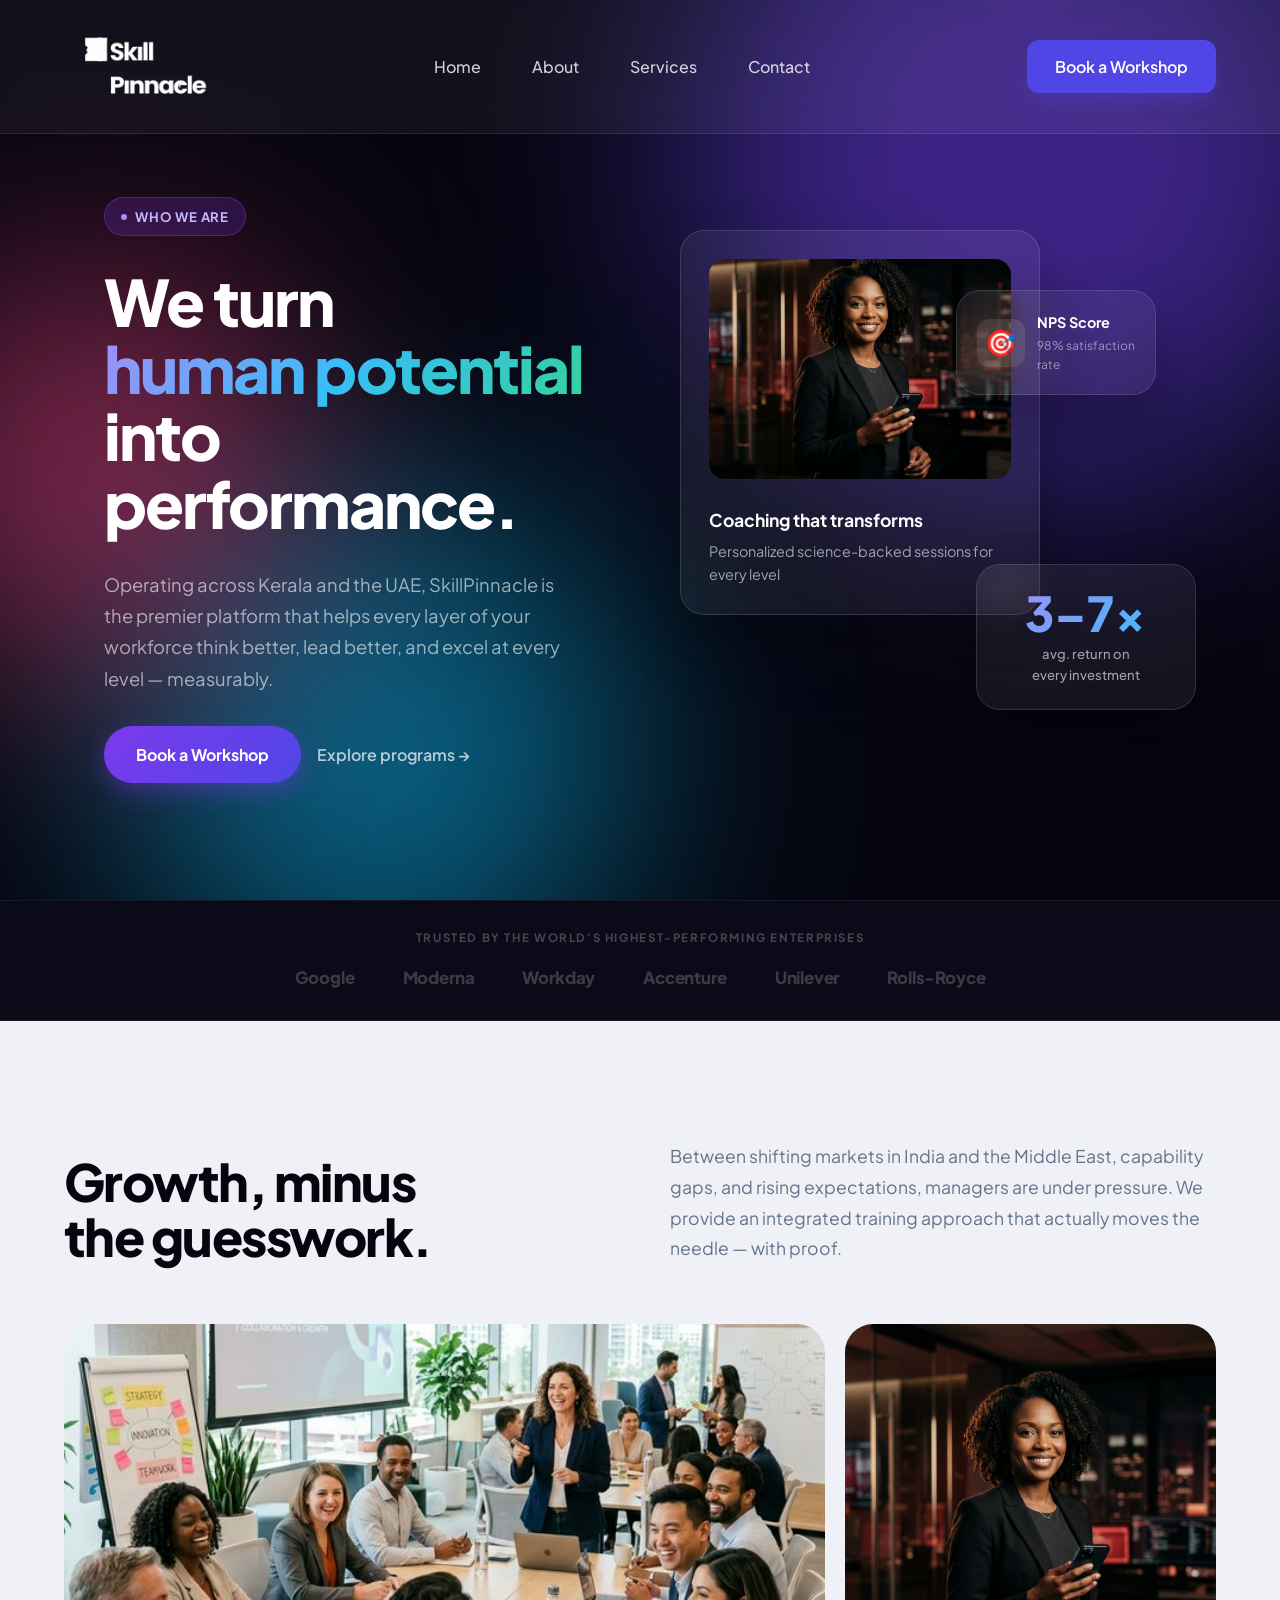
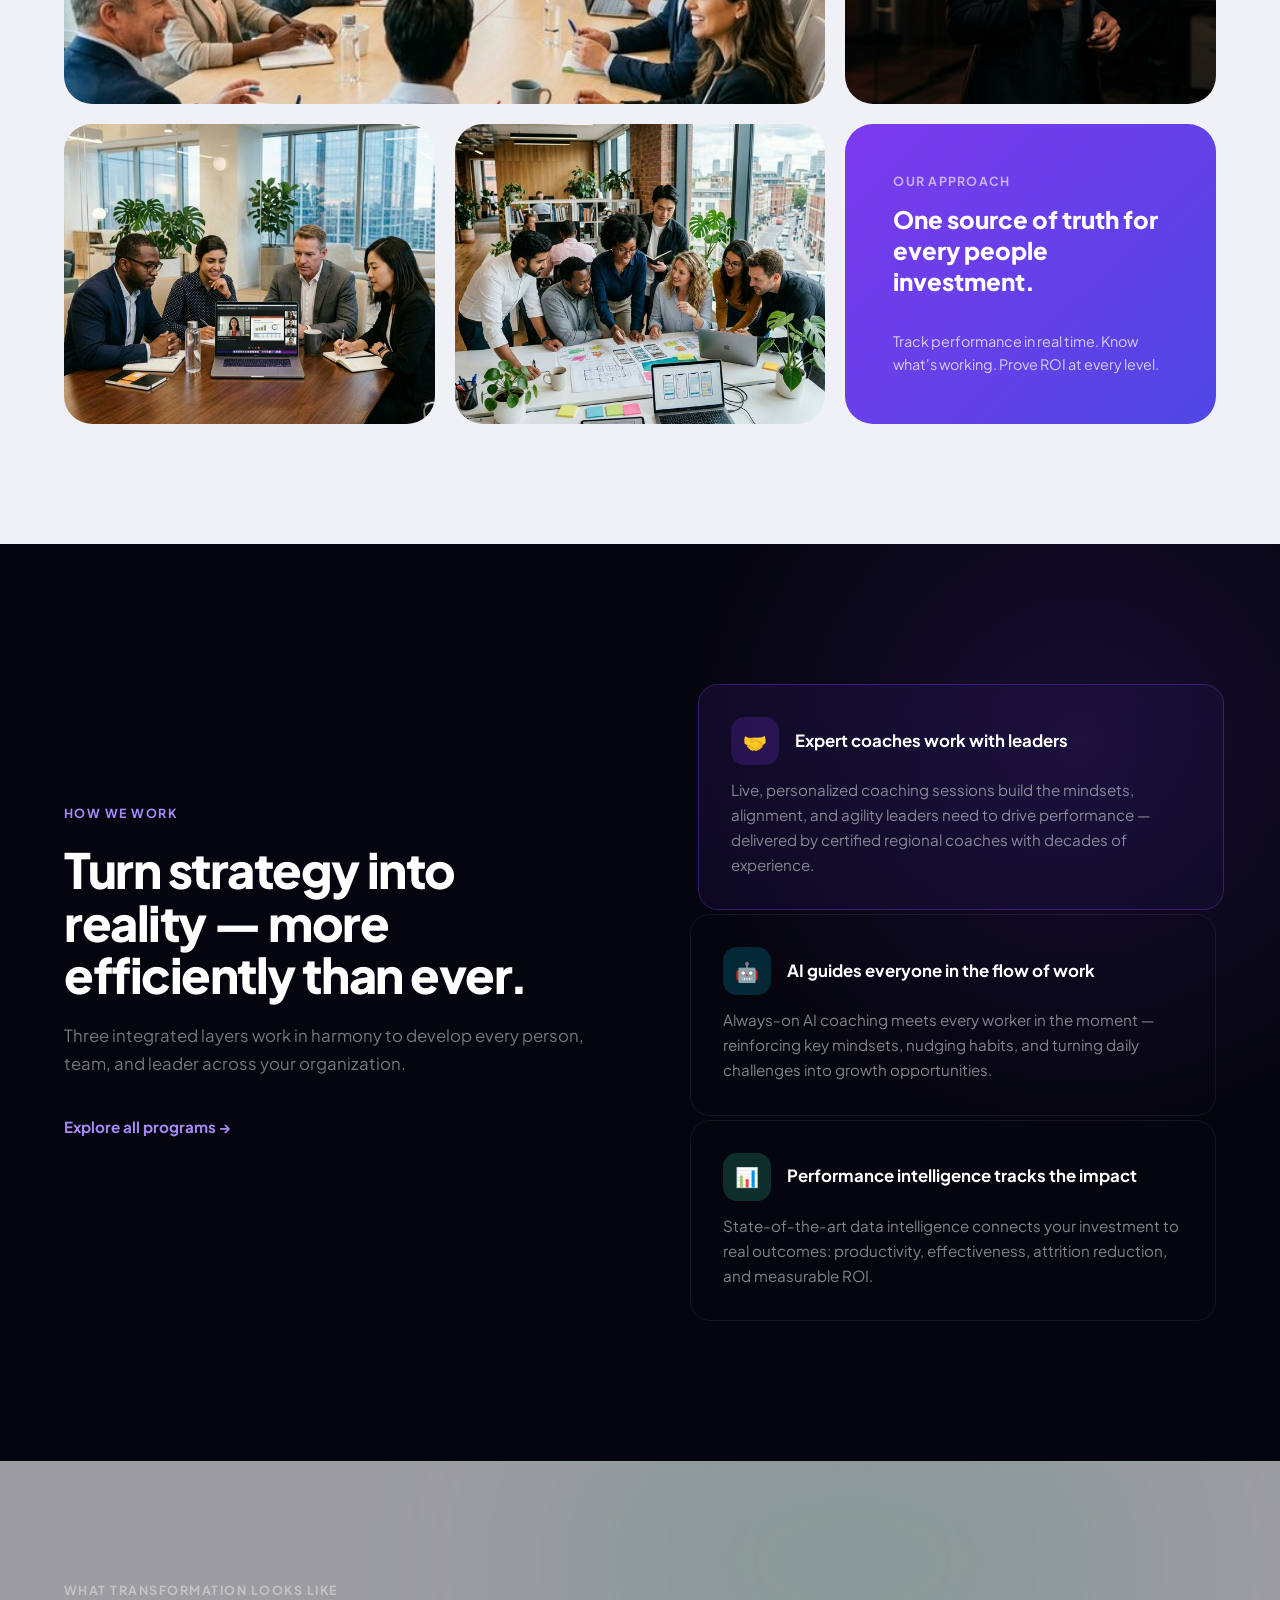
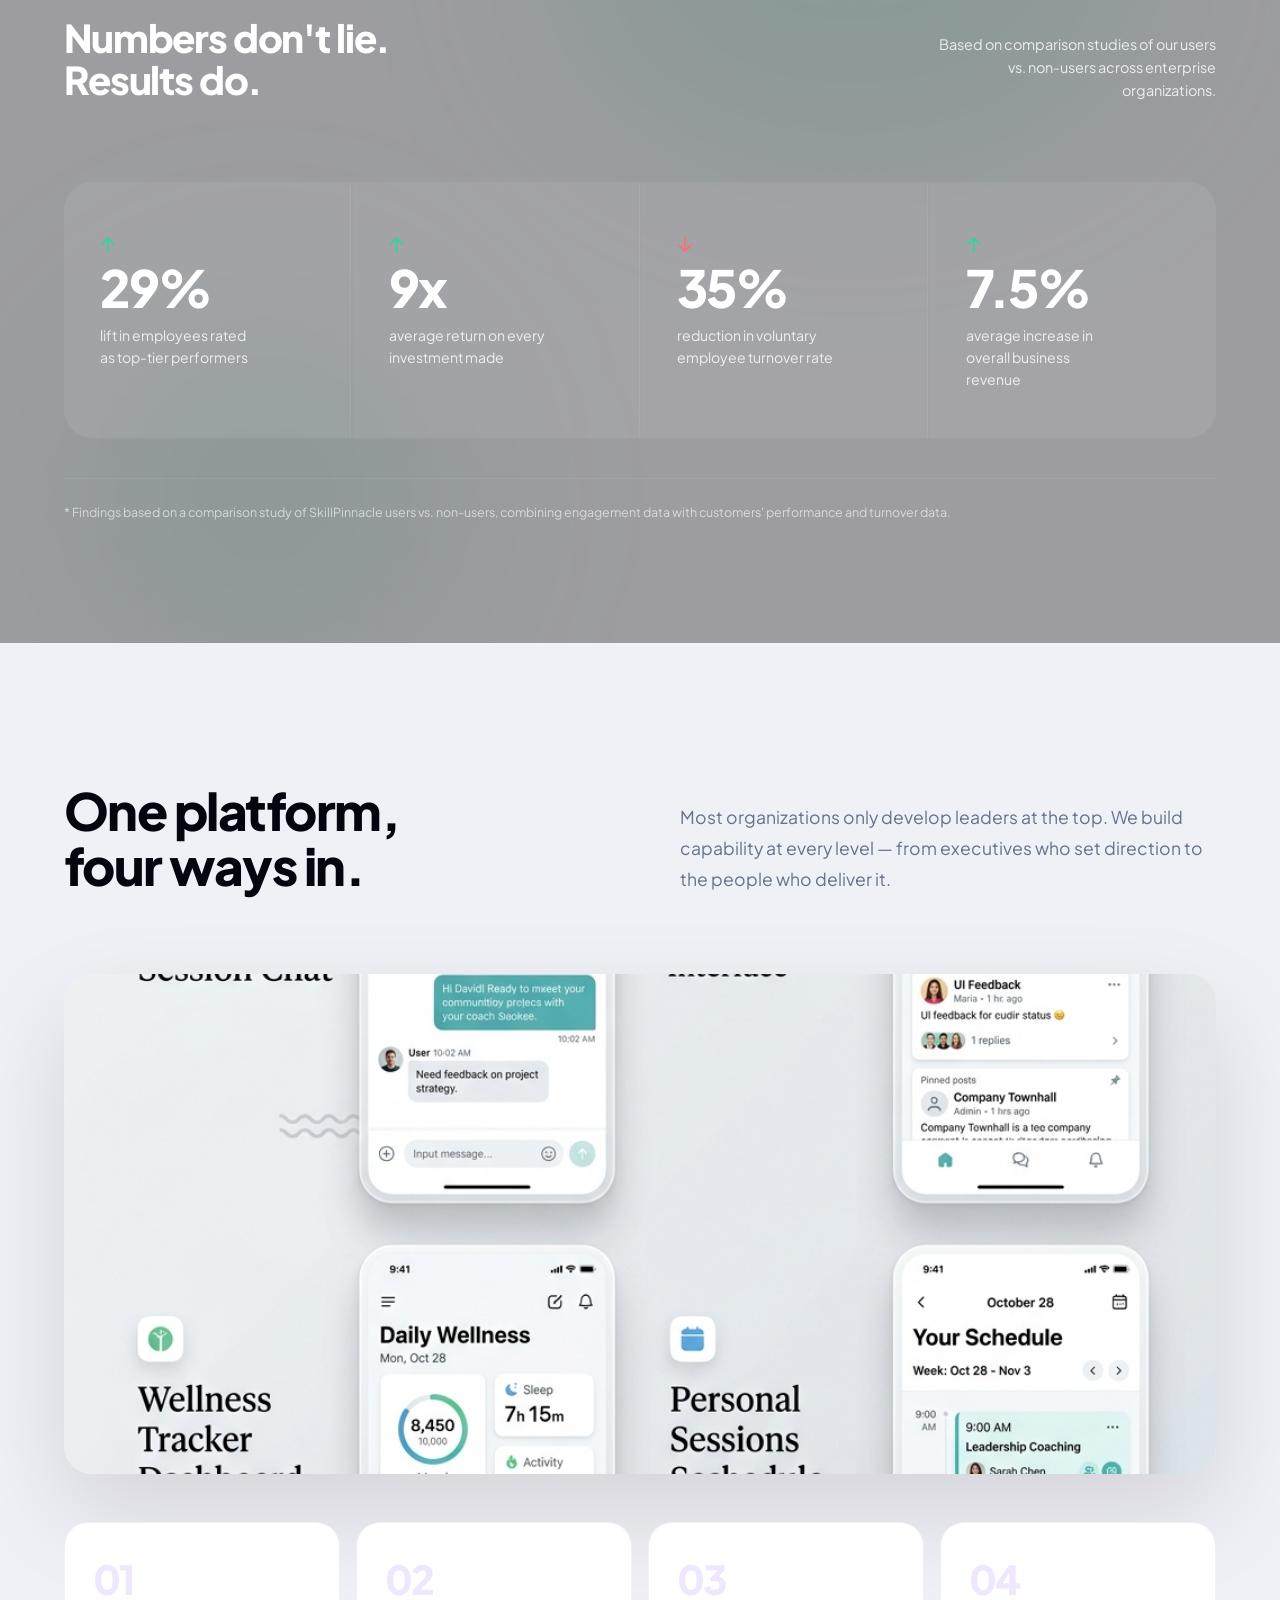
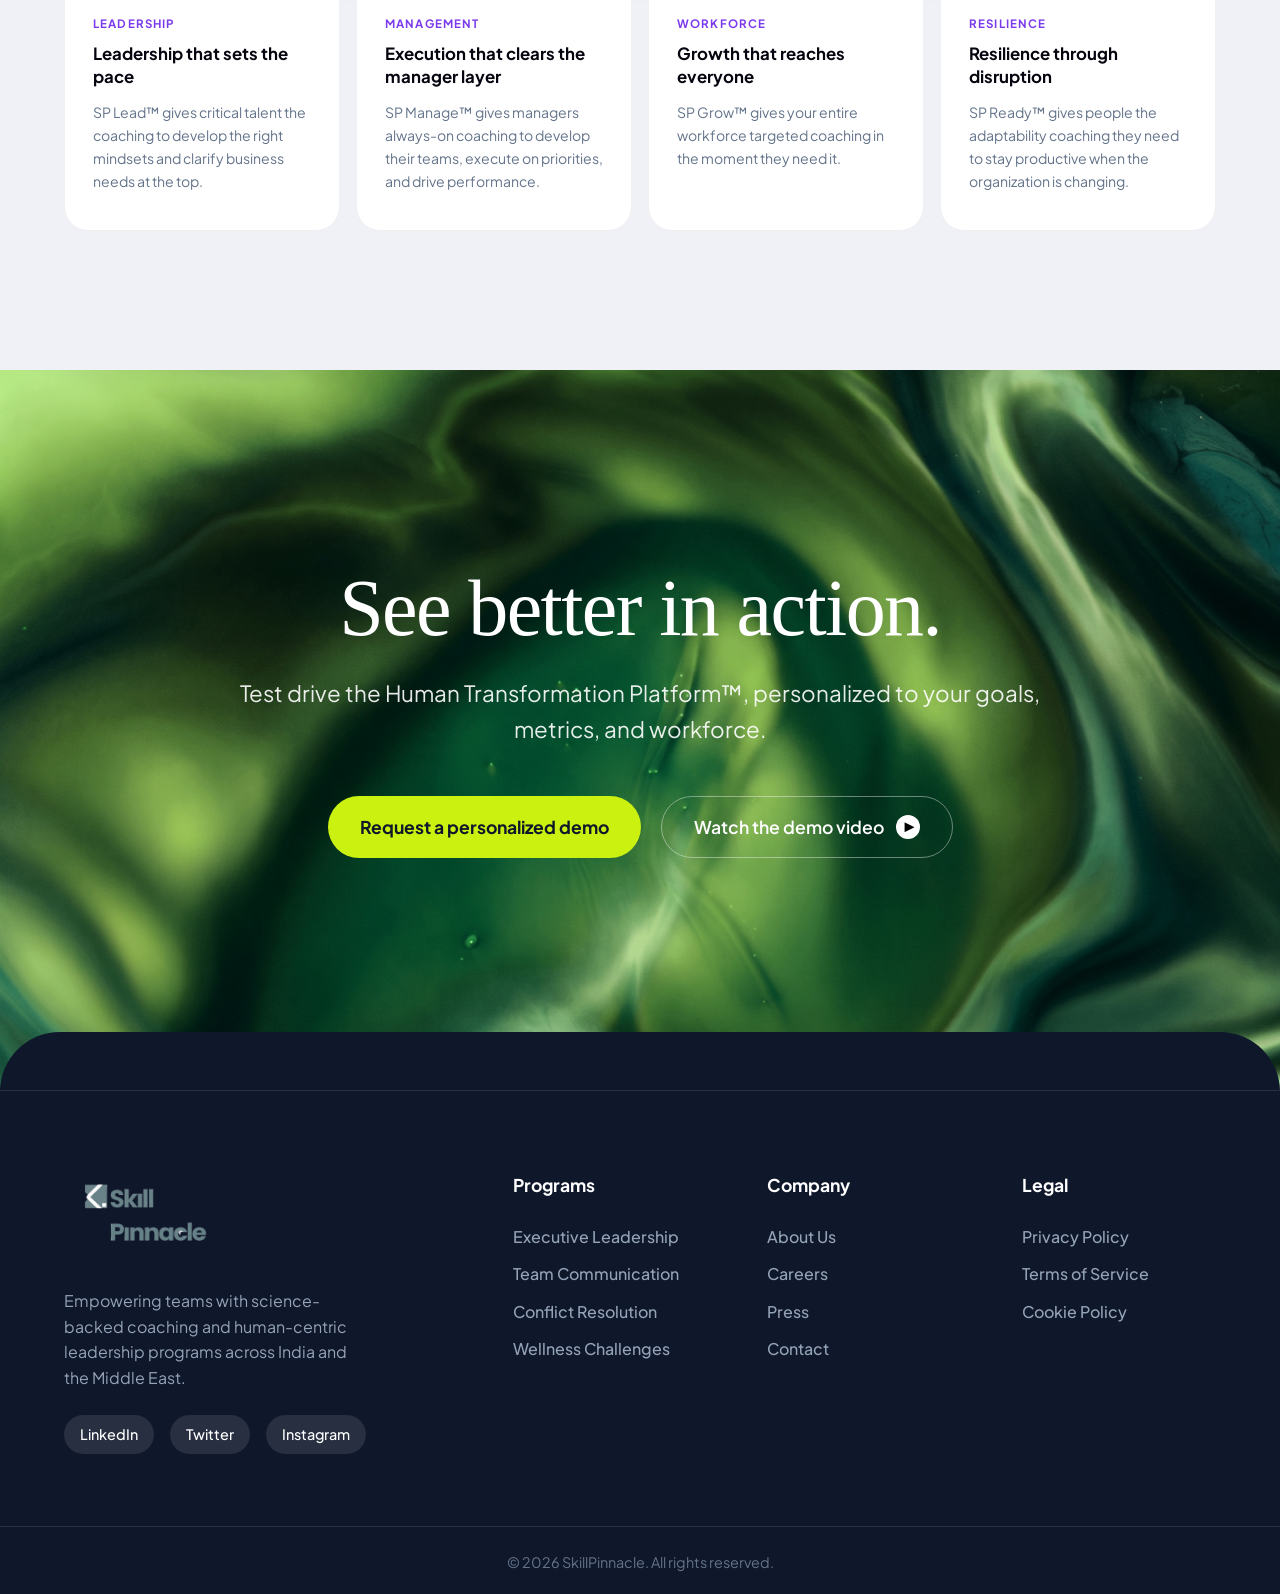
<file: about.html>
<!DOCTYPE html>
<html lang="en">
<head>
    <meta charset="UTF-8">
    <meta name="viewport" content="width=device-width, initial-scale=1.0">
    <title>About Us | Corporate Training in Kerala & UAE | SkillPinnacle</title>
    <meta name="description" content="Discover SkillPinnacle. We help organizations across Kerala and the UAE build high-performing workforces through science-backed coaching and human-centric leadership programs.">
    <link rel="stylesheet" href="style.css">
    <link rel="stylesheet" href="about.css">
    <link href="https://fonts.googleapis.com/css2?family=Plus+Jakarta+Sans:wght@400;500;600;700;800&display=swap" rel="stylesheet">
</head>
<body>

    <header class="sticky-header" id="header">
        <a href="index.html" class="logo">
            <img src="assets/logo.png" alt="SkillPinnacle Logo" class="logo-img">
        </a>
        <nav class="main-nav">
            <a href="index.html">Home</a>
            <a href="about.html">About</a>
            <a href="services.html">Services</a>
            <a href="contact.html">Contact</a>
            <a href="booking.html" class="nav-mobile-cta">Book a Workshop</a>
        </nav>
        <div class="cta-buttons">
            <a href="booking.html" class="btn btn-primary">Book a Workshop</a>
        </div>
        <button class="mobile-menu-btn" aria-label="Toggle Navigation">
            <span></span><span></span><span></span>
        </button>
    </header>

    <main>
        <section class="ab-hero">
            <div class="ab-hero-blob ab-hero-blob-1"></div>
            <div class="ab-hero-blob ab-hero-blob-2"></div>
            <div class="ab-hero-blob ab-hero-blob-3"></div>

            <div class="ab-hero-inner">
                <div class="ab-hero-left fade-up animate">
                    <div class="ab-pill-badge">
                        <span class="ab-pill-dot"></span>
                        WHO WE ARE
                    </div>
                    <h1 class="ab-hero-headline">
                        We turn<br>
                        <span class="ab-gradient-word">human potential</span><br>
                        into performance.
                    </h1>
                    <p class="ab-hero-sub">
                        Operating across Kerala and the UAE, SkillPinnacle is the premier platform that helps every layer of your workforce think better, lead better, and excel at every level — measurably.
                    </p>
                    <div class="ab-hero-actions">
                        <a href="booking.html" class="ab-btn-primary">Book a Workshop</a>
                        <a href="services.html" class="ab-btn-ghost">Explore programs →</a>
                    </div>
                </div>

                <div class="ab-hero-right fade-up animate delay-1">
                    <div class="ab-glass-card ab-card-main">
                        <img src="assets/about_hero.png" alt="Leadership coaching session at SkillPinnacle">
                        <div class="ab-card-main-body">
                            <h4>Coaching that transforms</h4>
                            <p>Personalized science-backed sessions for every level</p>
                        </div>
                    </div>

                    <div class="ab-glass-card ab-card-mini">
                        <div class="ab-card-mini-icon">🎯</div>
                        <div class="ab-card-mini-text">
                            <h5>NPS Score</h5>
                            <p>98% satisfaction rate</p>
                        </div>
                    </div>

                    <div class="ab-glass-card ab-card-stat">
                        <div class="ab-card-stat-num">3–7x</div>
                        <div class="ab-card-stat-lbl">avg. return on<br>every investment</div>
                    </div>
                </div>
            </div>
        </section>

        <section class="ab-ticker-section">
            <p class="ab-ticker-label">TRUSTED BY THE WORLD'S HIGHEST-PERFORMING ENTERPRISES</p>
            <div class="ab-ticker-logos">
                <span class="ab-t-logo">Google</span>
                <span class="ab-t-logo">Moderna</span>
                <span class="ab-t-logo">Workday</span>
                <span class="ab-t-logo">Accenture</span>
                <span class="ab-t-logo">Unilever</span>
                <span class="ab-t-logo">Rolls-Royce</span>
            </div>
        </section>

        <section class="ab-bento-section">
            <div class="ab-bento-header">
                <h2 class="ab-bento-title fade-up animate">Growth, minus<br>the guesswork.</h2>
                <p class="ab-bento-desc fade-up animate delay-1">Between shifting markets in India and the Middle East, capability gaps, and rising expectations, managers are under pressure. We provide an integrated training approach that actually moves the needle — with proof.</p>
            </div>

            <div class="ab-bento-grid fade-up animate delay-1">
                <div class="ab-bento-item ab-bento-item-1">
                    <img src="assets/workshop_1.png" alt="Team workshop in Dubai">
                    <div class="ab-bento-overlay"><span>🤝 Expert-Led Workshops</span></div>
                </div>
                <div class="ab-bento-item ab-bento-item-2">
                    <img src="assets/about_hero.png" alt="1-on-1 Coaching">
                    <div class="ab-bento-overlay"><span>🧠 1-on-1 Coaching</span></div>
                </div>
                <div class="ab-bento-item ab-bento-item-3">
                    <img src="assets/amp_card_1_1775747048935.png" alt="Online virtual training">
                    <div class="ab-bento-overlay"><span>📊 Online Trainings</span></div>
                </div>
                <div class="ab-bento-item ab-bento-item-4">
                    <img src="assets/team_communication.png" alt="Corporate team communication setup">
                    <div class="ab-bento-overlay"><span>💬 Team Communication</span></div>
                </div>
                <div class="ab-bento-callout ab-bento-item-5">
                    <div>
                        <p class="ab-bc-eyebrow">Our Approach</p>
                        <h3>One source of truth for every people investment.</h3>
                    </div>
                    <p>Track performance in real time. Know what's working. Prove ROI at every level.</p>
                </div>
            </div>
        </section>

        <section class="ab-strategy-section">
            <div class="ab-strategy-inner">
                <div class="ab-strategy-left-content fade-up animate">
                    <p class="ab-strategy-eyebrow">How We Work</p>
                    <h2 class="ab-strategy-headline">Turn strategy into reality — more efficiently than ever.</h2>
                    <p class="ab-strategy-subtext">Three integrated layers work in harmony to develop every person, team, and leader across your organization.</p>
                    <a href="services.html" class="ab-strategy-cta">Explore all programs →</a>
                </div>

                <div class="ab-strategy-items fade-up animate delay-1">
                    <div class="ab-strategy-item active-item">
                        <div class="ab-si-top">
                            <div class="ab-si-icon purple">🤝</div>
                            <h4>Expert coaches work with leaders</h4>
                        </div>
                        <p>Live, personalized coaching sessions build the mindsets, alignment, and agility leaders need to drive performance — delivered by certified regional coaches with decades of experience.</p>
                    </div>

                    <div class="ab-strategy-item">
                        <div class="ab-si-top">
                            <div class="ab-si-icon teal">🤖</div>
                            <h4>AI guides everyone in the flow of work</h4>
                        </div>
                        <p>Always-on AI coaching meets every worker in the moment — reinforcing key mindsets, nudging habits, and turning daily challenges into growth opportunities.</p>
                    </div>

                    <div class="ab-strategy-item">
                        <div class="ab-si-top">
                            <div class="ab-si-icon green">📊</div>
                            <h4>Performance intelligence tracks the impact</h4>
                        </div>
                        <p>State-of-the-art data intelligence connects your investment to real outcomes: productivity, effectiveness, attrition reduction, and measurable ROI.</p>
                    </div>
                </div>
            </div>
        </section>

        <section class="ab-stats-section">
            <video autoplay loop muted playsinline class="ab-stats-bg">
                <source src="assets/nbg.mp4" type="video/mp4">
            </video>
            <div class="ab-stats-overlay"></div>
            <div class="ab-stats-glow ab-stats-glow-1"></div>
            <div class="ab-stats-glow ab-stats-glow-2"></div>

            <div class="ab-stats-inner">
                <div class="ab-stats-top">
                    <div>
                        <p class="ab-stats-eyebrow">What transformation looks like</p>
                        <h2 class="ab-stats-title">Numbers don't lie.<br>Results do.</h2>
                    </div>
                    <p class="ab-stats-right-note">Based on comparison studies of our users vs. non-users across enterprise organizations.</p>
                </div>

                <div class="ab-stats-grid">
                    <div class="ab-stat-item fade-up animate">
                        <div class="ab-stat-arrow">↑</div>
                        <div class="ab-stat-num"><span class="ab-count-up" data-target="41">0</span>%</div>
                        <div class="ab-stat-desc">lift in employees rated as top-tier performers</div>
                    </div>
                    <div class="ab-stat-item fade-up animate delay-1">
                        <div class="ab-stat-arrow">↑</div>
                        <div class="ab-stat-num"><span class="ab-count-up" data-target="14">0</span>x</div>
                        <div class="ab-stat-desc">average return on every investment made</div>
                    </div>
                    <div class="ab-stat-item fade-up animate delay-2">
                        <div class="ab-stat-arrow down">↓</div>
                        <div class="ab-stat-num"><span class="ab-count-up" data-target="50">0</span>%</div>
                        <div class="ab-stat-desc">reduction in voluntary employee turnover rate</div>
                    </div>
                    <div class="ab-stat-item fade-up animate delay-3">
                        <div class="ab-stat-arrow">↑</div>
                        <div class="ab-stat-num">7.5%</div>
                        <div class="ab-stat-desc">average increase in overall business revenue</div>
                    </div>
                </div>

                <p class="ab-stats-footnote">* Findings based on a comparison study of SkillPinnacle users vs. non-users, combining engagement data with customers' performance and turnover data.</p>
            </div>
        </section>

        <section class="ab-platform-section">
            <div class="ab-platform-inner">
                <div class="ab-platform-header">
                    <h2 class="ab-platform-headline fade-up animate">One platform,<br>four ways in.</h2>
                    <p class="ab-platform-desc fade-up animate delay-1">Most organizations only develop leaders at the top. We build capability at every level — from executives who set direction to the people who deliver it.</p>
                </div>

                <div class="ab-platform-image fade-up animate">
                    <img src="assets/about_platform.png" alt="SkillPinnacle platform interface">
                </div>

                <div class="ab-feat-grid">
                    <div class="ab-feat-card fade-up animate">
                        <div class="ab-feat-num">01</div>
                        <div class="ab-feat-tag">Leadership</div>
                        <h4>Leadership that sets the pace</h4>
                        <p>SP Lead™ gives critical talent the coaching to develop the right mindsets and clarify business needs at the top.</p>
                    </div>
                    <div class="ab-feat-card fade-up animate delay-1">
                        <div class="ab-feat-num">02</div>
                        <div class="ab-feat-tag">Management</div>
                        <h4>Execution that clears the manager layer</h4>
                        <p>SP Manage™ gives managers always-on coaching to develop their teams, execute on priorities, and drive performance.</p>
                    </div>
                    <div class="ab-feat-card fade-up animate delay-2">
                        <div class="ab-feat-num">03</div>
                        <div class="ab-feat-tag">Workforce</div>
                        <h4>Growth that reaches everyone</h4>
                        <p>SP Grow™ gives your entire workforce targeted coaching in the moment they need it.</p>
                    </div>
                    <div class="ab-feat-card fade-up animate delay-3">
                        <div class="ab-feat-num">04</div>
                        <div class="ab-feat-tag">Resilience</div>
                        <h4>Resilience through disruption</h4>
                        <p>SP Ready™ gives people the adaptability coaching they need to stay productive when the organization is changing.</p>
                    </div>
                </div>
            </div>
        </section>

        <section class="nps-cta-layer">
            <img src="assets/footerbg.png" alt="SkillPinnacle Transform Background" class="nps-bg-video">
            <div class="nps-cta-content text-center fade-up animate">
                <h2 class="nps-heading">See better in action.</h2>
                <p class="nps-sub">Test drive the Human Transformation Platform™, personalized to your goals, metrics, and workforce.</p>
                <div class="nps-actions">
                    <a href="booking.html" class="btn btn-lemon">Request a personalized demo</a>
                    <a href="#video" class="btn btn-outline-white">Watch the demo video <span class="nps-play-icon">&#x25B6;</span></a>
                </div>
            </div>
            <div class="nps-floor-curve"></div>
        </section>

    </main>

    <footer class="site-footer">
        <div class="max-w footer-grid">
            <div class="footer-col brand-col">
                <a href="index.html" class="logo">
                    <img src="assets/logo.png" alt="SkillPinnacle Logo" class="logo-img">
                </a>
                <p>Empowering teams with science-backed coaching and human-centric leadership programs across India and the Middle East.</p>
                <div class="social-links">
                    <a href="#">LinkedIn</a>
                    <a href="#">Twitter</a>
                    <a href="#">Instagram</a>
                </div>
            </div>
            <div class="footer-col">
                <h4>Programs</h4>
                <a href="#">Executive Leadership</a>
                <a href="#">Team Communication</a>
                <a href="#">Conflict Resolution</a>
                <a href="#">Wellness Challenges</a>
            </div>
            <div class="footer-col">
                <h4>Company</h4>
                <a href="about.html">About Us</a>
                <a href="#">Careers</a>
                <a href="#">Press</a>
                <a href="contact.html">Contact</a>
            </div>
            <div class="footer-col">
                <h4>Legal</h4>
                <a href="#">Privacy Policy</a>
                <a href="#">Terms of Service</a>
                <a href="#">Cookie Policy</a>
            </div>
        </div>
        <div class="footer-bottom max-w">
            <p>&copy; 2026 SkillPinnacle. All rights reserved.</p>
        </div>
    </footer>

    <script src="script.js"></script>
    <script>
        const counters = document.querySelectorAll('.ab-count-up');
        const obs = new IntersectionObserver((entries) => {
            entries.forEach(entry => {
                if (!entry.isIntersecting || entry.target.dataset.done) return;
                entry.target.dataset.done = true;
                const target = +entry.target.dataset.target;
                let count = 0;
                const step = target / 70;
                const timer = setInterval(() => {
                    count = Math.min(count + step, target);
                    entry.target.textContent = Math.floor(count);
                    if (count >= target) clearInterval(timer);
                }, 16);
            });
        }, { threshold: 0.5 });
        counters.forEach(c => obs.observe(c));

        document.querySelectorAll('.ab-strategy-item').forEach(item => {
            item.addEventListener('mouseenter', () => {
                document.querySelectorAll('.ab-strategy-item').forEach(i => i.classList.remove('active-item'));
                item.classList.add('active-item');
            });
        });
    </script>
</body>
</html>
</file>
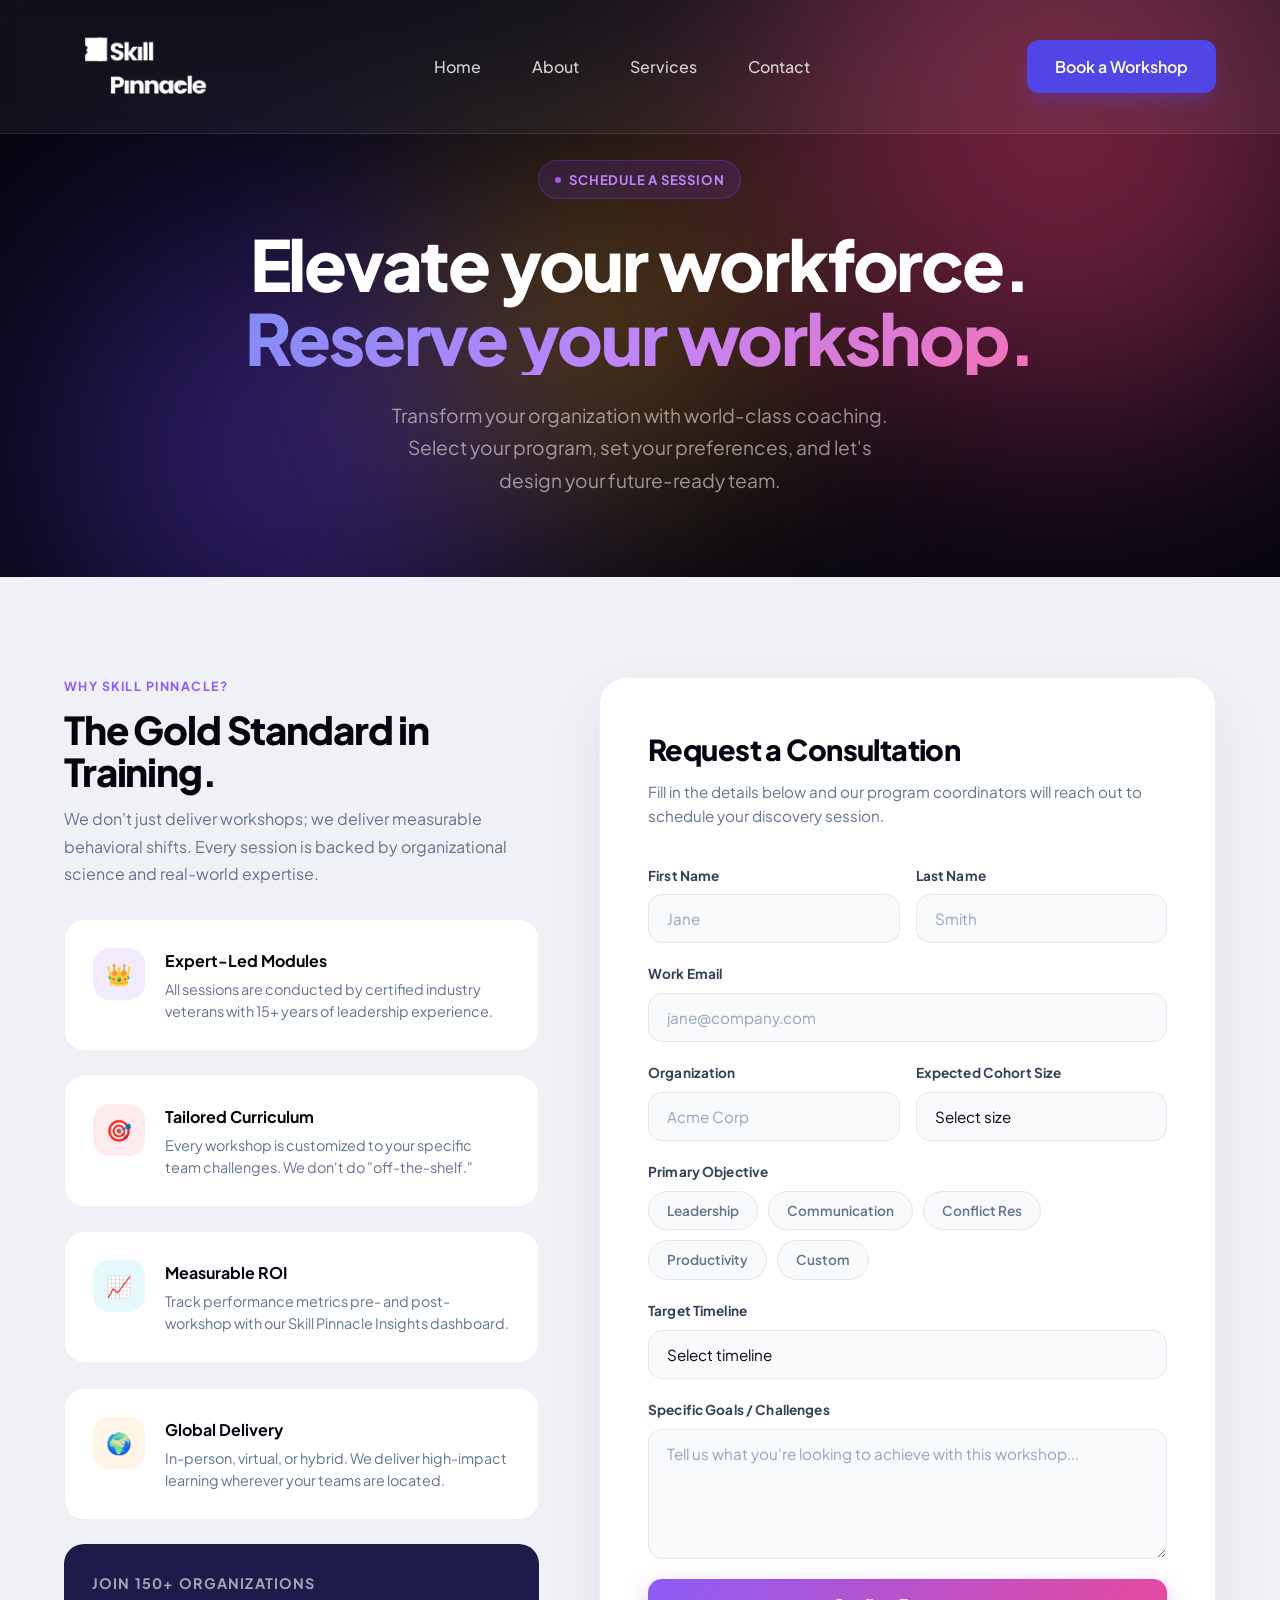
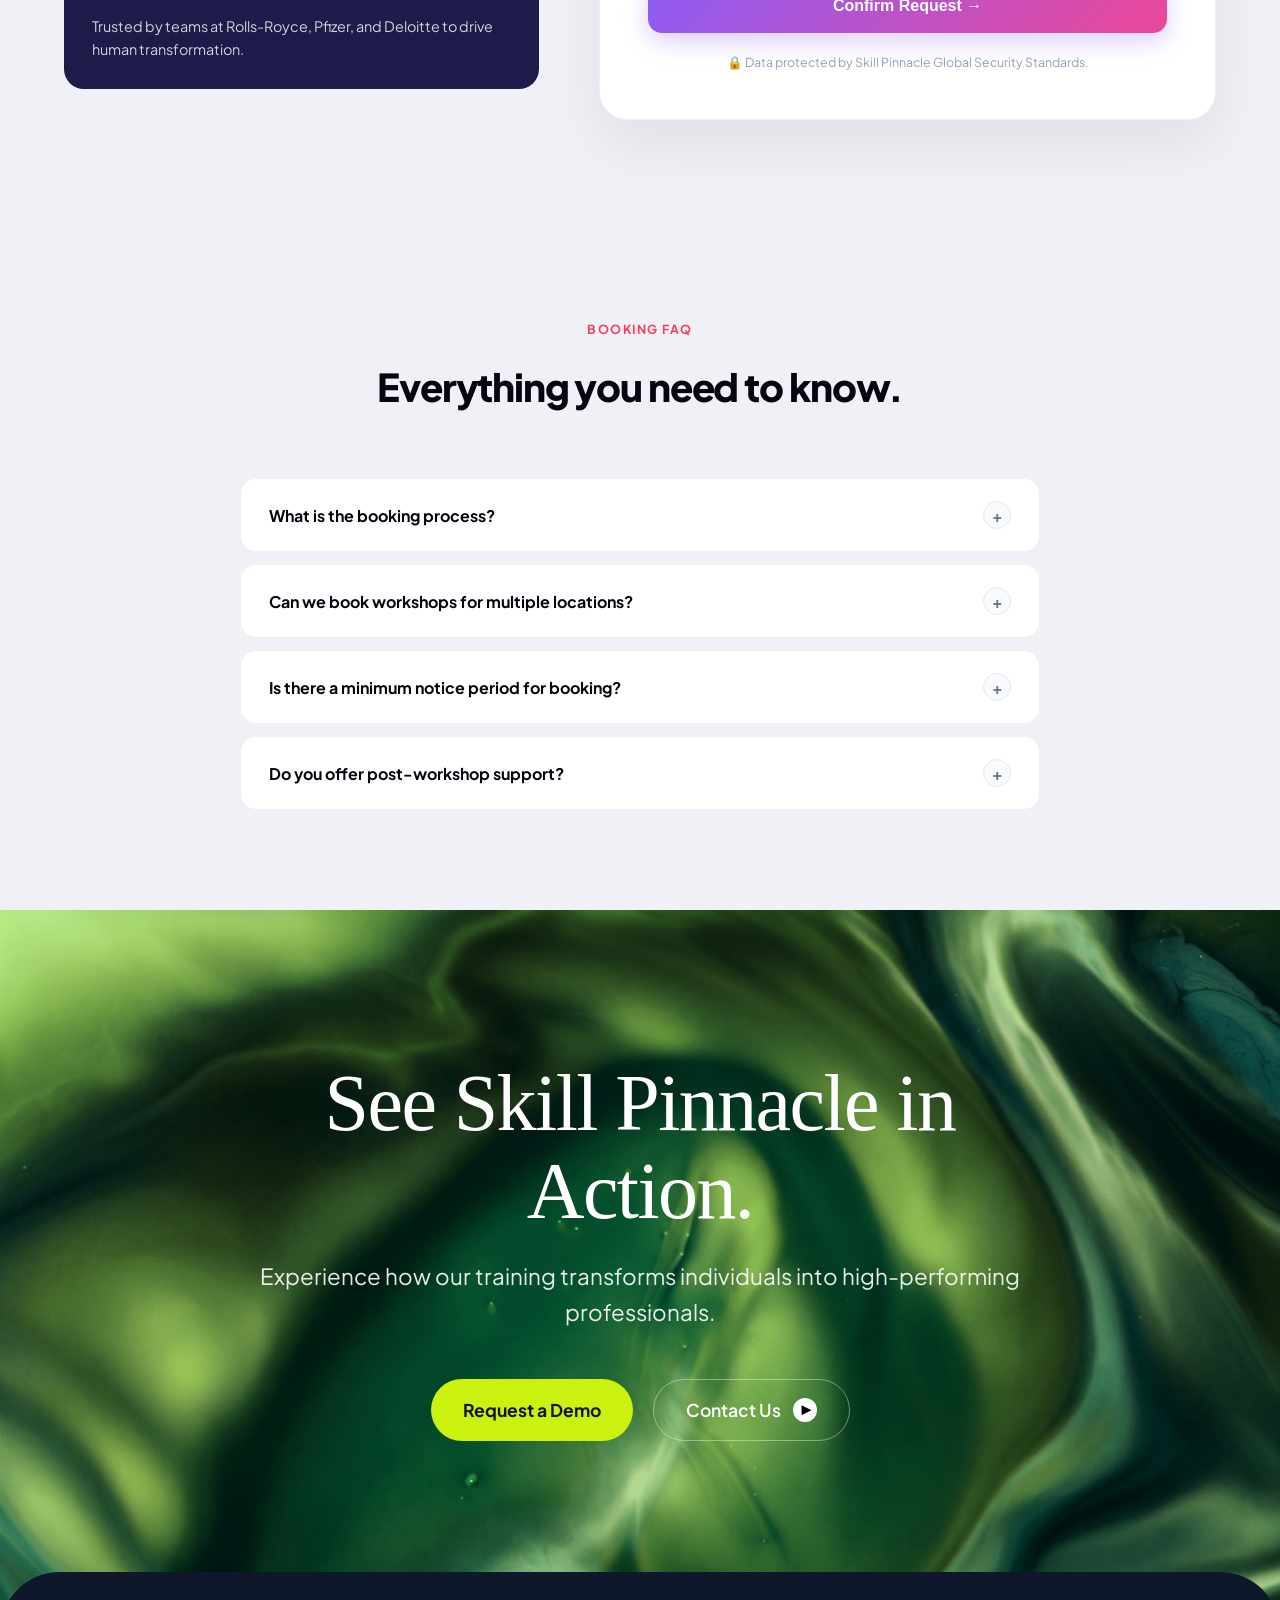
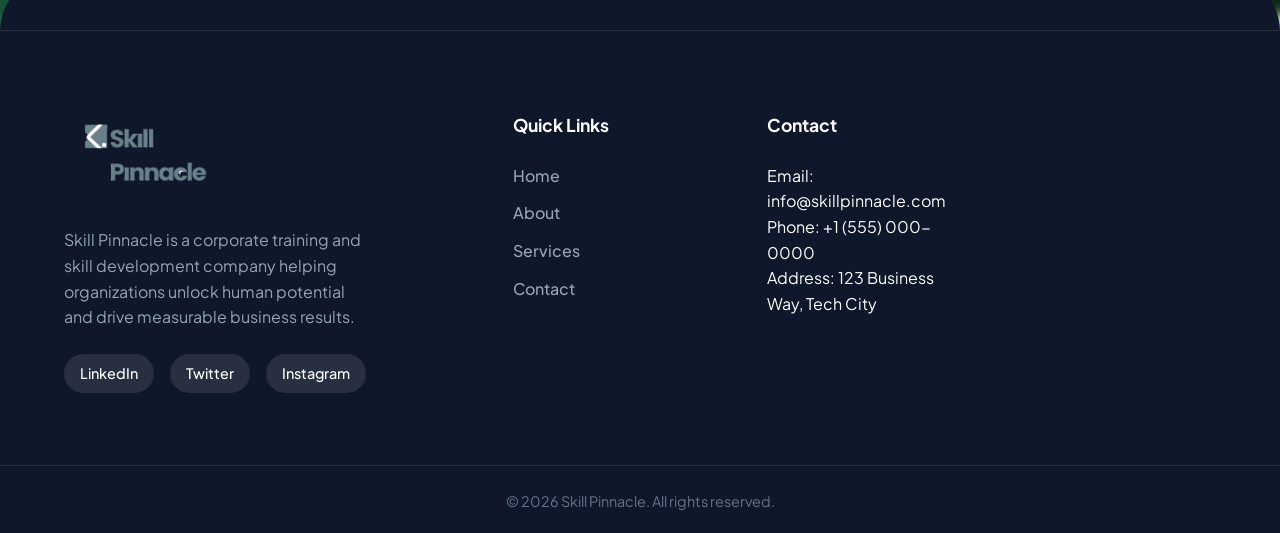
<file: booking.html>
<!DOCTYPE html>
<html lang="en">
<head>
    <meta charset="UTF-8">
    <meta name="viewport" content="width=device-width, initial-scale=1.0">
    <title>Book a Workshop | Skill Pinnacle</title>
    <meta name="description" content="Schedule a world-class corporate training workshop. Choose your program, select your preferences, and let's design a future-ready team together.">
    <link rel="stylesheet" href="style.css">
    <link rel="stylesheet" href="contact.css">
    <link href="https://fonts.googleapis.com/css2?family=Plus+Jakarta+Sans:wght@400;500;600;700;800&display=swap" rel="stylesheet">
</head>
<body>

    <!-- HEADER -->
    <header class="sticky-header" id="header">
        <a href="index.html" class="logo">
            <img src="assets/logo.png" alt="Skill Pinnacle" class="logo-img">
        </a>
        <nav class="main-nav">
            <a href="index.html">Home</a>
            <a href="about.html">About</a>
            <a href="services.html">Services</a>
            <a href="contact.html">Contact</a>
            <a href="booking.html" class="nav-mobile-cta">Book a Workshop</a>
        </nav>
        <div class="cta-buttons">
            <a href="booking.html" class="btn btn-primary">Book a Workshop</a>
        </div>
        <button class="mobile-menu-btn">
            <span></span><span></span><span></span>
        </button>
    </header>

    <main>

        <!-- ====== HERO ====== -->
        <section class="ct-hero">
            <div class="ct-blob ct-blob-1"></div>
            <div class="ct-blob ct-blob-2"></div>
            <div class="ct-blob ct-blob-3"></div>

            <div class="ct-hero-inner fade-up animate">
                <div class="ct-pill-badge" style="background: rgba(124, 58, 237, 0.15); border-color: rgba(124, 58, 237, 0.35); color: #c084fc;">
                    <span class="ct-pill-dot" style="background: #a855f7;"></span>
                    SCHEDULE A SESSION
                </div>
                <h1 class="ct-hero-headline">
                    Elevate your workforce.<br>
                    <span class="ct-gradient-word" style="background: linear-gradient(135deg, #818cf8, #c084fc, #f472b6); -webkit-background-clip: text; -webkit-text-fill-color: transparent; background-clip: text;">Reserve your workshop.</span>
                </h1>
                <p class="ct-hero-sub">
                    Transform your organization with world-class coaching. Select your program, set your preferences, and let's design your future-ready team.
                </p>
            </div>
        </section>

        <!-- ====== MAIN BOOKING SECTION ====== -->
        <section class="ct-main">
            <div class="ct-main-inner">

                <!-- LEFT: Info -->
                <div class="ct-info">
                    <div class="ct-info-header fade-up animate">
                        <p class="ct-info-eyebrow" style="color: #8b5cf6;">Why Skill Pinnacle?</p>
                        <h2 class="ct-info-title">The Gold Standard in Training.</h2>
                        <p class="ct-info-sub">We don't just deliver workshops; we deliver measurable behavioral shifts. Every session is backed by organizational science and real-world expertise.</p>
                    </div>

                    <div class="ct-info-card fade-up animate delay-1">
                        <div class="ct-card-icon purple">👑</div>
                        <div class="ct-card-body">
                            <h4>Expert-Led Modules</h4>
                            <p>All sessions are conducted by certified industry veterans with 15+ years of leadership experience.</p>
                        </div>
                    </div>

                    <div class="ct-info-card fade-up animate delay-1">
                        <div class="ct-card-icon pink">🎯</div>
                        <div class="ct-card-body">
                            <h4>Tailored Curriculum</h4>
                            <p>Every workshop is customized to your specific team challenges. We don't do "off-the-shelf."</p>
                        </div>
                    </div>

                    <div class="ct-info-card fade-up animate delay-2">
                        <div class="ct-card-icon teal">📈</div>
                        <div class="ct-card-body">
                            <h4>Measurable ROI</h4>
                            <p>Track performance metrics pre- and post-workshop with our Skill Pinnacle Insights dashboard.</p>
                        </div>
                    </div>

                    <div class="ct-info-card fade-up animate delay-2">
                        <div class="ct-card-icon amber">🌍</div>
                        <div class="ct-card-body">
                            <h4>Global Delivery</h4>
                            <p>In-person, virtual, or hybrid. We deliver high-impact learning wherever your teams are located.</p>
                        </div>
                    </div>

                    <div class="ct-socials fade-up animate delay-3" style="background: #1e1b4b;">
                        <h4 style="color: rgba(255,255,255,0.6);">Join 150+ Organizations</h4>
                        <div style="color: white; font-size: 0.9rem; opacity: 0.8;">Trusted by teams at Rolls-Royce, Pfizer, and Deloitte to drive human transformation.</div>
                    </div>
                </div>

                <!-- RIGHT: Form -->
                <div class="ct-form-wrap fade-up animate delay-1">
                    <div class="ct-form-header">
                        <h3>Request a Consultation</h3>
                        <p>Fill in the details below and our program coordinators will reach out to schedule your discovery session.</p>
                    </div>

                    <form class="ct-form" id="bookingForm" action="#" method="POST">
                        <div class="ct-row">
                            <div class="ct-field">
                                <label class="ct-label" for="firstName">First Name</label>
                                <input id="firstName" type="text" class="ct-input" placeholder="Jane" required>
                            </div>
                            <div class="ct-field">
                                <label class="ct-label" for="lastName">Last Name</label>
                                <input id="lastName" type="text" class="ct-input" placeholder="Smith" required>
                            </div>
                        </div>

                        <div class="ct-field">
                            <label class="ct-label" for="workEmail">Work Email</label>
                            <input id="workEmail" type="email" class="ct-input" placeholder="jane@company.com" required>
                        </div>

                        <div class="ct-row">
                            <div class="ct-field">
                                <label class="ct-label" for="company">Organization</label>
                                <input id="company" type="text" class="ct-input" placeholder="Acme Corp">
                            </div>
                            <div class="ct-field">
                                <label class="ct-label" for="teamSize">Expected Cohort Size</label>
                                <select id="teamSize" class="ct-select">
                                    <option value="" disabled selected>Select size</option>
                                    <option>5–15 (Executive)</option>
                                    <option>16–50 (Managerial)</option>
                                    <option>50–200 (Department)</option>
                                    <option>200+ (Enterprise)</option>
                                </select>
                            </div>
                        </div>

                        <div class="ct-field">
                            <label class="ct-label">Primary Objective</label>
                            <div class="ct-program-pills">
                                <span class="ct-prog-pill" data-val="exec">Leadership</span>
                                <span class="ct-prog-pill" data-val="team">Communication</span>
                                <span class="ct-prog-pill" data-val="conflict">Conflict Res</span>
                                <span class="ct-prog-pill" data-val="wellness">Productivity</span>
                                <span class="ct-prog-pill" data-val="custom">Custom</span>
                            </div>
                        </div>

                        <div class="ct-field">
                            <label class="ct-label" for="timeline">Target Timeline</label>
                            <select id="timeline" class="ct-select">
                                <option value="" disabled selected>Select timeline</option>
                                <option>Next 30 days</option>
                                <option>Next 3 months</option>
                                <option>Next 6 months</option>
                                <option>Just exploring</option>
                            </select>
                        </div>

                        <div class="ct-field">
                            <label class="ct-label" for="message">Specific Goals / Challenges</label>
                            <textarea id="message" class="ct-textarea" placeholder="Tell us what you're looking to achieve with this workshop..." required></textarea>
                        </div>

                        <button type="submit" class="ct-submit" style="background: linear-gradient(135deg, #8b5cf6, #ec4899); box-shadow: 0 8px 24px rgba(139, 92, 246, 0.3);">Confirm Request →</button>
                        <p class="ct-form-note">🔒 Data protected by Skill Pinnacle Global Security Standards.</p>
                    </form>
                </div>
            </div>
        </section>

        <!-- ====== FAQ ====== -->
        <section class="ct-faq-section">
            <div class="ct-faq-inner">
                <div class="ct-faq-header fade-up animate">
                    <p class="ct-faq-eyebrow">Booking FAQ</p>
                    <h2 class="ct-faq-title">Everything you need to know.</h2>
                </div>
                <div class="ct-faq-list fade-up animate delay-1">
                    <div class="ct-faq-item">
                        <button class="ct-faq-q">What is the booking process? <span class="ct-faq-icon">+</span></button>
                        <div class="ct-faq-a">After submitting your request, a program coordinator will reach out within 24 hours to schedule a discovery session. We'll then customize the curriculum and finalize dates and delivery formats.</div>
                    </div>
                    <div class="ct-faq-item">
                        <button class="ct-faq-q">Can we book workshops for multiple locations? <span class="ct-faq-icon">+</span></button>
                        <div class="ct-faq-a">Yes. We specialize in global rollouts and can deliver synchronized training across multiple offices and timezones, either in-person or virtually.</div>
                    </div>
                    <div class="ct-faq-item">
                        <button class="ct-faq-q">Is there a minimum notice period for booking? <span class="ct-faq-icon">+</span></button>
                        <div class="ct-faq-a">We generally recommend booking at least 4-6 weeks in advance to allow for proper customization, though we can sometimes accommodate urgent requests within 2 weeks.</div>
                    </div>
                    <div class="ct-faq-item">
                        <button class="ct-faq-q">Do you offer post-workshop support? <span class="ct-faq-icon">+</span></button>
                        <div class="ct-faq-a">Absolutely. All our workshops include a 3-month sustainment period with follow-up nudges, impact reporting, and access to our digital learning resources.</div>
                    </div>
                </div>
            </div>
        </section>

        <!-- ====== NPS CTA ====== -->
        <section class="nps-cta-layer">
            <img src="assets/footerbg.png" alt="" class="nps-bg-video">
            <div class="nps-cta-content text-center fade-up animate">
                <h2 class="nps-heading">See Skill Pinnacle in Action.</h2>
                <p class="nps-sub">Experience how our training transforms individuals into high-performing professionals.</p>
                <div class="nps-actions">
                    <a href="booking.html" class="btn btn-lemon">Request a Demo</a>
                    <a href="contact.html" class="btn btn-outline-white">Contact Us <span class="nps-play-icon">&#x25B6;</span></a>
                </div>
            </div>
            <div class="nps-floor-curve"></div>
        </section>

    </main>

    <!-- FOOTER -->
    <footer class="site-footer">
        <div class="max-w footer-grid">
            <div class="footer-col brand-col">
                <a href="index.html" class="logo">
                    <img src="assets/logo.png" alt="Skill Pinnacle" class="logo-img">
                </a>
                <p>Skill Pinnacle is a corporate training and skill development company helping organizations unlock human potential and drive measurable business results.</p>
                <div class="social-links">
                    <a href="#">LinkedIn</a>
                    <a href="#">Twitter</a>
                    <a href="#">Instagram</a>
                </div>
            </div>
            <div class="footer-col">
                <h4>Quick Links</h4>
                <a href="index.html">Home</a>
                <a href="about.html">About</a>
                <a href="services.html">Services</a>
                <a href="contact.html">Contact</a>
            </div>
            <div class="footer-col">
                <h4>Contact</h4>
                <p>Email: info@skillpinnacle.com</p>
                <p>Phone: +1 (555) 000-0000</p>
                <p>Address: 123 Business Way, Tech City</p>
            </div>
        </div>
        <div class="footer-bottom max-w">
            <p>&copy; 2026 Skill Pinnacle. All rights reserved.</p>
        </div>
    </footer>

    <script src="script.js"></script>
    <script>
        // Program pill toggle
        document.querySelectorAll('.ct-prog-pill').forEach(pill => {
            pill.addEventListener('click', () => pill.classList.toggle('selected'));
        });

        // FAQ accordion
        document.querySelectorAll('.ct-faq-item').forEach(item => {
            item.querySelector('.ct-faq-q').addEventListener('click', () => {
                const isOpen = item.classList.contains('open');
                document.querySelectorAll('.ct-faq-item').forEach(i => i.classList.remove('open'));
                if (!isOpen) item.classList.add('open');
            });
        });

        // Form submit feedback
        document.getElementById('bookingForm').addEventListener('submit', function(e) {
            e.preventDefault();
            const btn = this.querySelector('.ct-submit');
            btn.textContent = '✓ Request Received!';
            btn.style.background = 'linear-gradient(135deg, #059669, #34d399)';
            btn.style.boxShadow = '0 8px 24px rgba(5,150,105,0.4)';
            setTimeout(() => {
                btn.textContent = 'Confirm Request →';
                btn.style.background = '';
                btn.style.boxShadow = '';
            }, 3000);
        });
    </script>
</body>
</html>
</file>
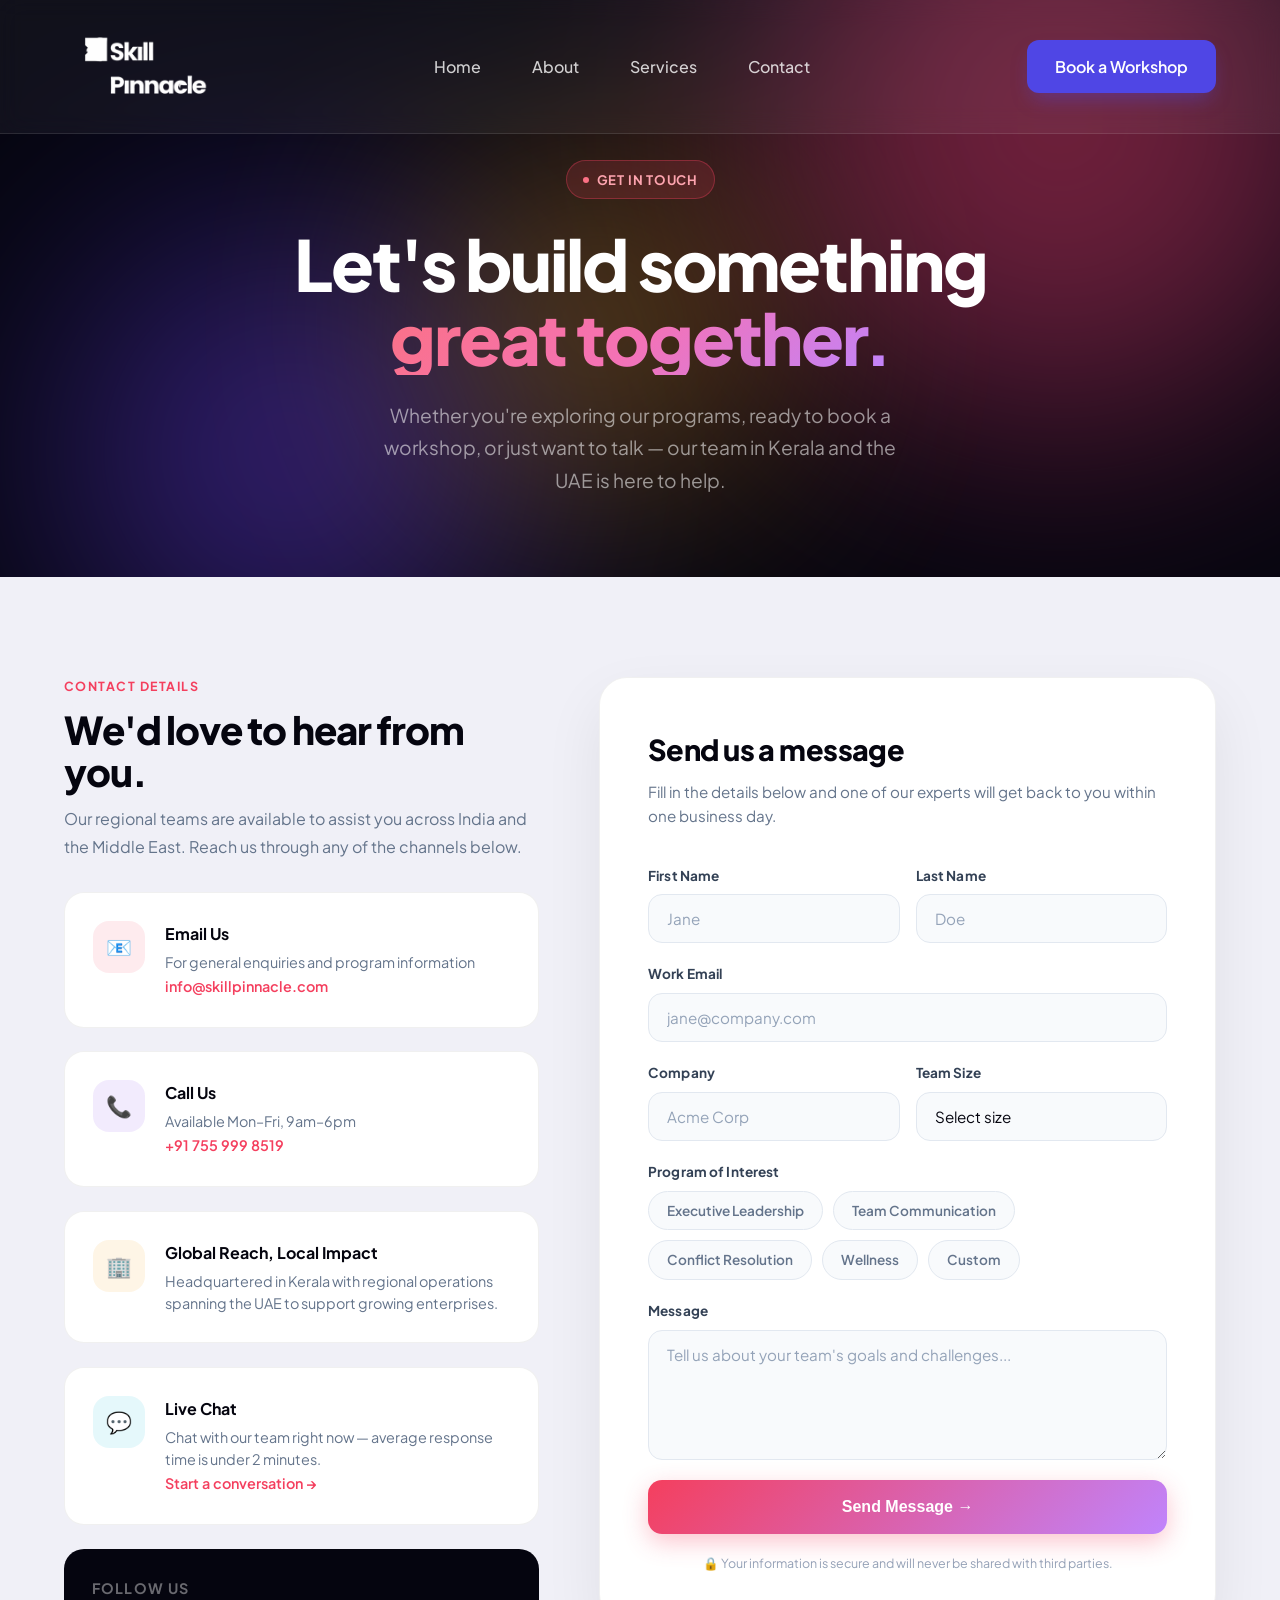
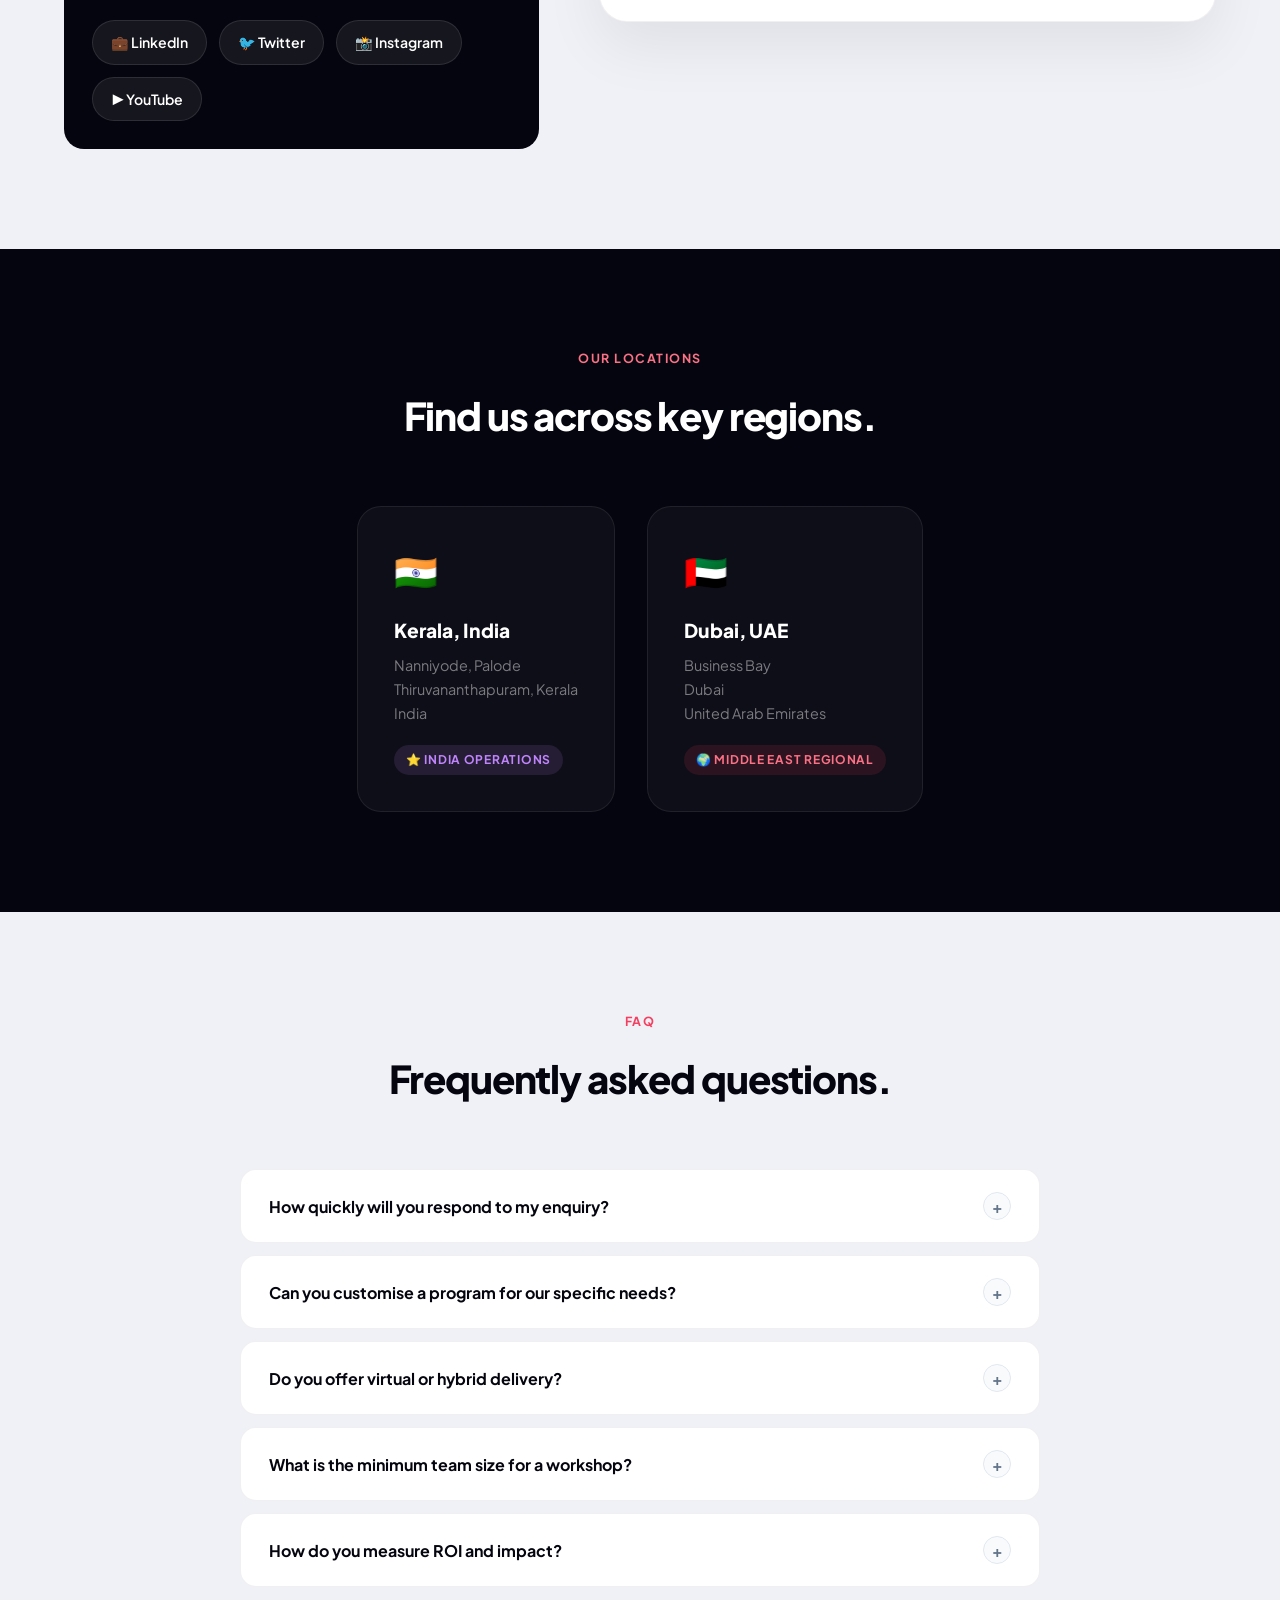
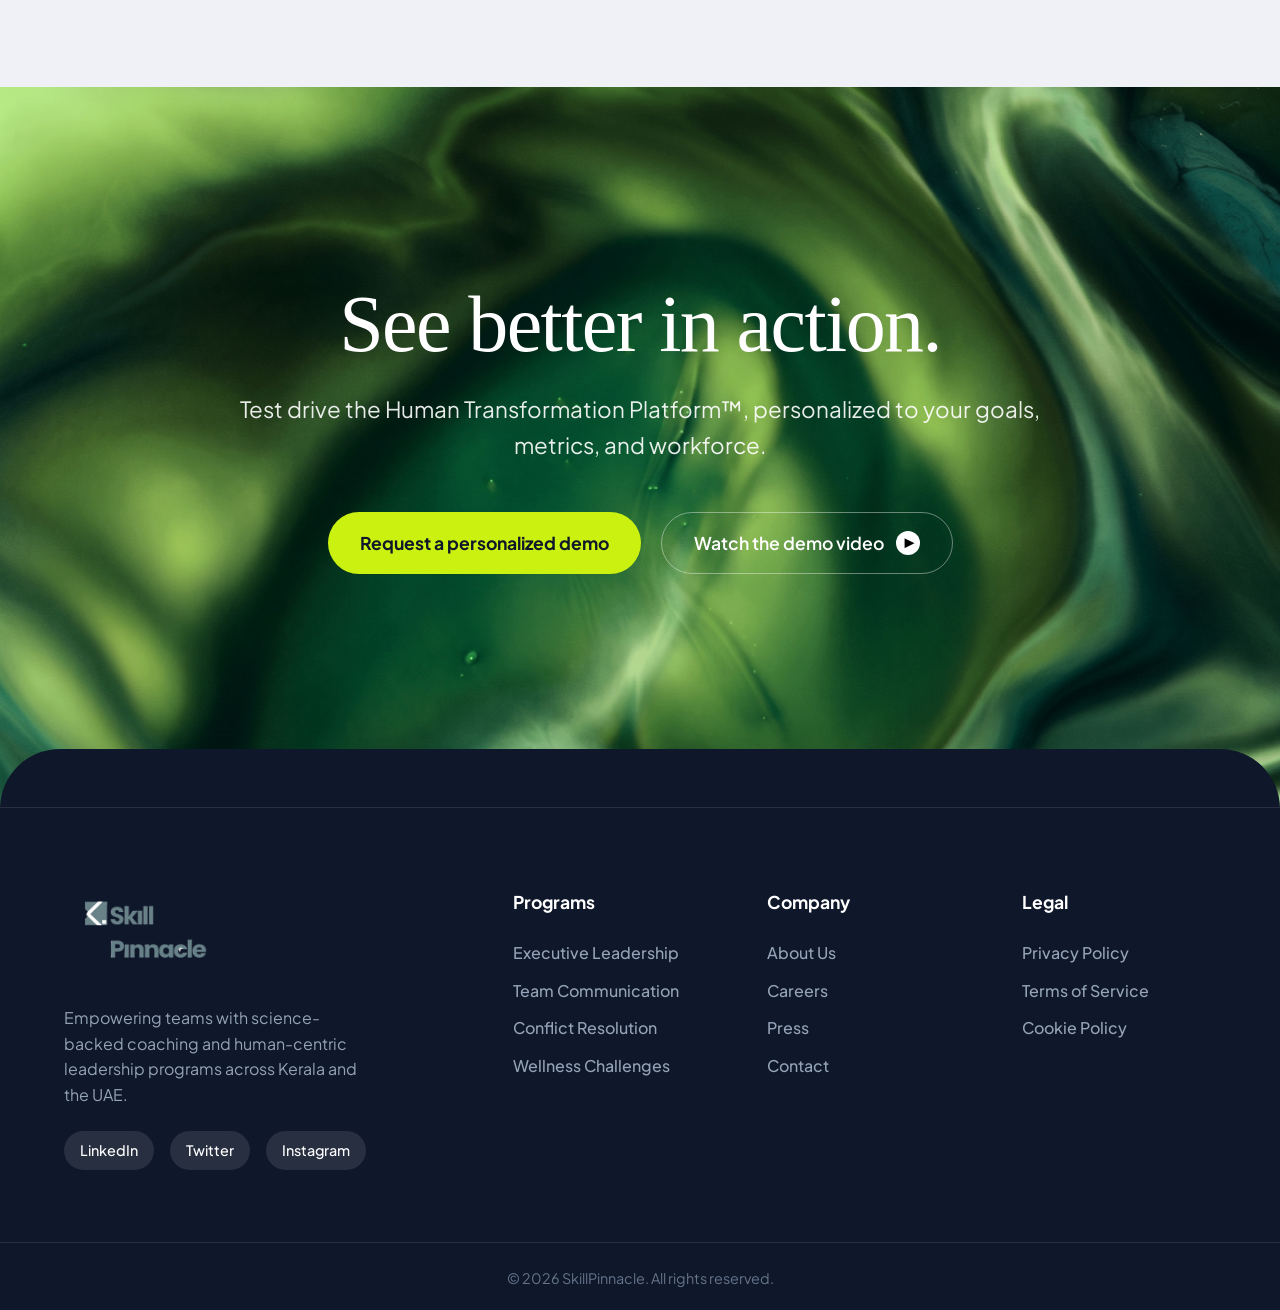
<file: contact.html>
<!DOCTYPE html>
<html lang="en">
<head>
    <meta charset="UTF-8">
    <meta name="viewport" content="width=device-width, initial-scale=1.0">
    <title>Contact Us | SkillPinnacle Kerala & UAE</title>
    <meta name="description" content="Get in touch with SkillPinnacle. Reach out to book a workshop, request a demo, or talk to an expert in our Kerala or UAE offices.">
    <link rel="stylesheet" href="style.css">
    <link rel="stylesheet" href="contact.css">
    <link href="https://fonts.googleapis.com/css2?family=Plus+Jakarta+Sans:wght@400;500;600;700;800&display=swap" rel="stylesheet">
</head>
<body>

    <header class="sticky-header" id="header">
        <a href="index.html" class="logo">
            <img src="assets/logo.png" alt="SkillPinnacle Logo" class="logo-img">
        </a>
        <nav class="main-nav">
            <a href="index.html">Home</a>
            <a href="about.html">About</a>
            <a href="services.html">Services</a>
            <a href="contact.html">Contact</a>
            <a href="booking.html" class="nav-mobile-cta">Book a Workshop</a>
        </nav>
        <div class="cta-buttons">
            <a href="booking.html" class="btn btn-primary">Book a Workshop</a>
        </div>
        <button class="mobile-menu-btn" aria-label="Toggle Navigation">
            <span></span><span></span><span></span>
        </button>
    </header>

    <main>
        <section class="ct-hero">
            <div class="ct-blob ct-blob-1"></div>
            <div class="ct-blob ct-blob-2"></div>
            <div class="ct-blob ct-blob-3"></div>

            <div class="ct-hero-inner fade-up animate">
                <div class="ct-pill-badge">
                    <span class="ct-pill-dot"></span>
                    GET IN TOUCH
                </div>
                <h1 class="ct-hero-headline">
                    Let's build something<br>
                    <span class="ct-gradient-word">great together.</span>
                </h1>
                <p class="ct-hero-sub">
                    Whether you're exploring our programs, ready to book a workshop, or just want to talk — our team in Kerala and the UAE is here to help.
                </p>
            </div>
        </section>

        <section class="ct-main">
            <div class="ct-main-inner">
                <div class="ct-info">
                    <div class="ct-info-header fade-up animate">
                        <p class="ct-info-eyebrow">Contact Details</p>
                        <h2 class="ct-info-title">We'd love to hear from you.</h2>
                        <p class="ct-info-sub">Our regional teams are available to assist you across India and the Middle East. Reach us through any of the channels below.</p>
                    </div>

                    <div class="ct-info-card fade-up animate delay-1">
                        <div class="ct-card-icon pink">📧</div>
                        <div class="ct-card-body">
                            <h4>Email Us</h4>
                            <p>For general enquiries and program information</p>
                            <a href="mailto:info@skillpinnacle.com">info@skillpinnacle.com</a>
                        </div>
                    </div>

                    <div class="ct-info-card fade-up animate delay-1">
                        <div class="ct-card-icon purple">📞</div>
                        <div class="ct-card-body">
                            <h4>Call Us</h4>
                            <p>Available Mon–Fri, 9am–6pm</p>
                            <a href="tel:+917559998519">+91 755 999 8519</a>
                        </div>
                    </div>

                    <div class="ct-info-card fade-up animate delay-2">
                        <div class="ct-card-icon amber">🏢</div>
                        <div class="ct-card-body">
                            <h4>Global Reach, Local Impact</h4>
                            <p>Headquartered in Kerala with regional operations spanning the UAE to support growing enterprises.</p>
                        </div>
                    </div>

                    <div class="ct-info-card fade-up animate delay-2">
                        <div class="ct-card-icon teal">💬</div>
                        <div class="ct-card-body">
                            <h4>Live Chat</h4>
                            <p>Chat with our team right now — average response time is under 2 minutes.</p>
                            <a href="#">Start a conversation →</a>
                        </div>
                    </div>

                    <div class="ct-socials fade-up animate delay-3">
                        <h4>Follow Us</h4>
                        <div class="ct-social-links">
                            <a href="#" class="ct-social-link">💼 LinkedIn</a>
                            <a href="#" class="ct-social-link">🐦 Twitter</a>
                            <a href="#" class="ct-social-link">📸 Instagram</a>
                            <a href="#" class="ct-social-link">▶️ YouTube</a>
                        </div>
                    </div>
                </div>

                <div class="ct-form-wrap fade-up animate delay-1">
                    <div class="ct-form-header">
                        <h3>Send us a message</h3>
                        <p>Fill in the details below and one of our experts will get back to you within one business day.</p>
                    </div>

                    <form class="ct-form" id="contactForm" action="#" method="POST">
                        <div class="ct-row">
                            <div class="ct-field">
                                <label class="ct-label" for="firstName">First Name</label>
                                <input id="firstName" type="text" class="ct-input" placeholder="Jane" required>
                            </div>
                            <div class="ct-field">
                                <label class="ct-label" for="lastName">Last Name</label>
                                <input id="lastName" type="text" class="ct-input" placeholder="Doe" required>
                            </div>
                        </div>

                        <div class="ct-field">
                            <label class="ct-label" for="workEmail">Work Email</label>
                            <input id="workEmail" type="email" class="ct-input" placeholder="jane@company.com" required>
                        </div>

                        <div class="ct-row">
                            <div class="ct-field">
                                <label class="ct-label" for="company">Company</label>
                                <input id="company" type="text" class="ct-input" placeholder="Acme Corp">
                            </div>
                            <div class="ct-field">
                                <label class="ct-label" for="teamSize">Team Size</label>
                                <select id="teamSize" class="ct-select">
                                    <option value="" disabled selected>Select size</option>
                                    <option>1–50</option>
                                    <option>51–200</option>
                                    <option>201–1,000</option>
                                    <option>1,000+</option>
                                </select>
                            </div>
                        </div>

                        <div class="ct-field">
                            <label class="ct-label">Program of Interest</label>
                            <div class="ct-program-pills">
                                <span class="ct-prog-pill" data-val="exec">Executive Leadership</span>
                                <span class="ct-prog-pill" data-val="team">Team Communication</span>
                                <span class="ct-prog-pill" data-val="conflict">Conflict Resolution</span>
                                <span class="ct-prog-pill" data-val="wellness">Wellness</span>
                                <span class="ct-prog-pill" data-val="custom">Custom</span>
                            </div>
                        </div>

                        <div class="ct-field">
                            <label class="ct-label" for="message">Message</label>
                            <textarea id="message" class="ct-textarea" placeholder="Tell us about your team's goals and challenges..." required></textarea>
                        </div>

                        <button type="submit" class="ct-submit">Send Message →</button>
                        <p class="ct-form-note">🔒 Your information is secure and will never be shared with third parties.</p>
                    </form>
                </div>
            </div>
        </section>

        <section class="ct-offices-section">
            <div class="ct-offices-inner">
                <div class="ct-offices-header fade-up animate">
                    <p class="ct-offices-eyebrow">Our Locations</p>
                    <h2 class="ct-offices-title">Find us across key regions.</h2>
                </div>
                <div class="ct-offices-grid" style="justify-content: center; display: flex; gap: 32px; flex-wrap: wrap;">
                    <div class="ct-office-card fade-up animate" style="max-width: 350px;">
                        <span class="ct-office-flag">🇮🇳</span>
                        <div class="ct-office-city">Kerala, India</div>
                        <div class="ct-office-address">Nanniyode, Palode<br>Thiruvananthapuram, Kerala<br>India</div>
                        <span class="ct-office-badge hq">⭐ India Operations</span>
                    </div>
                    <div class="ct-office-card fade-up animate delay-1" style="max-width: 350px;">
                        <span class="ct-office-flag">🇦🇪</span>
                        <div class="ct-office-city">Dubai, UAE</div>
                        <div class="ct-office-address">Business Bay<br>Dubai<br>United Arab Emirates</div>
                        <span class="ct-office-badge">🌍 Middle East Regional</span>
                    </div>
                </div>
            </div>
        </section>

        <section class="ct-faq-section">
            <div class="ct-faq-inner">
                <div class="ct-faq-header fade-up animate">
                    <p class="ct-faq-eyebrow">FAQ</p>
                    <h2 class="ct-faq-title">Frequently asked questions.</h2>
                </div>
                <div class="ct-faq-list fade-up animate delay-1">
                    <div class="ct-faq-item">
                        <button class="ct-faq-q">How quickly will you respond to my enquiry? <span class="ct-faq-icon">+</span></button>
                        <div class="ct-faq-a">Our team typically responds within one business day. For urgent matters, we recommend using our live chat or calling directly.</div>
                    </div>
                    <div class="ct-faq-item">
                        <button class="ct-faq-q">Can you customise a program for our specific needs? <span class="ct-faq-icon">+</span></button>
                        <div class="ct-faq-a">Absolutely. Every program we offer can be fully tailored to your organisation's culture, goals, and timelines. We start with a discovery session to understand your unique challenges.</div>
                    </div>
                    <div class="ct-faq-item">
                        <button class="ct-faq-q">Do you offer virtual or hybrid delivery? <span class="ct-faq-icon">+</span></button>
                        <div class="ct-faq-a">Yes — all our programs are available in-person, fully virtual, or as a hybrid blend. We work across your preferred platforms and timezones.</div>
                    </div>
                    <div class="ct-faq-item">
                        <button class="ct-faq-q">What is the minimum team size for a workshop? <span class="ct-faq-icon">+</span></button>
                        <div class="ct-faq-a">We work with teams of all sizes — from focused leadership cohorts of 5 to enterprise-wide programs reaching 10,000+ employees. Our pricing scales accordingly.</div>
                    </div>
                    <div class="ct-faq-item">
                        <button class="ct-faq-q">How do you measure ROI and impact? <span class="ct-faq-icon">+</span></button>
                        <div class="ct-faq-a">We provide a real-time analytics dashboard that tracks engagement, behavioral shifts, performance changes, and business outcomes — giving you clear evidence of ROI at every stage.</div>
                    </div>
                </div>
            </div>
        </section>

        <section class="nps-cta-layer">
            <img src="assets/footerbg.png" alt="SkillPinnacle Background" class="nps-bg-video">
            <div class="nps-cta-content text-center fade-up animate">
                <h2 class="nps-heading">See better in action.</h2>
                <p class="nps-sub">Test drive the Human Transformation Platform™, personalized to your goals, metrics, and workforce.</p>
                <div class="nps-actions">
                    <a href="booking.html" class="btn btn-lemon">Request a personalized demo</a>
                    <a href="#video" class="btn btn-outline-white">Watch the demo video <span class="nps-play-icon">&#x25B6;</span></a>
                </div>
            </div>
            <div class="nps-floor-curve"></div>
        </section>
    </main>

    <footer class="site-footer">
        <div class="max-w footer-grid">
            <div class="footer-col brand-col">
                <a href="index.html" class="logo">
                    <img src="assets/logo.png" alt="SkillPinnacle Logo" class="logo-img">
                </a>
                <p>Empowering teams with science-backed coaching and human-centric leadership programs across Kerala and the UAE.</p>
                <div class="social-links">
                    <a href="#">LinkedIn</a>
                    <a href="#">Twitter</a>
                    <a href="#">Instagram</a>
                </div>
            </div>
            <div class="footer-col">
                <h4>Programs</h4>
                <a href="#">Executive Leadership</a>
                <a href="#">Team Communication</a>
                <a href="#">Conflict Resolution</a>
                <a href="#">Wellness Challenges</a>
            </div>
            <div class="footer-col">
                <h4>Company</h4>
                <a href="about.html">About Us</a>
                <a href="#">Careers</a>
                <a href="#">Press</a>
                <a href="contact.html">Contact</a>
            </div>
            <div class="footer-col">
                <h4>Legal</h4>
                <a href="#">Privacy Policy</a>
                <a href="#">Terms of Service</a>
                <a href="#">Cookie Policy</a>
            </div>
        </div>
        <div class="footer-bottom max-w">
            <p>&copy; 2026 SkillPinnacle. All rights reserved.</p>
        </div>
    </footer>

    <script src="script.js"></script>
    <script>
        document.querySelectorAll('.ct-prog-pill').forEach(pill => {
            pill.addEventListener('click', () => pill.classList.toggle('selected'));
        });

        document.querySelectorAll('.ct-faq-item').forEach(item => {
            item.querySelector('.ct-faq-q').addEventListener('click', () => {
                const isOpen = item.classList.contains('open');
                document.querySelectorAll('.ct-faq-item').forEach(i => i.classList.remove('open'));
                if (!isOpen) item.classList.add('open');
            });
        });

        document.getElementById('contactForm').addEventListener('submit', function(e) {
            e.preventDefault();
            const btn = this.querySelector('.ct-submit');
            btn.textContent = '✓ Message Sent!';
            btn.style.background = 'linear-gradient(135deg, #059669, #34d399)';
            btn.style.boxShadow = '0 8px 24px rgba(5,150,105,0.4)';
            setTimeout(() => {
                btn.textContent = 'Send Message →';
                btn.style.background = '';
                btn.style.boxShadow = '';
            }, 3000);
        });
    </script>
</body>
</html>
</file>
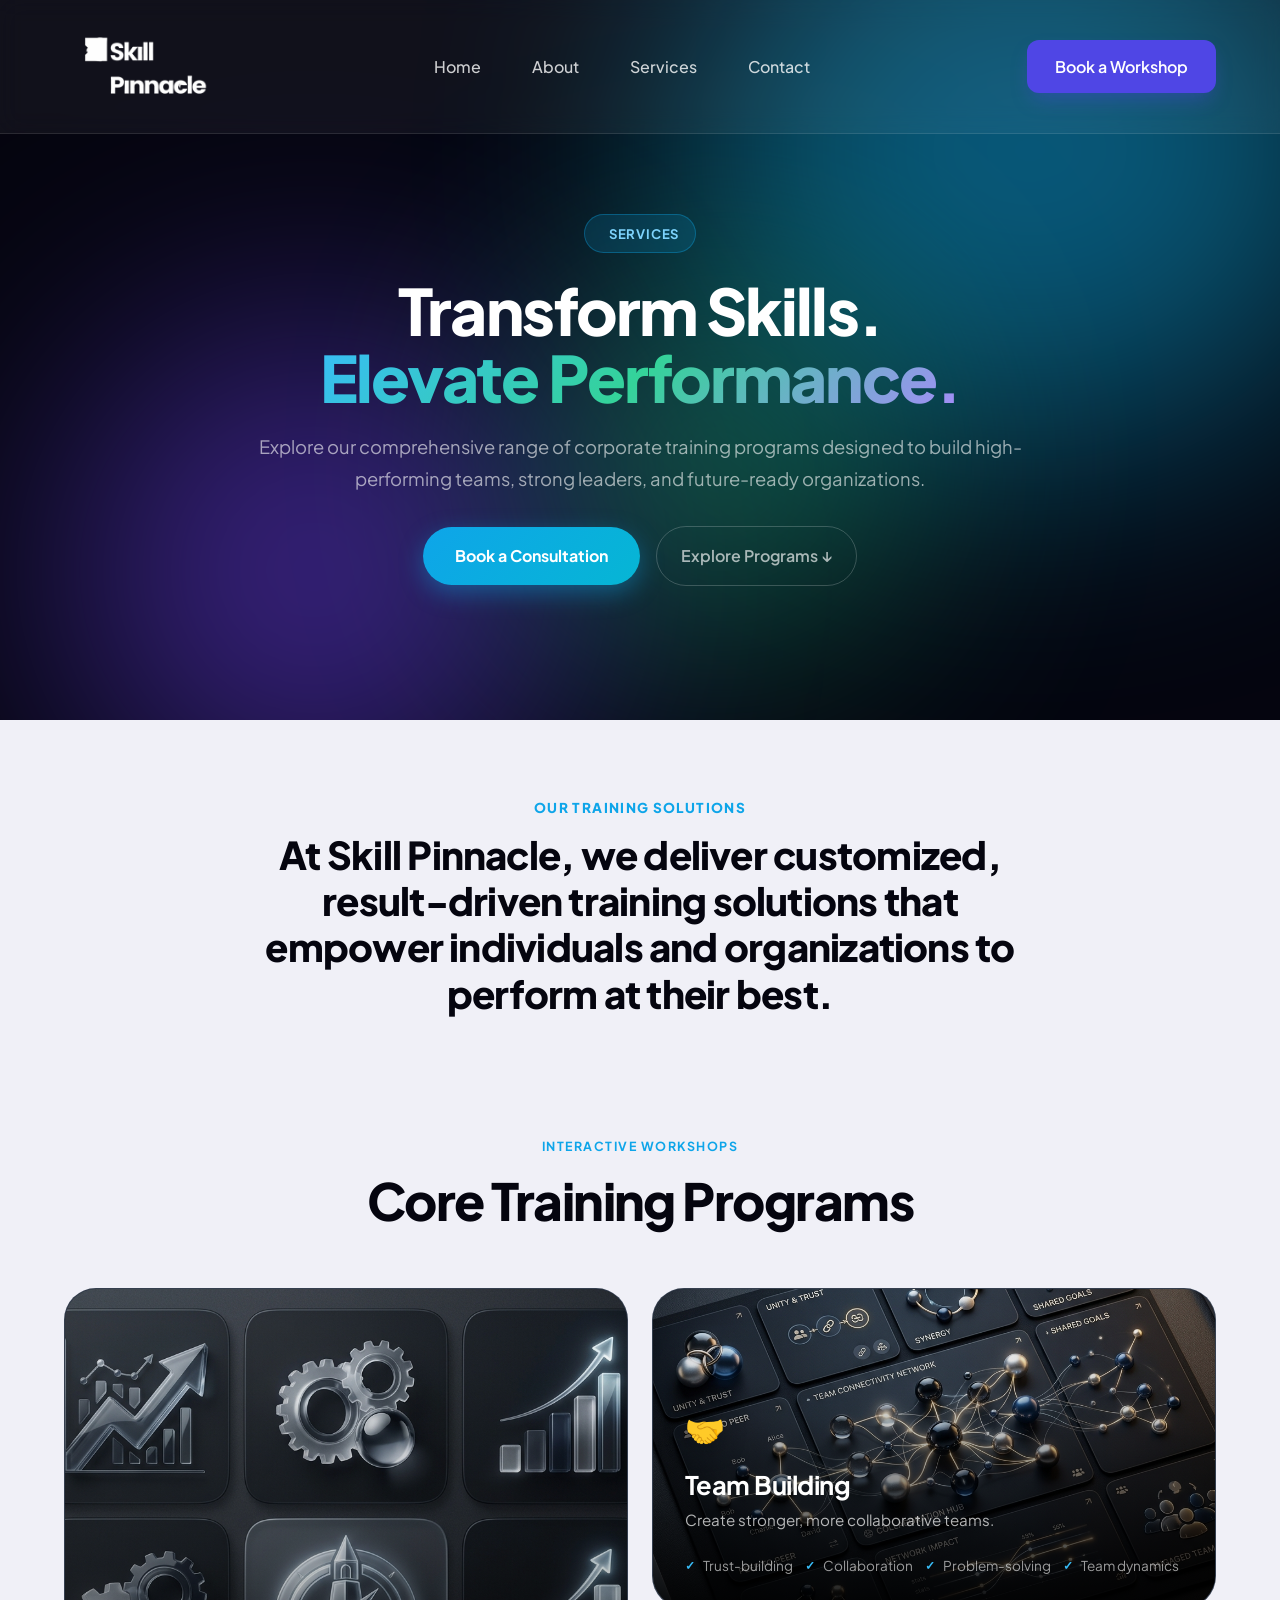
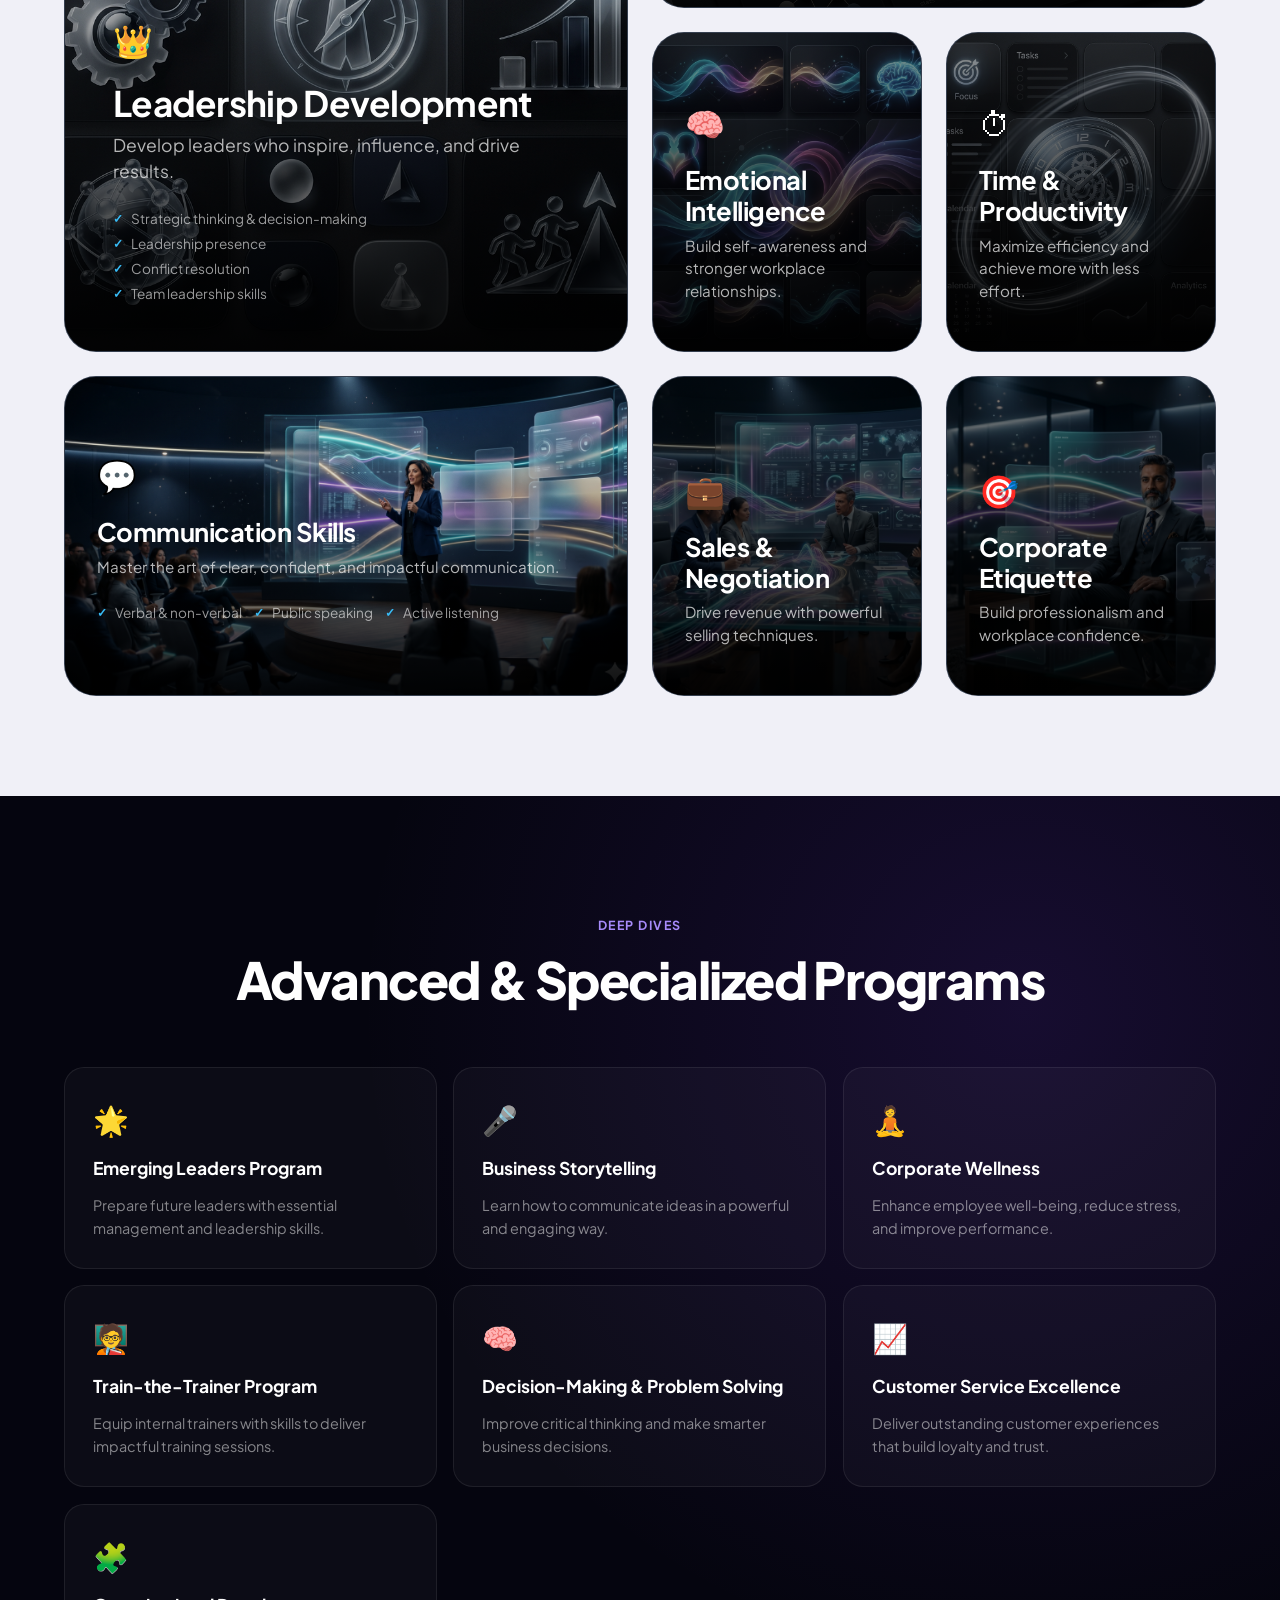
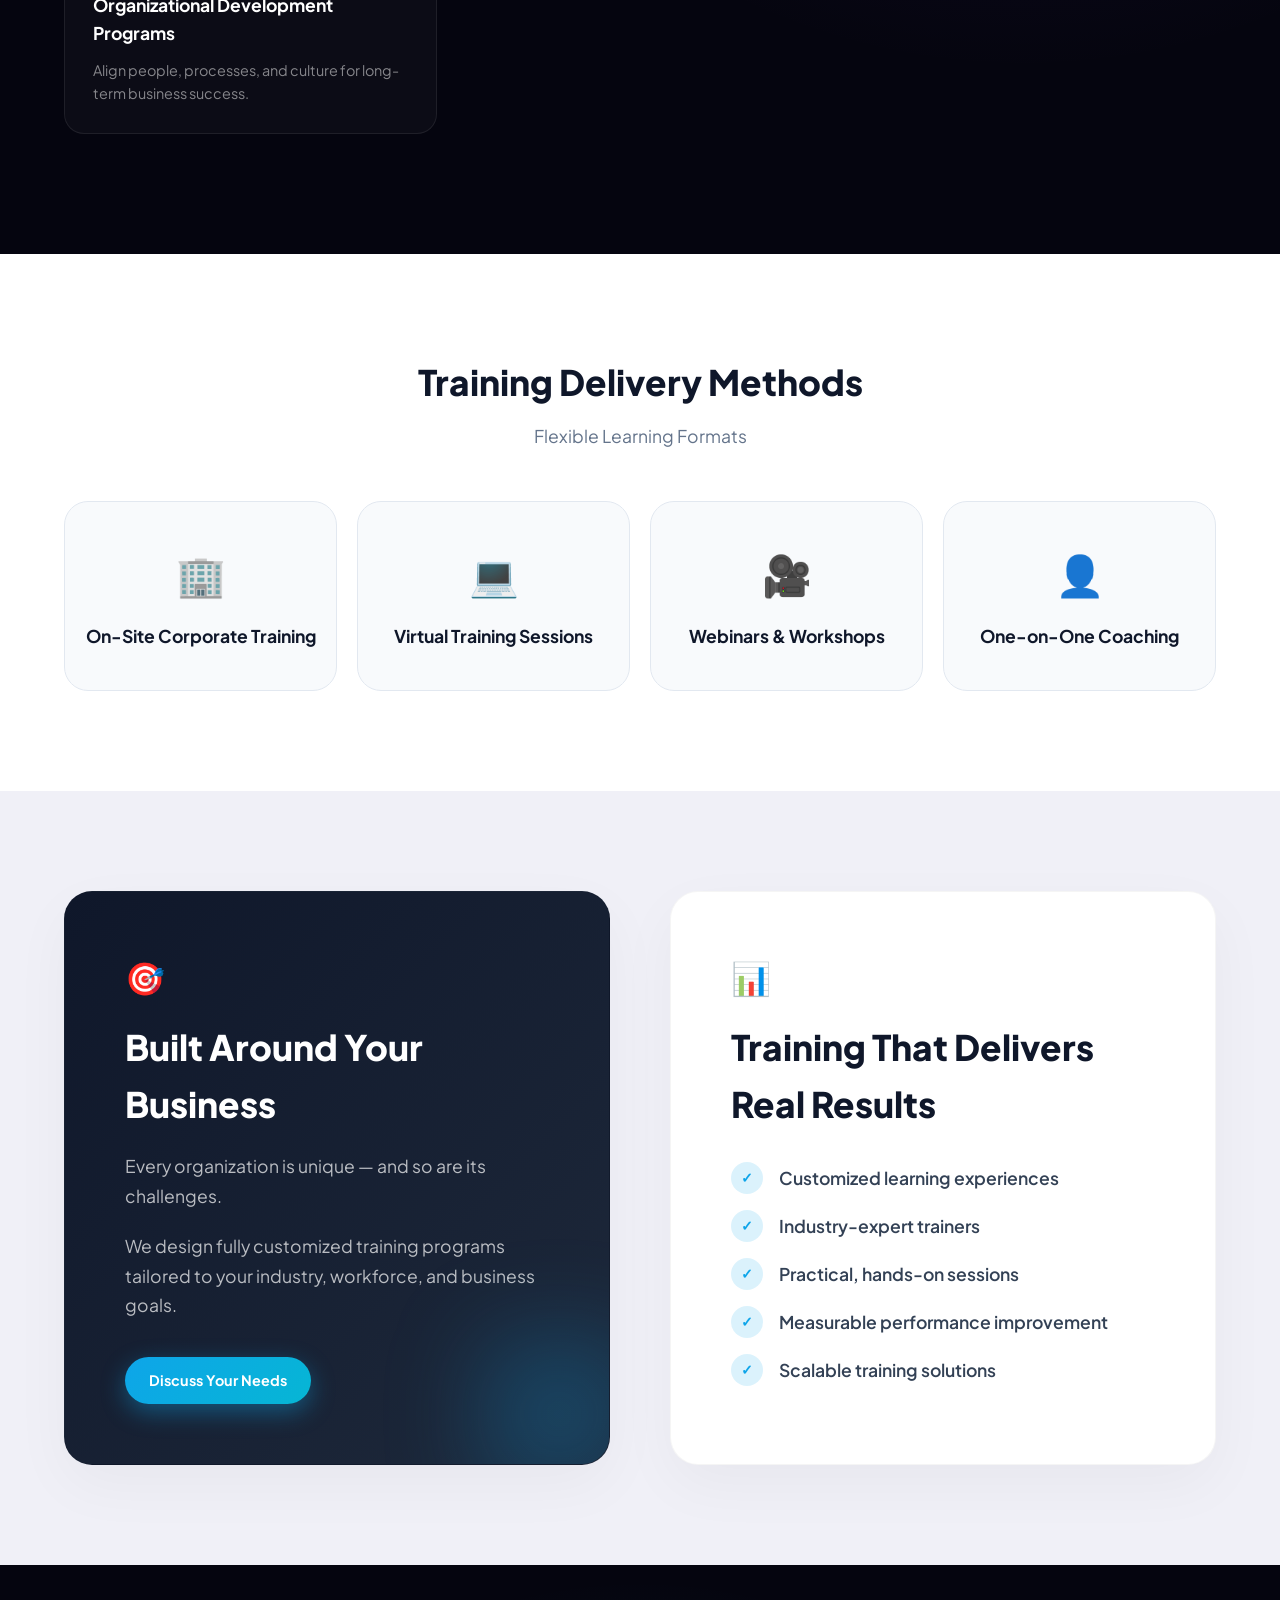
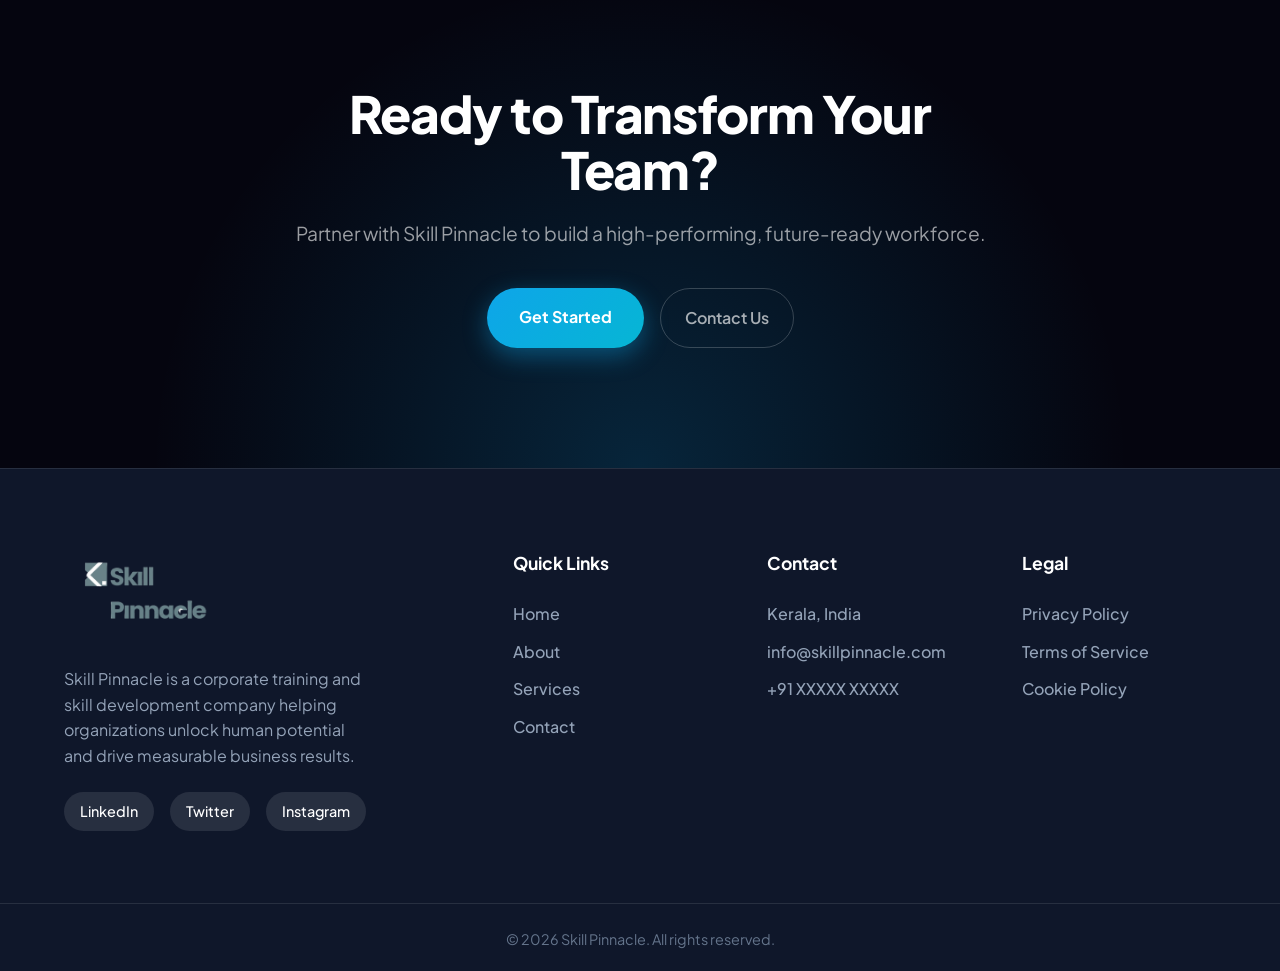
<file: services.html>
<!DOCTYPE html>
<html lang="en">
<head>
    <meta charset="UTF-8">
    <meta name="viewport" content="width=device-width, initial-scale=1.0">
    <title>Services | Skill Pinnacle</title>
    <meta name="description" content="Explore our comprehensive range of corporate training programs.">
    <link rel="stylesheet" href="style.css">
    <link rel="stylesheet" href="services.css">
    <link href="https://fonts.googleapis.com/css2?family=Plus+Jakarta+Sans:wght@400;500;600;700;800&display=swap" rel="stylesheet">
</head>
<body>

    <!-- HEADER -->
    <header class="sticky-header" id="header">
        <a href="index.html" class="logo">
            <img src="assets/logo.png" alt="Skill Pinnacle" class="logo-img">
        </a>
        <nav class="main-nav">
            <a href="index.html">Home</a>
            <a href="about.html">About</a>
            <a href="services.html">Services</a>
            <a href="contact.html">Contact</a>
            <a href="booking.html" class="nav-mobile-cta">Book a Workshop</a>
        </nav>
        <div class="cta-buttons">
            <a href="booking.html" class="btn btn-primary">Book a Workshop</a>
        </div>
        <button class="mobile-menu-btn">
            <span></span><span></span><span></span>
        </button>
    </header>

    <main>

        <!-- ====== HERO ====== -->
        <section class="sv-hero">
            <div class="sv-blob sv-blob-1"></div>
            <div class="sv-blob sv-blob-2"></div>
            <div class="sv-blob sv-blob-3"></div>

            <div class="sv-hero-inner fade-up animate">
                <div class="sv-pill-badge">
                    <span class="sv-pill-dot"></span>
                    SERVICES
                </div>
                <h1 class="sv-hero-headline">
                    Transform Skills.<br>
                    <span class="sv-gradient-word">Elevate Performance.</span>
                </h1>
                <p class="sv-hero-sub">
                    Explore our comprehensive range of corporate training programs designed to build high-performing teams, strong leaders, and future-ready organizations.
                </p>
                <div class="sv-hero-actions">
                    <a href="booking.html" class="sv-btn-primary">Book a Consultation</a>
                    <a href="#programs" class="sv-btn-ghost">Explore Programs &darr;</a>
                </div>
            </div>
        </section>

        <!-- ====== INTRO ====== -->
        <section class="sv-intro-section" id="programs">
            <div class="sv-intro-inner fade-up animate">
                <h2 style="font-size: 0.85rem; letter-spacing: 0.1em; color: #0ea5e9; text-transform: uppercase; margin-bottom: 16px;">Our Training Solutions</h2>
                <h2>At Skill Pinnacle, we deliver customized, result-driven training solutions that empower individuals and organizations to perform at their best.</h2>
            </div>
        </section>

        <!-- ====== CORE TRAINING PROGRAMS ====== -->
        <section class="sv-core-section">
            <div class="sv-core-inner">
                <div class="sv-section-header fade-up animate">
                    <p class="sv-eyebrow">Interactive Workshops</p>
                    <h2 class="sv-section-title">Core Training Programs</h2>
                </div>
                
                <div class="sv-bento-grid">
                    
                    <!-- 1. Leadership (Large 2x2) -->
                    <a href="#leadership" class="sv-bento-card bento-large fade-up animate">
                        <img src="assets/sv_leadership_1777185588994.png" alt="Leadership" class="sv-bento-bg">
                        <div class="sv-bento-overlay"></div>
                        <div class="sv-bento-content">
                            <div class="sv-bento-icon">👑</div>
                            <h3>Leadership Development</h3>
                            <p>Develop leaders who inspire, influence, and drive results.</p>
                            <ul class="sv-bento-list">
                                <li>Strategic thinking & decision-making</li>
                                <li>Leadership presence</li>
                                <li>Conflict resolution</li>
                                <li>Team leadership skills</li>
                            </ul>
                        </div>
                    </a>

                    <!-- 2. Team Building (Wide 2x1) -->
                    <a href="#team" class="sv-bento-card bento-wide fade-up animate delay-1">
                        <img src="assets/sv_team_1777185619836.png" alt="Team Building" class="sv-bento-bg">
                        <div class="sv-bento-overlay"></div>
                        <div class="sv-bento-content">
                            <div class="sv-bento-icon">🤝</div>
                            <h3>Team Building</h3>
                            <p>Create stronger, more collaborative teams.</p>
                            <ul class="sv-bento-list" style="flex-direction:row; flex-wrap:wrap; gap:12px;">
                                <li>Trust-building</li>
                                <li>Collaboration</li>
                                <li>Problem-solving</li>
                                <li>Team dynamics</li>
                            </ul>
                        </div>
                    </a>

                    <!-- 3. Emotional Intelligence (Square 1x1) -->
                    <a href="#eq" class="sv-bento-card bento-square fade-up animate delay-2">
                        <img src="assets/sv_eq_1777185977586.png" alt="Emotional Intelligence" class="sv-bento-bg">
                        <div class="sv-bento-overlay" style="background: linear-gradient(to top, rgba(0,0,0,0.95) 0%, rgba(0,0,0,0.4) 100%);"></div>
                        <div class="sv-bento-content">
                            <div class="sv-bento-icon">🧠</div>
                            <h3>Emotional Intelligence</h3>
                            <p>Build self-awareness and stronger workplace relationships.</p>
                        </div>
                    </a>

                    <!-- 4. Time & Productivity (Square 1x1) -->
                    <a href="#time" class="sv-bento-card bento-square fade-up animate delay-3">
                        <img src="assets/sv_time_1777185944105.png" alt="Productivity" class="sv-bento-bg">
                        <div class="sv-bento-overlay" style="background: linear-gradient(to top, rgba(0,0,0,0.95) 0%, rgba(0,0,0,0.4) 100%);"></div>
                        <div class="sv-bento-content">
                            <div class="sv-bento-icon">⏱</div>
                            <h3>Time & Productivity</h3>
                            <p>Maximize efficiency and achieve more with less effort.</p>
                        </div>
                    </a>

                    <!-- 5. Communication (Wide 2x1) -->
                    <a href="#comm" class="sv-bento-card bento-wide fade-up animate">
                        <img src="assets/sce1.png" alt="Communication" class="sv-bento-bg">
                        <div class="sv-bento-overlay"></div>
                        <div class="sv-bento-content" style="justify-content: center; height: 100%;">
                            <div class="sv-bento-icon">💬</div>
                            <h3>Communication Skills</h3>
                            <p>Master the art of clear, confident, and impactful communication.</p>
                            <ul class="sv-bento-list" style="flex-direction:row; flex-wrap:wrap; gap:12px;">
                                <li>Verbal & non-verbal</li>
                                <li>Public speaking</li>
                                <li>Active listening</li>
                            </ul>
                        </div>
                    </a>

                    <!-- 6. Sales (Square 1x1) -->
                    <a href="#sales" class="sv-bento-card bento-square fade-up animate delay-1">
                        <img src="assets/sce2.png" alt="Sales" class="sv-bento-bg">
                        <div class="sv-bento-overlay" style="background: linear-gradient(to top, rgba(0,0,0,0.95) 0%, rgba(0,0,0,0.4) 100%);"></div>
                        <div class="sv-bento-content">
                            <div class="sv-bento-icon">💼</div>
                            <h3>Sales & Negotiation</h3>
                            <p>Drive revenue with powerful selling techniques.</p>
                        </div>
                    </a>

                    <!-- 7. Etiquette (Square 1x1) -->
                    <a href="#etiquette" class="sv-bento-card bento-square fade-up animate delay-2">
                        <img src="assets/sce3.png" alt="Etiquette" class="sv-bento-bg">
                        <div class="sv-bento-overlay" style="background: linear-gradient(to top, rgba(0,0,0,0.95) 0%, rgba(0,0,0,0.4) 100%);"></div>
                        <div class="sv-bento-content">
                            <div class="sv-bento-icon">🎯</div>
                            <h3>Corporate Etiquette</h3>
                            <p>Build professionalism and workplace confidence.</p>
                        </div>
                    </a>

                </div>
            </div>
        </section>

        <!-- ====== ADVANCED & SPECIALIZED PROGRAMS ====== -->
        <section class="sv-advanced-section">
            <div class="sv-advanced-inner">
                <div class="sv-advanced-header fade-up animate">
                    <p class="sv-eyebrow">Deep Dives</p>
                    <h2 class="sv-section-title">Advanced & Specialized Programs</h2>
                </div>
                <div class="sv-mini-grid">
                    <div class="sv-mini-card fade-up animate">
                        <span class="sv-mini-icon">🌟</span>
                        <h4>Emerging Leaders Program</h4>
                        <p>Prepare future leaders with essential management and leadership skills.</p>
                    </div>
                    <div class="sv-mini-card fade-up animate delay-1">
                        <span class="sv-mini-icon">🎤</span>
                        <h4>Business Storytelling</h4>
                        <p>Learn how to communicate ideas in a powerful and engaging way.</p>
                    </div>
                    <div class="sv-mini-card fade-up animate delay-2">
                        <span class="sv-mini-icon">🧘</span>
                        <h4>Corporate Wellness</h4>
                        <p>Enhance employee well-being, reduce stress, and improve performance.</p>
                    </div>
                    <div class="sv-mini-card fade-up animate">
                        <span class="sv-mini-icon">🧑‍🏫</span>
                        <h4>Train-the-Trainer Program</h4>
                        <p>Equip internal trainers with skills to deliver impactful training sessions.</p>
                    </div>
                    <div class="sv-mini-card fade-up animate delay-1">
                        <span class="sv-mini-icon">🧠</span>
                        <h4>Decision-Making & Problem Solving</h4>
                        <p>Improve critical thinking and make smarter business decisions.</p>
                    </div>
                    <div class="sv-mini-card fade-up animate delay-2">
                        <span class="sv-mini-icon">📈</span>
                        <h4>Customer Service Excellence</h4>
                        <p>Deliver outstanding customer experiences that build loyalty and trust.</p>
                    </div>
                    <div class="sv-mini-card fade-up animate">
                        <span class="sv-mini-icon">🧩</span>
                        <h4>Organizational Development Programs</h4>
                        <p>Align people, processes, and culture for long-term business success.</p>
                    </div>
                </div>
            </div>
        </section>

        <!-- ====== DELIVERY METHODS ====== -->
        <section class="sv-delivery-section">
            <div class="sv-delivery-inner">
                <div class="sv-delivery-header fade-up animate">
                    <h2 style="font-size: 2.2rem; font-weight: 800; color: #0f172a; margin-bottom: 12px;">Training Delivery Methods</h2>
                    <p style="color: #64748b; font-size: 1.1rem;">Flexible Learning Formats</p>
                </div>
                <div class="sv-delivery-grid">
                    <div class="sv-delivery-card fade-up animate">
                        <span class="sv-delivery-icon">🏢</span>
                        <h4>On-Site Corporate Training</h4>
                    </div>
                    <div class="sv-delivery-card fade-up animate delay-1">
                        <span class="sv-delivery-icon">💻</span>
                        <h4>Virtual Training Sessions</h4>
                    </div>
                    <div class="sv-delivery-card fade-up animate delay-2">
                        <span class="sv-delivery-icon">🎥</span>
                        <h4>Webinars & Workshops</h4>
                    </div>
                    <div class="sv-delivery-card fade-up animate delay-3">
                        <span class="sv-delivery-icon">👤</span>
                        <h4>One-on-One Coaching</h4>
                    </div>
                </div>
            </div>
        </section>

        <!-- ====== CUSTOM & WHY US ====== -->
        <section class="sv-dual-section">
            <div class="sv-dual-inner">
                <div class="sv-custom-box fade-up animate">
                    <div style="margin-bottom: 16px; font-size: 2rem;">🎯</div>
                    <h2>Built Around Your Business</h2>
                    <p>Every organization is unique — and so are its challenges.</p>
                    <p>We design fully customized training programs tailored to your industry, workforce, and business goals.</p>
                    <a href="contact.html" class="sv-btn-primary" style="margin-top: 16px; font-size: 0.9rem; padding: 12px 24px;">Discuss Your Needs</a>
                </div>
                <div class="sv-why-box fade-up animate delay-1">
                    <div style="margin-bottom: 16px; font-size: 2rem;">📊</div>
                    <h2>Training That Delivers Real Results</h2>
                    <ul class="sv-why-list">
                        <li><span class="sv-why-icon">✓</span> Customized learning experiences</li>
                        <li><span class="sv-why-icon">✓</span> Industry-expert trainers</li>
                        <li><span class="sv-why-icon">✓</span> Practical, hands-on sessions</li>
                        <li><span class="sv-why-icon">✓</span> Measurable performance improvement</li>
                        <li><span class="sv-why-icon">✓</span> Scalable training solutions</li>
                    </ul>
                </div>
            </div>
        </section>

        <!-- ====== FINAL CTA ====== -->
        <section class="sv-cta-section">
            <div class="sv-cta-inner fade-up animate">
                <h2 class="sv-cta-title">Ready to Transform Your Team?</h2>
                <p class="sv-cta-sub">Partner with Skill Pinnacle to build a high-performing, future-ready workforce.</p>
                <div class="sv-cta-actions">
                    <a href="booking.html" class="sv-btn-primary">Get Started</a>
                    <a href="contact.html" class="sv-btn-ghost">Contact Us</a>
                </div>
            </div>
        </section>

    </main>

    <!-- FOOTER -->
    <footer class="site-footer">
        <div class="max-w footer-grid">
            <div class="footer-col brand-col">
                <a href="index.html" class="logo">
                    <img src="assets/logo.png" alt="Skill Pinnacle" class="logo-img">
                </a>
                <p>Skill Pinnacle is a corporate training and skill development company helping organizations unlock human potential and drive measurable business results.</p>
                <div class="social-links">
                    <a href="#">LinkedIn</a>
                    <a href="#">Twitter</a>
                    <a href="#">Instagram</a>
                </div>
            </div>
            <div class="footer-col">
                <h4>Quick Links</h4>
                <a href="index.html">Home</a>
                <a href="about.html">About</a>
                <a href="services.html">Services</a>
                <a href="contact.html">Contact</a>
            </div>
            <div class="footer-col">
                <h4>Contact</h4>
                <a href="#">Kerala, India</a>
                <a href="mailto:info@skillpinnacle.com">info@skillpinnacle.com</a>
                <a href="tel:+91XXXXXXXXXX">+91 XXXXX XXXXX</a>
            </div>
            <div class="footer-col">
                <h4>Legal</h4>
                <a href="#">Privacy Policy</a>
                <a href="#">Terms of Service</a>
                <a href="#">Cookie Policy</a>
            </div>
        </div>
        <div class="footer-bottom max-w">
            <p>&copy; 2026 Skill Pinnacle. All rights reserved.</p>
        </div>
    </footer>

    <script src="script.js"></script>
</body>
</html>
</file>
<file: style.css>
/* Color Palette & Variables */
:root {
    --primary: #4F46E5;
    --primary-hover: #4338CA;
    --grad-1: #06B6D4;
    --grad-2: #8B5CF6;
    --bg-white: #FFFFFF;
    --bg-off: #F8FAFC;
    --bg-dark: #0F172A;
    --bg-darker: #020617;
    --text-dark: #0F172A;
    --text-gray: #475569;
    --border: #E2E8F0;
    --font: 'Plus Jakarta Sans', sans-serif;
}

/* Reset */
* { box-sizing: border-box; margin: 0; padding: 0; }
body {
    font-family: var(--font);
    color: var(--text-dark);
    line-height: 1.6;
    background: var(--bg-white);
    overflow-x: hidden;
}
a { text-decoration: none; color: inherit; }
.max-w { width: 100%; max-width: 1300px; margin: 0 auto; padding: 0 5%; }
@media (max-width: 768px) {
    .max-w { padding: 0 20px; }
}
.mb-section { margin-bottom: 60px; }

/* Utilities */
.btn {
    display: inline-flex; align-items: center; justify-content: center;
    padding: 14px 28px; border-radius: 12px; font-weight: 600;
    transition: all 0.3s cubic-bezier(0.4, 0, 0.2, 1);
    cursor: pointer; font-size: 1rem;
}
.btn-primary { background: var(--primary); color: white; box-shadow: 0 10px 20px -5px rgba(79, 70, 229, 0.4); }
.btn-primary:hover { transform: translateY(-3px); box-shadow: 0 20px 25px -5px rgba(79, 70, 229, 0.5), 0 8px 10px -6px rgba(79, 70, 229, 0.1); }
.btn-large { padding: 18px 40px; font-size: 1.125rem; }
.btn-login { color: rgba(255, 255, 255, 0.8); font-weight: 600; margin-right: 16px; transition: color 0.3s; }
.sticky-header.scrolled .btn-login { color: var(--text-gray); }
.btn-login:hover { color: white; }
.sticky-header.scrolled .btn-login:hover { color: var(--primary); }

.gradient-text {
    background: linear-gradient(135deg, var(--primary), var(--grad-1));
    -webkit-background-clip: text; color: transparent; background-clip: text;
}
.text-center { text-align: center; }
.subtitle { font-size: 1.25rem; color: var(--text-gray); }

/* Header */
.sticky-header {
    position: fixed; 
    top: 0; 
    width: 100%; 
    z-index: 100;
    display: flex; 
    justify-content: space-between; 
    align-items: center;
    padding: 24px 5%; 
    background: rgba(255, 255, 255, 0.05); /* Very subtle white for glass look */
    backdrop-filter: blur(12px); 
    -webkit-backdrop-filter: blur(12px);
    border-bottom: 1px solid rgba(255, 255, 255, 0.1);
    transition: all 0.3s ease;
}

.sticky-header.scrolled { 
    padding: 16px 5%; 
    background: rgba(255, 255, 255, 0.85); 
    border-bottom: 1px solid var(--border);
    box-shadow: 0 4px 20px rgba(0, 0, 0, 0.1);
}

.logo { 
    display: flex;
    align-items: center;
    text-decoration: none;
    font-size: 1.75rem; 
    font-weight: 800; 
    color: white; /* Fallback */
    letter-spacing: -0.03em; 
    transition: all 0.3s ease;
}
.logo-img {
    height: 85px; /* Large for Desktop */
    width: auto;
    transition: all 0.3s ease;
}

/* On Hero (Transparent Header) */
.sticky-header:not(.scrolled) .logo-img {
    filter: brightness(0) invert(1); /* Force white for dark hero */
}

/* On Scroll (Desktop) */
.sticky-header.scrolled .logo { color: var(--text-dark); }
.sticky-header.scrolled .logo-img {
    filter: none; 
    height: 60px; 
}

/* Mobile Adjustments (User liked the previous size for mobile) */
@media (max-width: 768px) {
    .logo-img {
        height: 55px; /* Preserved size for mobile */
    }
    .sticky-header.scrolled .logo-img {
        height: 45px;
    }
}

.main-nav a { 
    margin: 0 24px; 
    font-weight: 500; 
    color: rgba(255, 255, 255, 0.8); /* Light grey white on hero */
    transition: color 0.3s; 
    font-size: 1rem; 
}
.sticky-header.scrolled .main-nav a { color: var(--text-gray); }
.main-nav a:hover { color: white; }
.sticky-header.scrolled .main-nav a:hover { color: var(--primary); }

/* ------------------------------------- */
/*  STATIC 2-COLUMN HERO (header.mp4)    */
/* ------------------------------------- */
.hero-static-section {
    position: relative;
    width: 100%;
    min-height: 100vh;
    padding-top: 100px;
    overflow: hidden;
    display: flex;
    flex-direction: column;
    justify-content: center;
    background: #100014; /* Deep dark base */
}

/* Background Video */
.hero-static-section .h-bg-video {
    position: absolute;
    inset: 0;
    width: 100%;
    height: 100%;
    object-fit: cover;
    z-index: 1;
    pointer-events: none;
    /* Optional: subtle tint to ensure text clarity */
    filter: brightness(0.6); 
}

/* Foreground Grid */
.hero-static-section .h-content-grid {
    position: relative;
    z-index: 10;
    display: flex;
    align-items: center;
    width: 100%;
    flex: 1;
    padding: 60px 4% 0; /* room for the ticker at bottom */
}

/* Left Text Column */
.h-text-col {
    flex: 0 0 45%;
    padding-right: 5%;
}
.h-bold-headline {
    font-size: 4.8rem;
    font-family: 'Georgia', serif;
    font-weight: 400;
    line-height: 1.1;
    color: white;
    margin-bottom: 24px;
    letter-spacing: -0.02em;
}
.h-sub-paragraph {
    font-size: 1.4rem;
    color: #cbd5e1;
    line-height: 1.6;
    margin-bottom: 40px;
    max-width: 90%;
}
.btn-magenta-solid {
    background: #d90429;
    color: white;
    padding: 16px 40px;
    border-radius: 50px;
    font-size: 1.1rem;
    font-weight: 600;
    text-decoration: none;
    display: inline-block;
    transition: transform 0.3s, background 0.3s;
}
.btn-magenta-solid:hover {
    background: #ef233c;
    transform: translateY(-2px);
}

/* Right Compound Stage */
.h-compound-stage {
    flex: 0 0 55%;
    position: relative;
    height: 500px; /* Reduced from 600px */
    perspective: 1200px; /* Essential for 3D depth */
    display: flex;
    align-items: center;
    justify-content: flex-end;
}

.h-tablet-mockup {
    width: 620px;
    height: 420px;
    position: absolute;
    right: 2%;
    border-radius: 16px;
    background: #0f172a;
    border: 8px solid #1e293b;
    box-shadow: -20px 40px 80px rgba(0,0,0,0.6);
    /* Rotated away according to the video */
    transform: rotateY(-15deg) rotateX(5deg) rotateZ(2deg);
    transform-style: preserve-3d;
    overflow: hidden;
    z-index: 10;
}
.h-tablet-mockup img {
    width: 100%; height: 100%; object-fit: cover;
}

.h-phone-mockup {
    width: 200px;
    height: 420px;
    position: absolute;
    right: 48%; /* Floats in front of the left edge of the tablet */
    bottom: -10px;
    border-radius: 24px;
    background: #000;
    border: 6px solid #121212;
    box-shadow: -30px 50px 80px rgba(0,0,0,0.8);
    /* Less rotated, facing more forward */
    transform: rotateY(-5deg) translateZ(60px);
    z-index: 20;
    overflow: hidden;
}
.h-phone-mockup img {
    width: 100%; height: 100%; object-fit: cover;
}

/* Logo Ticker */
.hero-ticker-footer {
    position: relative;
    z-index: 10;
    width: 100%;
    padding: 30px 4%;
    margin-top: auto;
}
.ticker-label {
    text-transform: uppercase;
    color: #94a3b8;
    font-size: 0.85rem;
    letter-spacing: 0.1em;
    margin-bottom: 20px;
}
.ticker-logos {
    display: flex;
    align-items: center;
    gap: 40px; /* space between text placeholders */
}
.t-logo {
    font-size: 1.8rem;
    font-weight: 700;
    color: #475569;
    transition: color 0.3s;
}
.t-logo:hover {
    color: #94a3b8;
}
.t-logo.google { font-family: 'Arial', sans-serif; font-weight: 600; letter-spacing: -1px; }
.t-logo.accenture { font-family: sans-serif; text-transform: lowercase; }
.t-logo.workday { font-family: 'Helvetica Neue', sans-serif; text-transform: lowercase; font-weight: 400; }
.t-logo.unilever { font-family: 'Georgia', serif; font-weight: 400; }
.t-logo.rolls { font-family: 'Times New Roman', serif; }

@media (max-width: 1024px) {
    .hero-static-section .h-content-grid { flex-direction: column; padding: 120px 4% 40px; }
    .h-text-col { flex: 0 0 auto; width: 100%; text-align: center; padding-right: 0; margin-bottom: 60px; }
    .h-sub-paragraph { max-width: 100%; margin: 0 auto 40px; }
    .h-compound-stage { flex: 0 0 auto; width: 100%; height: 500px; transform: scale(0.8); justify-content: center; transform-origin: top center;}
    .h-tablet-mockup { position: relative; right: auto; margin: 0 auto; }
    .h-phone-mockup { right: 15%; bottom: -40px; }
    .ticker-logos { flex-wrap: wrap; justify-content: center; gap: 24px; }
}

/* Features: Bento / Collage */
.features { padding: 140px 0; background: var(--bg-off); }
.feature-grid { display: grid; grid-template-columns: 1fr 1fr; gap: 100px; align-items: center; }
.feature-timeline h2 { font-size: 3.5rem; line-height: 1.1; margin-bottom: 60px; font-weight: 800; letter-spacing: -0.03em; }
.timeline-item { display: flex; gap: 24px; margin-bottom: 40px; position: relative; }
.timeline-item:not(:last-child)::after {
    content: ''; position: absolute; left: 23px; top: 56px; bottom: -30px;
    width: 2px; background: var(--border);
}
.t-step {
    width: 48px; height: 48px; border-radius: 50%; background: var(--primary); color: white;
    display: flex; align-items: center; justify-content: center; font-weight: 700; font-size: 1.25rem; flex-shrink: 0; z-index: 1;
    box-shadow: 0 10px 20px rgba(79, 70, 229, 0.3);
}
.t-content h3 { font-size: 1.5rem; margin-bottom: 12px; font-weight: 700; }
.t-content p { color: var(--text-gray); font-size: 1.1rem; line-height: 1.7; }

.feature-visuals { position: relative; height: 700px; }
.f-img { position: absolute; border-radius: 24px; box-shadow: 0 40px 80px rgba(0,0,0,0.15); object-fit: cover; }
.main-img { top: 0; right: 0; width: 85%; height: 500px; z-index: 1; }
.secondary-img { bottom: 40px; left: -40px; width: 60%; height: 400px; z-index: 2; border: 8px solid var(--bg-off); }
.glass-badge {
    position: absolute; bottom: 0px; right: 20px; z-index: 3;
    background: rgba(255, 255, 255, 0.9); backdrop-filter: blur(12px);
    padding: 16px 24px; border-radius: 30px; font-weight: 700; font-size: 1.1rem;
    box-shadow: 0 20px 40px rgba(0,0,0,0.1); border: 1px solid white;
}

/* Employee Experience OPM2 Section */
.employee-experience { padding: 140px 0; position: relative; overflow: hidden; border-top: 1px solid rgba(0,0,0,0.03); }
.opm2-mesh-bg { position: absolute; inset: 0; background: radial-gradient(circle at 10% 0%, rgba(253, 186, 116, 0.4) 0%, transparent 40%), radial-gradient(circle at 90% 100%, rgba(20, 184, 166, 0.3) 0%, transparent 50%), #f8fafc; z-index: 0; }
.relative-z { position: relative; z-index: 2; }
.ee-title { font-family: 'Georgia', serif; font-size: 3.5rem; color: #0f172a; margin-bottom: 80px; font-weight: 800; letter-spacing: -0.02em; text-shadow: 0 4px 20px rgba(0,0,0,0.03); }

.ee-layout { display: grid; grid-template-columns: 1.1fr 0.9fr; gap: 80px; align-items: center; }

/* Timeline Custom Logic */
.ee-left { display: flex; flex-direction: column; gap: 30px; position: relative; }
.opm2-flow-svg { position: absolute; left: 0; top: 0; width: 100px; height: 100%; z-index: 1; pointer-events: none; }
.draw-line { transition: stroke-dashoffset 2.5s cubic-bezier(0.1, 0.5, 0.1, 1); }
.draw-line.fade-in-up { stroke-dashoffset: 0 !important; }

.glass-tl-card { position: relative; z-index: 3; background: rgba(255, 255, 255, 0.6); backdrop-filter: blur(16px); -webkit-backdrop-filter: blur(16px); border: 1px solid rgba(255, 255, 255, 0.9); border-radius: 20px; padding: 32px 32px 32px 80px; box-shadow: 0 10px 30px rgba(0,0,0,0.03); transition: transform 0.4s, box-shadow 0.4s; overflow: hidden;}
.glass-tl-card:hover { transform: translateX(10px); box-shadow: 0 20px 50px rgba(0,0,0,0.08); background: rgba(255, 255, 255, 0.85); }

.teal-dot { position: absolute; left: 20px; top: 40px; width: 16px; height: 16px; border-radius: 50%; background: #0d9488; border: 4px solid #ffffff; box-shadow: 0 0 0 2px #0d9488; transition: transform 0.3s ease; }
.glass-tl-card:hover .teal-dot { transform: scale(1.3); background: #14b8a6; }

.tl-content h3 { font-size: 1.35rem; color: #0f172a; font-weight: 800; margin-bottom: 12px; }
.tl-content p { font-size: 1.05rem; color: #334155; line-height: 1.6; margin: 0; }
.tl-content strong { color: #0f172a; font-weight: 700; }

/* Visual Sandbox */
.glass-container { background: rgba(255, 255, 255, 0.4); backdrop-filter: blur(16px); -webkit-backdrop-filter: blur(16px); border: 1px solid rgba(255, 255, 255, 0.7); border-radius: 40px; box-shadow: 0 40px 60px rgba(0,0,0,0.06); position: relative; min-height: 580px; padding-bottom: 90px; display: flex; flex-direction: column; justify-content: center; overflow: hidden; }

/* Re-styled Floating Pills */
.pill-badge { position: absolute; animation: float-1 5s ease-in-out infinite; z-index: 15; }
.glass-pill { background: rgba(255, 255, 255, 0.5); backdrop-filter: blur(12px); -webkit-backdrop-filter: blur(12px); border: 1px solid rgba(255, 255, 255, 0.8); border-radius: 40px; display: flex; align-items: center; gap: 10px; padding: 10px 24px 10px 10px; font-weight: 800; font-size: 0.95rem; color: #0f172a; }
.pill-pos-1 { top: 12%; left: 8%; box-shadow: 0 10px 20px rgba(0,0,0,0.05); }
.pill-pos-2 { top: 5%; right: 25%; box-shadow: 0 15px 25px rgba(0,0,0,0.05); }
.pill-pos-3 { top: 38%; right: -5%; box-shadow: 0 10px 20px rgba(0,0,0,0.05); }

/* Skel Badges */
.skel-pos-1 { top: 8%; right: -8%; box-shadow: 0 10px 20px rgba(0,0,0,0.04); padding-right: 25px; }
.skel-pos-2 { top: 40%; left: -5%; box-shadow: 0 10px 20px rgba(0,0,0,0.04); padding-right: 35px; }
.bg-pink { background: #f472b6; border: 1px solid #f9a8d4; }
.bg-cream { background: #fef08a; border: 1px solid #fde047; }
.skel-bar { width: 45px; height: 10px; background: rgba(15, 23, 42, 0.1); border-radius: 6px; }

.icon-circle { width: 34px; height: 34px; border-radius: 50%; display: flex; justify-content: center; align-items: center; font-size: 0.95rem;}
.bg-yellow { background: #fef3c7; border: 1px solid #fde68a; }
.bg-red { background: #fee2e2; border: 1px solid #fecaca; }
.bg-blue { background: #dbeafe; border: 1px solid #bfdbfe; }

/* Decorative Elements */
.mesh-dots { position: absolute; inset: 0; background-image: radial-gradient(rgba(255,255,255,0.4) 1.5px, transparent 1.5px); background-size: 20px 20px; z-index: 0; pointer-events: none; }
.sparkle-star { position: absolute; font-size: 1.5rem; text-shadow: 0 0 10px rgba(255, 215, 0, 0.8); z-index: 10; }
.star-1 { top: 18%; right: 26%; }

.fake-cursor { position: absolute; bottom: 35px; right: 15px; z-index: 20; filter: drop-shadow(0 6px 12px rgba(0,0,0,0.3)); animation: cursor-float 3s ease-in-out infinite; }
@keyframes cursor-float { 0%, 100% { transform: translate(0, 0); } 50% { transform: translate(8px, 12px); } }

.float-anim-1 { animation: float-1 6s ease-in-out infinite; }
.float-anim-2 { animation: float-2 5s ease-in-out infinite 0.5s; }
.float-anim-3 { animation: float-1 7s ease-in-out infinite 1s; }

@keyframes float-1 { 0%, 100% { transform: translateY(0) rotate(2deg); } 50% { transform: translateY(-12px) rotate(-2deg); } }
@keyframes float-2 { 0%, 100% { transform: translateY(0) rotate(-1deg); } 50% { transform: translateY(12px) rotate(2deg); } }

/* Perfected Profile Overlap & Cards */
.fan-profile-wrapper { display: flex; justify-content: center; align-items: center; position: absolute; bottom: 100px; left: 0; width: 100%; height: 320px; perspective: 1200px; transform-style: preserve-3d; cursor: pointer; }
.opm2-prof { position: absolute; padding: 0; background: none; border-radius: 32px; border: 5px solid rgba(255,255,255,0.4); background-clip: padding-box; box-shadow: inset 0 0 0 1px rgba(255,255,255,0.7), 0 15px 35px rgba(0,0,0,0.1); backdrop-filter: blur(12px); -webkit-backdrop-filter: blur(12px); overflow: hidden; transition: transform 0.6s cubic-bezier(0.175, 0.885, 0.32, 1.275), box-shadow 0.6s, filter 0.6s, opacity 0.6s; width: 220px; height: 290px; }
.opm2-prof img { width: 100%; height: 100%; object-fit: cover; transition: transform 0.6s;}
.prof-overlay { position: absolute; bottom: 0; left: 0; width: 100%; padding: 40px 16px 16px 16px; background: linear-gradient(to top, rgba(0,0,0,0.85), transparent); color: white; display: flex; flex-direction: column; justify-content: flex-end; z-index: 2; transition: padding 0.3s; }
.prof-overlay h4 { font-size: 0.95rem; font-weight: 800; margin-bottom: 2px; text-shadow: 0 2px 4px rgba(0,0,0,0.5); }
.prof-overlay p { font-size: 0.8rem; color: rgba(255,255,255,0.85); font-weight: 500; margin: 0; }

/* Initial Hidden Stack State */
.fan-left { transform: rotate(0deg) translateX(0px) translateY(0px) translateZ(-10px); z-index: 5; opacity: 0; }
.fan-right { transform: rotate(0deg) translateX(0px) translateY(0px) translateZ(-10px); z-index: 5; opacity: 0; }
.fan-center { transform: scale(1.1) rotate(0deg); z-index: 10; box-shadow: 0 25px 50px rgba(0,0,0,0.15); }

/* Expanded Target State */
.fan-profile-wrapper.expanded .fan-left { transform: rotate(-15deg) translateX(45px) translateY(25px) translateZ(-10px); opacity: 0.98; }
.fan-profile-wrapper.expanded .fan-right { transform: rotate(15deg) translateX(-45px) translateY(25px) translateZ(-10px); opacity: 0.98; }

/* Expanded Hover Focus Overrides */
.fan-profile-wrapper.expanded .fan-left:hover { transform: rotate(-5deg) translateX(-20px) translateY(10px) translateZ(0px); box-shadow: 0 20px 40px rgba(0,0,0,0.15); z-index: 20; filter: brightness(1.1); border-color: rgba(255,255,255,0.8); }
.fan-profile-wrapper.expanded .fan-right:hover { transform: rotate(5deg) translateX(20px) translateY(10px) translateZ(0px); box-shadow: 0 20px 40px rgba(0,0,0,0.15); z-index: 20; filter: brightness(1.1); border-color: rgba(255,255,255,0.8); }
.fan-profile-wrapper.expanded .fan-center:hover { transform: scale(1.15) translateY(-20px) translateZ(20px); box-shadow: 0 35px 60px rgba(0,0,0,0.25); z-index: 30; filter: brightness(1.1); border-color: rgba(255,255,255,0.8); }

/* Sandbox Footer */
.sandbox-footer { position: absolute; bottom: 20px; left: 4%; width: 92%; display: flex; justify-content: space-between; align-items: center; padding: 14px 20px; background: rgba(255, 255, 255, 0.75); backdrop-filter: blur(12px); border-radius: 40px; border: 1px solid rgba(255,255,255,0.9); box-shadow: 0 10px 30px rgba(0,0,0,0.05); z-index: 20; }
.sb-logo { font-size: 1.15rem; font-weight: 800; color: #0f172a; letter-spacing: -0.02em; display: flex; align-items: center; gap: 8px;}
.btn-discover { background: #0f172a; color: white; padding: 10px 24px; border-radius: 40px; font-weight: 700; font-size: 0.95rem; transition: background 0.2s; }
.btn-discover:hover { background: #3b82f6; }

/* Expert Sessions Section */
.expert-sessions { padding: 120px 0; background: linear-gradient(135deg, #f8fafc 0%, #e2e8f0 100%); }
.expert-container { display: grid; grid-template-columns: 1fr 1fr; gap: 60px; align-items: stretch; }

/* Left Hand Visuals */
.expert-visuals { position: relative; border-radius: 30px; overflow: hidden; display: flex; align-items: center; justify-content: flex-start; height: 100%; min-height: 600px; box-shadow: 0 40px 80px rgba(0,0,0,0.1); }
.expert-bg-img { position: absolute; inset: 0; width: 100%; height: 100%; object-fit: cover; z-index: 0; filter: brightness(0.9); }

/* SVG Connection Lines */
.expert-lines-svg { position: absolute; left: 0; top: 0; width: 100%; height: 100%; z-index: 1; pointer-events: none; }
.glow-path { fill: none; stroke: rgba(255,255,255,0.8); stroke-width: 0.5; filter: drop-shadow(0 0 5px rgba(255,255,255,0.8)); stroke-dasharray: 10 5; animation: dash-flow 20s linear infinite; }
@keyframes dash-flow { to { stroke-dashoffset: -1000; } }

/* Cards */
.expert-card { position: absolute; z-index: 2; display: flex; align-items: center; gap: 12px; padding: 12px 16px; background: rgba(255, 255, 255, 0.4); backdrop-filter: blur(12px); -webkit-backdrop-filter: blur(12px); border: 1px solid rgba(255, 255, 255, 0.6); border-radius: 20px; box-shadow: 0 10px 25px rgba(0,0,0,0.05); color: #0f172a; transition: transform 0.3s; animation: float-expert 6s ease-in-out infinite; }
.expert-card:hover { transform: translateY(-5px) scale(1.02); background: rgba(255,255,255,0.6); }
@keyframes float-expert { 0%, 100% { transform: translateY(0); } 50% { transform: translateY(-10px); } }

.card-top { top: 15%; left: 8%; animation-delay: 0s; }
.card-mid { top: 45%; left: 4%; animation-delay: 1.5s; }
.card-bot { top: 75%; left: 12%; animation-delay: 3s; }

.expert-avatar { width: 44px; height: 44px; border-radius: 50%; border: 2px solid white; box-shadow: 0 4px 10px rgba(0,0,0,0.1); }
.card-info h4 { font-size: 0.95rem; font-weight: 700; margin-bottom: 2px; }
.card-info p { font-size: 0.8rem; color: #475569; margin: 0; }
.card-rating { font-size: 0.85rem; font-weight: 700; display: flex; align-items: center; gap: 4px; margin-left: 10px; background: rgba(255,255,255,0.7); padding: 4px 8px; border-radius: 12px; }

/* Right Hand Content */
.expert-content { background: #ffffff; border-radius: 40px; padding: 60px; box-shadow: 0 20px 40px rgba(0,0,0,0.03); border: 1px solid rgba(255,255,255,0.8); display: flex; flex-direction: column; justify-content: center; }
.expert-title { font-size: 3rem; font-weight: 800; color: #0f172a; margin-bottom: 24px; letter-spacing: -0.03em; line-height: 1.1; }
.expert-subtitle { font-size: 1.1rem; color: #475569; line-height: 1.6; margin-bottom: 40px; font-weight: 500; }

.expert-features { display: flex; gap: 20px; margin-bottom: 40px; }
.e-feat-card { flex: 1; background: #f8fafc; border-radius: 20px; padding: 24px 16px; text-align: center; box-shadow: inset 0 0 0 1px rgba(0,0,0,0.02); transition: transform 0.2s; }
.e-feat-card:hover { transform: translateY(-5px); box-shadow: 0 10px 20px rgba(0,0,0,0.05); }
.feat-icon { font-size: 2rem; margin-bottom: 12px; }
.e-feat-card h5 { font-size: 1.05rem; font-weight: 700; color: #0f172a; margin-bottom: 8px; }
.e-feat-card p { font-size: 0.85rem; color: #64748b; line-height: 1.5; margin: 0; }

.satisfaction-card { background: linear-gradient(135deg, rgba(139, 92, 246, 0.1), rgba(124, 58, 237, 0.05)); backdrop-filter: blur(10px); border: 1px solid rgba(139, 92, 246, 0.2); border-radius: 24px; padding: 30px; display: flex; align-items: center; gap: 30px; margin-bottom: 40px; }
.sat-left { display: flex; flex-direction: column; align-items: center; flex-shrink: 0; }
.sat-score { font-size: 4rem; font-weight: 800; color: #6d28d9; line-height: 1; letter-spacing: -0.05em; }
.sat-stars { font-size: 1.25rem; letter-spacing: 2px; }
.sat-right p { font-size: 0.95rem; color: #334155; line-height: 1.6; margin: 0; }

.expert-cta-wrap { display: flex; justify-content: flex-end; }
.expert-cta { background: linear-gradient(135deg, #e2e8f0, #ffffff); color: #0f172a; border: 1px solid rgba(255,255,255,0.8); box-shadow: 0 10px 20px rgba(0,0,0,0.05); padding: 16px 36px; border-radius: 50px; font-weight: 800; font-size: 1.05rem; transition: all 0.3s cubic-bezier(0.4, 0, 0.2, 1); cursor: pointer; }
.expert-cta:hover { transform: translateY(-3px); box-shadow: 0 15px 30px rgba(0,0,0,0.1); background: white; color: #2563eb; }

/* Modules Dark Mode Section */
.modules.dark-mode { background: var(--bg-dark); color: white; padding: 140px 0; }
.light-text { color: white; }
.light-subtext { color: #94A3B8; }
.dark-tabs .tab { border-color: rgba(255,255,255,0.2); color: #94A3B8; }
.dark-tabs .tab:hover { border-color: white; color: white; }
.dark-tabs .tab.active { background: white; color: var(--bg-dark); border-color: white; }

.tabs { display: flex; justify-content: center; gap: 16px; margin-bottom: 80px; }
.tab { padding: 14px 40px; border-radius: 40px; font-size: 1.1rem; font-weight: 600; cursor: pointer; transition: all 0.3s; background: transparent; border: 1px solid var(--border);}
.tab-pane { display: none; grid-template-columns: 1fr 1fr; gap: 80px; align-items: center; opacity: 0; transform: translateY(40px); transition: all 0.6s cubic-bezier(0.175, 0.885, 0.32, 1.275); }
.tab-pane.active { display: grid; opacity: 1; transform: translateY(0); }

.pane-image { height: 500px; border-radius: 32px; }
.pane-text h2 { font-size: 3rem; margin-bottom: 32px; font-weight: 800; letter-spacing: -0.02em; }
.check-list { list-style: none; }
.check-list li { position: relative; padding-left: 48px; margin-bottom: 24px; font-size: 1.25rem; line-height: 1.6; }
.check-list li::before {
    content: "✓"; position: absolute; left: 0; top: 4px; color: var(--primary);
    font-weight: 800; background: #e0e7ff; width: 32px; height: 32px;
    display: flex; align-items: center; justify-content: center; border-radius: 50%; font-size: 1rem;
}
.dark-check li { color: #CBD5E1; }
.dark-check li::before { background: rgba(79, 70, 229, 0.2); color: #818CF8; }
.metric-bubble { position: absolute; bottom: 40px; right: -30px; background: white; color: var(--text-dark); padding: 20px 32px; border-radius: 20px; font-weight: 800; font-size: 1.25rem; box-shadow: 0 20px 40px rgba(0,0,0,0.25); z-index: 10; animation: float 4s ease-in-out infinite; }

/* APT Stats Section - Glassmorphism Flow */
.apt-stats-section { padding: 140px 0; position: relative; overflow: hidden; background: #eef2f6; }
.apt-stats-bg { position: absolute; inset: 0; background: radial-gradient(circle at 20% 30%, rgba(79, 70, 229, 0.1) 0%, transparent 50%), radial-gradient(circle at 80% 80%, rgba(6, 182, 212, 0.1) 0%, transparent 50%); z-index: 0; }
.stats-heading { font-family: 'Georgia', serif; font-size: 3.5rem; font-weight: 800; letter-spacing: -0.03em; margin-bottom: 80px; max-width: 800px; line-height: 1.1; color: #1e293b;}

.stats-flow-container { position: relative; margin-bottom: 40px; }
.flow-line { position: absolute; top: 50%; left: 0; width: 100%; height: 200px; transform: translateY(-50%); z-index: 1; pointer-events: none; }
.flow-line path { transition: stroke-dashoffset 2.5s ease-in-out; }
.flow-line.active path { stroke-dashoffset: 0; }

.apt-grid-row { display: grid; grid-template-columns: repeat(4, 1fr); gap: 30px; position: relative; z-index: 2; }
.apt-card { background: rgba(255, 255, 255, 0.6); backdrop-filter: blur(12px); -webkit-backdrop-filter: blur(12px); border: 1px solid rgba(255, 255, 255, 0.9); border-radius: 24px; display: flex; flex-direction: column; overflow: hidden; transition: transform 0.4s, box-shadow 0.4s; position: relative; box-shadow: 0 10px 30px rgba(0,0,0,0.03); }
.apt-card:hover { transform: translateY(-10px); box-shadow: 0 25px 50px rgba(0,0,0,0.08); }

.apt-card-bg { position: absolute; top: 0; left: 0; width: 100%; height: 100%; z-index: -1; opacity: 0.15; }
.blue-mesh { background: radial-gradient(circle at top right, #3b82f6, transparent 60%); }
.teal-mesh { background: radial-gradient(circle at top right, #14b8a6, transparent 60%); }
.gold-mesh { background: radial-gradient(circle at top right, #f59e0b, transparent 60%); }
.coral-mesh { background: radial-gradient(circle at top right, #f43f5e, transparent 60%); }

.apt-head { padding: 32px 32px 16px; font-weight: 700; font-size: 1.1rem; min-height: 120px; color: #0f172a; line-height: 1.4; }
.apt-body { padding: 0 32px 32px; flex-grow: 1; display: flex; flex-direction: column; justify-content: flex-end; }

.val { font-size: 4rem; font-weight: 800; letter-spacing: -0.04em; line-height: 1; margin-bottom: 16px; display: flex; align-items: baseline; }
.val.blue { color: #2563eb; } .val.teal { color: #0d9488; } .val.gold { color: #d97706; } .val.coral { color: #e11d48; }
.accent-val { font-size: 3rem; margin-right: 4px; }
.apt-body p { font-size: 1.05rem; color: #475569; line-height: 1.6; }

.stats-footnote { font-size: 0.85rem; color: #64748b; margin-top: 40px; border-top: 1px solid rgba(0,0,0,0.05); padding-top: 20px; position: relative; z-index: 2; }

/* Animations */
:root {
    --apple-ease: cubic-bezier(0.23, 1, 0.32, 1);
}

.animate { 
    opacity: 0; 
    transform: translateY(60px) scale(0.96); 
    transition: opacity 1.2s var(--apple-ease), transform 1.2s var(--apple-ease); 
    will-change: transform, opacity;
}
.animate.fade-in-up { 
    opacity: 1; 
    transform: translateY(0) scale(1); 
}

/* Apple-style Mask Reveal */
.reveal-text {
    overflow: hidden;
    display: inline-block;
    vertical-align: bottom;
}
.reveal-text span {
    display: inline-block;
    transform: translateY(110%);
    transition: transform 1.2s var(--apple-ease);
}
.reveal-text.active span {
    transform: translateY(0);
}

.delay-1 { transition-delay: 0.1s; }
.delay-2 { transition-delay: 0.2s; }
.delay-3 { transition-delay: 0.3s; }
.delay-4 { transition-delay: 0.4s; }

@keyframes float { 0%, 100% { transform: translateY(0); } 50% { transform: translateY(-15px); } }

/* AMP Carousel Section */
.amp-carousel-section { padding: 100px 0; background: var(--bg-white); border-bottom: 1px solid var(--border); overflow: hidden; }
.amp-header { display: flex; justify-content: space-between; align-items: flex-end; margin-bottom: 40px; }
.amp-header h2 { font-size: 2.5rem; font-weight: 800; letter-spacing: -0.02em; }
.amp-nav { display: flex; gap: 16px; }
.nav-btn { width: 48px; height: 48px; border-radius: 50%; border: 1px solid var(--border); background: white; font-size: 1.2rem; cursor: pointer; transition: all 0.2s; box-shadow: 0 4px 6px rgba(0,0,0,0.05); }
.nav-btn:hover { background: var(--bg-off); transform: translateY(-2px); }

.amp-track-wrapper { padding-left: max(5%, calc((100% - 1300px) / 2)); padding-right: 5%; }
.amp-track {
    display: flex; gap: 24px; overflow-x: auto; scroll-behavior: smooth;
    scroll-snap-type: x mandatory; padding-bottom: 30px;
    -ms-overflow-style: none; scrollbar-width: none;
}
.amp-track::-webkit-scrollbar { display: none; }
.amp-card {
    min-width: 320px; width: 320px; height: 450px; border-radius: 20px;
    position: relative; overflow: hidden; scroll-snap-align: start; flex-shrink: 0;
    transition: transform 0.3s cubic-bezier(0.4, 0, 0.2, 1); cursor: pointer;
    box-shadow: 0 20px 40px rgba(0,0,0,0.1);
}
.amp-card:hover { transform: scale(1.03); }
.amp-bg { position: absolute; width: 100%; height: 100%; object-fit: cover; z-index: 1; }
.amp-card::after {
    content: ''; position: absolute; inset: 0; z-index: 2;
    background: linear-gradient(to top, rgba(0,0,0,0.9) 0%, rgba(0,0,0,0.3) 50%, transparent 100%);
}
.amp-badge {
    position: absolute; top: 20px; right: 20px; z-index: 3;
    padding: 8px 16px; border-radius: 20px; font-size: 0.85rem; font-weight: 700; color: #1e293b;
}
.amp-badge.green { background: #E8F5E9; }
.amp-badge.purple { background: #F3E5F5; }
.amp-badge.blue { background: #E1F5FE; }
.amp-badge.pink { background: #FCE4EC; }
.amp-content { position: absolute; bottom: 30px; left: 30px; right: 30px; z-index: 3; color: white; }
.amp-content p { font-size: 1.05rem; font-weight: 500; line-height: 1.5; margin: 0; }

/* Legacy responsive rules moved to the bottom of the file */

/* Site Footer */
.site-footer {
    background: var(--bg-dark);
    color: white;
    padding: 80px 0 20px;
    border-top: 1px solid rgba(255,255,255,0.1);
}
.footer-grid {
    display: grid;
    grid-template-columns: 2fr 1fr 1fr 1fr;
    gap: 60px;
    margin-bottom: 60px;
}
.footer-col h4 {
    font-size: 1.1rem;
    font-weight: 700;
    margin-bottom: 24px;
    color: white;
}
.footer-col a {
    display: block;
    color: #94A3B8;
    margin-bottom: 12px;
    transition: color 0.2s;
    font-weight: 500;
}
.footer-col a:hover {
    color: var(--primary);
}
.brand-col .logo {
    color: white;
    margin-bottom: 20px;
}
.brand-col p {
    color: #94A3B8;
    line-height: 1.6;
    margin-bottom: 24px;
    max-width: 300px;
}
.social-links {
    display: flex;
    gap: 16px;
}
.social-links a {
    display: inline-block;
    color: white;
    font-size: 0.9rem;
    padding: 8px 16px;
    background: rgba(255,255,255,0.1);
    border-radius: 20px;
}
.social-links a:hover {
    background: var(--primary);
    color: white;
}
.footer-bottom {
    text-align: center;
    padding-top: 24px;
    border-top: 1px solid rgba(255,255,255,0.1);
    color: #64748B;
    font-size: 0.9rem;
}

@media (max-width: 1024px) {
    .footer-grid {
        grid-template-columns: 1fr 1fr;
    }
}

@media (max-width: 600px) {
    .footer-grid {
        grid-template-columns: 1fr;
    }
}

/* Forms & Subpage Layouts */
.subpage-hero {
    padding: 160px 5% 80px;
    background: linear-gradient(135deg, var(--bg-dark) 0%, var(--bg-darker) 100%);
    color: white;
    text-align: center;
    position: relative;
    overflow: hidden;
}
.subpage-title {
    font-size: 3.5rem;
    font-weight: 800;
    margin-bottom: 24px;
    letter-spacing: -0.02em;
    position: relative;
    z-index: 2;
}
.subpage-subtitle {
    font-size: 1.25rem;
    color: #cbd5e1;
    max-width: 600px;
    margin: 0 auto;
    position: relative;
    z-index: 2;
}

/* Glass Form Styles */
.form-container {
    background: rgba(255, 255, 255, 0.8);
    backdrop-filter: blur(16px);
    -webkit-backdrop-filter: blur(16px);
    border: 1px solid rgba(255, 255, 255, 0.9);
    border-radius: 24px;
    padding: 40px;
    box-shadow: 0 20px 40px rgba(0,0,0,0.05);
}
.form-group {
    margin-bottom: 24px;
    text-align: left;
}
.form-label {
    display: block;
    font-size: 0.95rem;
    font-weight: 700;
    color: var(--text-dark);
    margin-bottom: 8px;
}
.form-input, .form-textarea {
    width: 100%;
    padding: 16px 20px;
    border-radius: 12px;
    border: 1px solid var(--border);
    background: rgba(255,255,255,0.9);
    font-family: var(--font);
    font-size: 1rem;
    color: var(--text-dark);
    transition: all 0.3s;
}
.form-textarea {
    resize: vertical;
    min-height: 140px;
}
.form-input:focus, .form-textarea:focus {
    outline: none;
    border-color: var(--primary);
    box-shadow: 0 0 0 4px rgba(79, 70, 229, 0.1);
    background: white;
}

/* Section Margins for subpages */
.subpage-section {
    padding: 100px 0;
}
.contact-grid {
    display: grid;
    grid-template-columns: 1fr 1fr;
    gap: 80px;
    align-items: flex-start;
}
.contact-info h3 {
    font-size: 2rem;
    margin-bottom: 24px;
    font-weight: 800;
}
.contact-card {
    background: white;
    padding: 24px;
    border-radius: 16px;
    box-shadow: 0 10px 20px rgba(0,0,0,0.03);
    border: 1px solid var(--border);
    margin-bottom: 16px;
    display: flex;
    align-items: center;
    gap: 16px;
}
.contact-icon {
    font-size: 1.5rem;
    width: 48px;
    height: 48px;
    background: var(--bg-off);
    border-radius: 50%;
    display: flex;
    justify-content: center;
    align-items: center;
}

@media (max-width: 1024px) {
    .contact-grid {
        grid-template-columns: 1fr;
    }
}

/* Reference Modules Section (Light Mode Meditopia style) */
.ref-modules-section {
    padding: 120px 0;
    background: #ffffff;
}
.ref-tabs {
    display: flex;
    justify-content: center;
    flex-wrap: wrap;
    gap: 16px;
    margin-bottom: 60px;
}
.ref-pill {
    padding: 12px 28px;
    border-radius: 40px;
    font-size: 1.05rem;
    font-weight: 700;
    cursor: pointer;
    background: #f8fafc;
    color: #475569;
    border: 2px solid transparent;
    transition: all 0.3s;
}
.ref-pill:hover {
    background: #f1f5f9;
    color: #0f172a;
}
.ref-pill.active {
    background: #ffffff;
    border-color: #3b82f6;
    color: #3b82f6;
    box-shadow: 0 8px 16px rgba(59, 130, 246, 0.1);
}

.ref-pane {
    display: none;
    grid-template-columns: 1fr 1.1fr;
    gap: 60px;
    align-items: stretch;
    opacity: 0;
    transform: translateY(20px);
    transition: all 0.5s ease;
}
.ref-pane.active {
    display: grid;
    opacity: 1;
    transform: translateY(0);
}

/* Pane Left (Image + Badges) */
.ref-pane-left {
    position: relative;
    border-radius: 32px;
    overflow: hidden;
    height: 600px;
    display: flex;
    align-items: flex-end;
    padding: 40px;
}
.ref-pane-left img {
    position: absolute;
    top: 0;
    left: 0;
    width: 100%;
    height: 100%;
    object-fit: cover;
    z-index: 0;
}
.ref-float-badges {
    position: relative;
    z-index: 2;
    display: flex;
    flex-direction: column;
    gap: 16px;
    width: 250px;
}
.card-static {
    position: relative !important;
    animation: none !important;
    background: rgba(255, 255, 255, 0.9) !important;
    backdrop-filter: blur(10px) !important;
    margin: 0;
    box-shadow: 0 10px 30px rgba(0,0,0,0.15) !important;
    transform: none !important;
    width: 100%;
    border: 1px solid rgba(255, 255, 255, 1) !important;
}

/* Pane Right (Stacked Content) */
.ref-pane-right {
    display: flex;
    flex-direction: column;
    gap: 24px;
}
.ref-info-card {
    background: #f8fafc;
    border-radius: 24px;
    padding: 40px 40px 45px 40px;
    display: flex;
    flex-direction: column;
    justify-content: center;
    flex-grow: 1;
    border: 1px solid var(--border);
}
.ref-info-card h2 {
    font-size: 2.2rem;
    font-weight: 800;
    color: #0f172a;
    margin-bottom: 20px;
    letter-spacing: -0.02em;
}
.ref-info-card p {
    font-size: 1.1rem;
    color: #475569;
    line-height: 1.6;
    margin-bottom: 32px;
}

.ref-checklist {
    list-style: none;
}
.ref-checklist li {
    font-size: 1.1rem;
    color: #1e293b;
    margin-bottom: 16px;
    position: relative;
    padding-left: 32px;
    display: flex;
    align-items: center;
    font-weight: 500;
}
.ref-checklist li::before {
    content: "•";
    position: absolute;
    left: 0;
    color: #8b5cf6;
    font-size: 2.5rem;
    line-height: 1;
    top: -10px;
}

.ref-metric-card {
    border-radius: 24px;
    padding: 30px 40px;
    display: flex;
    align-items: flex-start;
    gap: 24px;
}
.blue-metric {
    background: #eff6ff;
    color: #1e3a8a;
    border: 1px solid #bfdbfe;
}
.teal-metric {
    background: #f0fdfa;
    color: #134e4a;
    border: 1px solid #99f6e4;
}
.purple-metric {
    background: #faf5ff;
    color: #581c87;
    border: 1px solid #e9d5ff;
}

.rm-score {
    font-size: 4rem;
    font-weight: 800;
    line-height: 1;
    letter-spacing: -0.05em;
    margin-top: -5px;
}
.rm-text {
    font-size: 1.35rem;
    font-weight: 800;
    line-height: 1.4;
}

@media (max-width: 1024px) {
    .ref-pane {
        grid-template-columns: 1fr;
    }
    .ref-pane-left {
        height: 480px;
    }
}

/* Interactive Steps Section (Peach Theme) */
.growth-steps-section {
    background: #fff5f2; /* Soft peach/off-white */
    padding: 140px 0;
    position: relative;
    overflow: clip; /* Fixes sticky bug caused by hidden */
}

.growth-steps-bg {
    position: absolute;
    top: -100px;
    right: -200px;
    width: 800px;
    height: 800px;
    border-radius: 50%;
    background: rgba(255, 230, 222, 0.5);
    z-index: 0;
    filter: blur(80px);
}

/* Grid Layout */
.growth-grid {
    display: grid;
    grid-template-columns: 1fr 1fr;
    gap: 80px;
    position: relative;
    z-index: 10;
}

/* LEFT COLUMN: Steps Sequence */
.steps-sequence {
    display: flex;
    flex-direction: column;
    gap: 120px;
    padding: 40px 0;
}

.step-block {
    display: flex;
    flex-direction: column;
    align-items: flex-start;
    position: relative;
}

.step-header {
    display: flex;
    align-items: center;
    gap: 20px;
    margin-bottom: 24px;
}

.step-badge {
    background: #ff5722; /* Vivid orange/coral */
    color: white;
    font-size: 1.25rem;
    font-weight: 800;
    width: 48px;
    height: 48px;
    border-radius: 50%;
    display: flex;
    justify-content: center;
    align-items: center;
    flex-shrink: 0;
    box-shadow: 0 8px 16px rgba(255, 87, 34, 0.3);
}

.step-block h3 {
    font-size: 2.8rem;
    color: #1e1e4b; /* Deep navy */
    line-height: 1.1;
    font-weight: 800;
    letter-spacing: -0.02em;
    margin: 0;
}

.step-block p {
    font-size: 1.2rem;
    color: #4b4b73;
    line-height: 1.7;
    margin-left: 68px; /* Indent to match text after badge */
    margin-bottom: 32px;
}

.ghost-btn {
    margin-left: 68px;
    padding: 14px 32px;
    border: 2px solid #bbc2db;
    border-radius: 40px;
    color: #4b4b73;
    font-weight: 700;
    font-size: 0.95rem;
    letter-spacing: 0.05em;
    text-transform: uppercase;
    text-decoration: none;
    transition: all 0.3s ease;
    background: transparent;
}
.ghost-btn:hover {
    border-color: #1e1e4b;
    color: #1e1e4b;
    background: rgba(30, 30, 75, 0.05);
}

/* RIGHT COLUMN: Floating App Mockup (Sticky) */
.steps-visual-col {
    /* Grid item stretches by default due to grid. We align the inner content wrapper */
    display: flex;
    justify-content: center;
    align-items: flex-start;
}

.dashboard-mockup-wrapper {
    position: sticky;
    top: 180px; 
    width: 100%;
    max-width: 600px;
}

/* Using a simple window wrapper to simulate the UI */
.mockup-window {
    background: white;
    border-radius: 20px;
    overflow: hidden;
    box-shadow: 0 40px 80px rgba(0, 0, 0, 0.08);
    border: 1px solid rgba(0,0,0,0.05);
}
.mockup-header {
    background: #fbfbfb;
    height: 60px;
    border-bottom: 1px solid #eaeaea;
    display: flex;
    align-items: center;
    padding: 0 24px;
    gap: 8px;
}
.mockup-dot {
    width: 10px; height: 10px; border-radius: 50%;
    background: #e2e8f0;
}
.mockup-dot:nth-child(1) { background: #ff5f56; }
.mockup-dot:nth-child(2) { background: #ffbd2e; }
.mockup-dot:nth-child(3) { background: #27c93f; }

.mockup-body {
    padding: 40px;
    display: grid;
    grid-template-columns: 1fr 1fr;
    gap: 20px;
    background: #fdfdfd;
}

/* Tiny structural cards strictly for visual mocking */
.mock-card {
    background: white;
    border-radius: 12px;
    box-shadow: 0 4px 12px rgba(0,0,0,0.03);
    border: 1px solid #f0f0f0;
    overflow: hidden;
    aspect-ratio: 4/5;
    opacity: 0.7;
}
.mock-card-img {
    height: 50%; background: #e2e8f0; width: 100%;
}

/* The Magic Pop-out Card */
.mockup-view-container {
    position: relative;
    width: 100%;
}
.mockup-view {
    position: absolute;
    top: 0; left: 0; width: 100%;
    opacity: 0;
    pointer-events: none;
    transform: translateY(30px);
    transition: all 0.7s cubic-bezier(0.165, 0.84, 0.44, 1);
}
.mockup-view.active {
    position: relative;
    opacity: 1;
    pointer-events: auto;
    transform: translateY(0);
}

.mock-card-txt {
    height: 50%; padding: 16px;
}
.mock-card-txt::before {
    content: ""; display: block; height: 10px; width: 80%; background: #e2e8f0; border-radius: 4px; margin-bottom: 12px;
}
.mock-card-txt::after {
    content: ""; display: block; height: 10px; width: 50%; background: #f1f5f9; border-radius: 4px;
}

.popout-animator {
    position: absolute;
    top: 25%;
    left: -60px; /* Overlap off the container edge */
    z-index: 20;
    animation: floating-ui 6s ease-in-out infinite;
}
.popout-feature-card {
    width: 320px;
    background: white;
    border-radius: 16px;
    box-shadow: 0 20px 40px rgba(0, 0, 0, 0.08);
    overflow: hidden;
    transform-origin: center;
    border: 1px solid rgba(0,0,0,0.04);
    transition: all 0.4s cubic-bezier(0.165, 0.84, 0.44, 1);
    cursor: pointer;
}
.popout-animator:hover .popout-feature-card {
    transform: scale(1.1);
    box-shadow: 0 40px 80px rgba(0,0,0,0.15);
}

/* View 2 Charts */
.chart-card {
    aspect-ratio: auto; padding: 24px; opacity: 1 !important;
}
.chart-card h4 {
    font-size: 1.1rem; color: #1e1e4b; margin-bottom: 20px;
}
.chart-bars {
    display: flex; gap: 16px; height: 160px; align-items: flex-end;
}
.cb-col { flex: 1; background: #f8fafc; border-radius: 6px; height: 100%; display: flex; align-items: flex-end; overflow: hidden; }
.cb-bar { width: 100%; background: #3b82f6; border-radius: 0; transition: height 1.5s cubic-bezier(0.165, 0.84, 0.44, 1); }
.cb-1 { height: 40%; background: #cbd5e1; }
.cb-2 { height: 60%; background: #94a3b8;}
.cb-3 { height: 80%; background: #64748b;}
.cb-4 { height: 100%; background: #8b5cf6;}

.mockup-view:not(.active) .cb-bar { height: 0%; } /* Animate bars up when view becomes active */

.stat-mini {
    background: white; padding: 24px; border-radius: 12px; border: 1px solid #f0f0f0; box-shadow: 0 4px 12px rgba(0,0,0,0.02);
}
.st-num { font-size: 2.5rem; font-weight: 800; color: #1e1e4b; letter-spacing: -0.05em;}
.st-lbl { font-size: 0.9rem; color: #64748b; text-transform: uppercase; font-weight: 700; margin-top: 4px; }

.feature-card-img {
    height: 180px;
    background: #e0e7ff;
    display: flex;
    justify-content: center;
    align-items: flex-end;
}
.feature-card-img img {
    height: 90%;
    object-fit: contain;
}

.feature-card-body {
    padding: 24px;
}
.feature-card-body .fc-tag {
    font-size: 0.8rem;
    color: #94a3b8;
    text-transform: uppercase;
    font-weight: 700;
    margin-bottom: 8px;
}
.feature-card-body h4 {
    font-size: 1.25rem;
    color: #1e293b;
    margin-bottom: 12px;
    line-height: 1.3;
}
.feature-card-body p {
    font-size: 0.95rem;
    color: #64748b;
    line-height: 1.5;
}

@keyframes floating-ui {
    0% { transform: translateY(0px) rotate(0deg); }
    50% { transform: translateY(-15px) rotate(0.5deg); }
    100% { transform: translateY(0px) rotate(0deg); }
}

/* ------------------------------------- */
/*  NPS CTA LAYER (See better in action) */
/* ------------------------------------- */
.nps-cta-layer {
    position: relative;
    width: 100%;
    min-height: 80vh;
    display: flex;
    align-items: center;
    justify-content: center;
    padding: 140px 5% 180px;
    background: #000 url('assets/footerbg.png') center center / cover no-repeat;
    overflow: hidden;
}
.nps-bg-video {
    position: absolute;
    inset: 0;
    width: 100%;
    height: 100%;
    object-fit: cover;
    z-index: 0;
    opacity: 0.9;
}
.nps-cta-content {
    position: relative;
    z-index: 10;
    max-width: 800px;
}
.nps-heading {
    font-size: 5rem;
    font-family: 'Georgia', serif;
    font-weight: 400;
    line-height: 1.1;
    color: white;
    margin-bottom: 24px;
    letter-spacing: -0.02em;
}
.nps-sub {
    font-size: 1.4rem;
    color: rgba(255, 255, 255, 0.9);
    line-height: 1.6;
    margin-bottom: 48px;
}
.nps-actions {
    display: flex;
    justify-content: center;
    gap: 20px;
}
.btn-lemon {
    background: #cbf110;
    color: #0f172a;
    padding: 16px 32px;
    border-radius: 50px;
    font-weight: 700;
    font-size: 1.1rem;
    transition: transform 0.3s, background 0.3s;
}
.btn-lemon:hover {
    background: #d9ff1a;
    transform: translateY(-2px);
}
.btn-outline-white {
    background: transparent;
    color: white;
    border: 1px solid rgba(255, 255, 255, 0.4);
    padding: 16px 32px;
    border-radius: 50px;
    font-weight: 600;
    font-size: 1.1rem;
    transition: all 0.3s;
    display: flex;
    align-items: center;
    gap: 12px;
}
.btn-outline-white:hover {
    background: rgba(255, 255, 255, 0.1);
    border-color: white;
    transform: translateY(-2px);
}
.nps-play-icon {
    font-size: 0.8rem;
    background: white;
    color: #000;
    width: 24px;
    height: 24px;
    display: inline-flex;
    justify-content: center;
    align-items: center;
    border-radius: 50%;
    padding-left: 2px; /* optical center for play icon */
}
.nps-floor-curve {
    position: absolute;
    bottom: -2px; /* subpixel rendering fix */
    left: 0;
    width: 100%;
    height: 60px;
    background: var(--bg-dark); /* Bridge to the dark footer */
    border-radius: 60px 60px 0 0;
    z-index: 10;
}

@media (max-width: 1024px) {
    .h-content-grid { grid-template-columns: 1fr; gap: 40px; text-align: center; }
    .h-text-col { align-items: center; }
    .h-bold-headline { font-size: 4rem; }
    .h-compound-stage { justify-content: center; transform: scale(0.9); }
    .growth-grid { grid-template-columns: 1fr; }
    .steps-visual-col { position: relative; top: 0; height: auto; margin-top: 60px; }
    .step-block h3 { font-size: 2.2rem; }
    .footer-grid { grid-template-columns: 1fr 1fr; gap: 40px; }
    .ee-layout { grid-template-columns: 1fr; }
    .expert-container { grid-template-columns: 1fr; }
    .expert-visuals { min-height: 400px; }
    .expert-visuals, .expert-content { width: 100%; }
    .feature-grid { grid-template-columns: 1fr; gap: 60px; }
    .ref-pane { grid-template-columns: 1fr; }
    .ref-float-badges { display: none; }
}

/* Mobile Menu Button Base Styles */
.mobile-menu-btn {
    display: none;
    background: none; border: none;
    cursor: pointer;
    z-index: 100; margin-left: auto;
    padding: 10px;
}
.mobile-menu-btn span {
    display: block;
    width: 28px;
    height: 2px;
    background: white;
    margin-bottom: 6px;
    transition: all 0.3s ease;
}
.mobile-menu-btn span:last-child { margin-bottom: 0; }
.sticky-header.scrolled .mobile-menu-btn span { background: #05050f; }
.sticky-header.scrolled .mobile-menu-btn { color: #05050f; }
.nav-mobile-cta {
    display: none; /* Hidden on desktop */
}

@media (max-width: 768px) {
    .nav-mobile-cta {
        display: block !important;
        margin: 15px 5% !important;
        background: linear-gradient(135deg, #d90429, #ef233c) !important;
        color: white !important;
        text-align: center !important;
        border-radius: 12px !important;
        padding: clamp(12px, 3vw, 18px) !important;
        font-weight: 700 !important;
        font-size: clamp(1rem, 4vw, 1.2rem) !important;
        box-shadow: 0 10px 20px rgba(217, 4, 41, 0.2) !important;
        border-bottom: none !important;
        width: 90% !important;
    }
}

@media (max-width: 768px) {
    .sticky-header { padding: 16px 5%; justify-content: space-between; align-items: center; }
    
    .mobile-menu-btn { display: block; order: 2; }
    .cta-buttons { display: none; } 
    
    .main-nav {
        display: flex;
        flex-direction: column;
        position: absolute;
        top: 100%;
        left: 0;
        width: 100%;
        background: rgba(5, 5, 15, 0.95);
        backdrop-filter: blur(20px);
        -webkit-backdrop-filter: blur(20px);
        padding: 0;
        border-bottom: 1px solid rgba(255,255,255,0.1);
        transform: translateY(-10px);
        opacity: 0;
        pointer-events: none;
        transition: all 0.3s cubic-bezier(0.165,0.84,0.44,1);
        z-index: 99;
    }
    
    .sticky-header.scrolled .main-nav { background: white; border-bottom: 1px solid rgba(0,0,0,0.1); }
    
    .main-nav a {
        color: white !important; /* Force color on mobile dark bg */
        padding: 20px 5%;
        border-bottom: 1px solid rgba(255,255,255,0.05);
        width: 100%;
        text-align: left;
        font-size: 1.1rem;
        opacity: 0;
        transform: translateX(-10px);
        transition: all 0.3s ease;
    }
    
    .sticky-header.scrolled .main-nav a { 
        color: #05050f !important; 
        border-bottom: 1px solid rgba(0,0,0,0.05);
    }
    
    .main-nav.active {
        transform: translateY(0);
        opacity: 1;
        pointer-events: auto;
        padding-bottom: 20px;
    }
    
    .main-nav.active a {
        opacity: 1;
        transform: translateX(0);
    }
    .main-nav.active a:nth-child(1) { transition-delay: 0.05s; }
    .main-nav.active a:nth-child(2) { transition-delay: 0.1s; }
    .main-nav.active a:nth-child(3) { transition-delay: 0.15s; }
    .main-nav.active a:nth-child(4) { transition-delay: 0.2s; }
    .main-nav.active a:nth-child(5) { transition-delay: 0.25s; }
    
    .nav-mobile-cta:hover { transform: translateY(-2px); opacity: 0.95; }
    
    /* Other mobile tweaks */
    .h-bold-headline { font-size: 3rem; }
    .h-sub-paragraph { font-size: 1rem; }
    .h-compound-stage { transform: scale(0.7); margin-left: -15%; }
    
    .nps-heading { font-size: 3rem; }
    .nps-sub { font-size: 1.1rem; }
    .nps-actions { flex-direction: column; width: 100%; align-items: center; }
    .btn-lemon, .btn-outline-white { width: 100%; max-width: 300px; text-align: center; justify-content: center; }
    
    .footer-grid { grid-template-columns: 1fr; text-align: center; }
    .brand-col p { margin: 0 auto 24px auto; }
    .social-links { justify-content: center; }
    
    .ticker-logos { gap: 24px; }
    .sv-ticker-logos { gap: 24px; }
    
    .apt-grid-row { grid-template-columns: 1fr; }
    .flow-line { display: none; }
    
    .amp-track { gap: 16px; }
    .amp-card { min-width: 280px; width: 280px; height: 400px; }
    
    .expert-title { font-size: 2.2rem; text-align: center; }
    .expert-subtitle { text-align: center; margin-bottom: 30px; }
    .expert-content { padding: 40px 24px; border-radius: 30px; }
    .expert-features { flex-direction: column; }
    .satisfaction-card { flex-direction: column; text-align: center; padding: 24px; }
    .expert-card { padding: 10px 14px; font-size: 0.8rem; }
    .card-top { left: 5%; }
    .card-mid { left: 2%; }
    .card-bot { left: 8%; }
    
    .ref-pill { padding: 12px 20px; font-size: 0.9rem; }
    .mb-section h2 { font-size: 2.2rem !important; }
}
</file>
<file: about.css>
/* ============================================
   ABOUT PAGE — Premium Redesign
   ============================================ */

/* ---- HERO ---- */
.ab-hero {
    min-height: 100vh;
    background: #05050f;
    position: relative;
    display: flex;
    align-items: center;
    overflow: hidden;
    padding-top: 80px;
}

/* Animated mesh gradient blobs */
.ab-hero-blob {
    position: absolute;
    border-radius: 50%;
    filter: blur(120px);
    opacity: 0.55;
    animation: blobFloat 8s ease-in-out infinite;
}
.ab-hero-blob-1 {
    width: 700px; height: 700px;
    background: radial-gradient(circle, #7c3aed, #4f46e5);
    top: -200px; right: -100px;
    animation-delay: 0s;
}
.ab-hero-blob-2 {
    width: 500px; height: 500px;
    background: radial-gradient(circle, #0ea5e9, #06b6d4);
    bottom: -100px; left: 10%;
    animation-delay: -3s;
}
.ab-hero-blob-3 {
    width: 400px; height: 400px;
    background: radial-gradient(circle, #ec4899, #f43f5e);
    top: 30%; left: -100px;
    animation-delay: -5s;
}
@keyframes blobFloat {
    0%, 100% { transform: translate(0, 0) scale(1); }
    33% { transform: translate(30px, -40px) scale(1.05); }
    66% { transform: translate(-20px, 20px) scale(0.97); }
}

.ab-hero-inner {
    position: relative;
    z-index: 5;
    max-width: 1200px;
    margin: 0 auto;
    padding: 0 5%;
    display: grid;
    grid-template-columns: 1fr 1fr;
    gap: 80px;
    align-items: center;
    width: 100%;
}

.ab-hero-left { display: flex; flex-direction: column; gap: 32px; }

.ab-pill-badge {
    display: inline-flex;
    align-items: center;
    gap: 8px;
    background: rgba(124, 58, 237, 0.2);
    border: 1px solid rgba(124, 58, 237, 0.4);
    color: #c4b5fd;
    font-size: 0.82rem;
    font-weight: 700;
    letter-spacing: 0.06em;
    padding: 8px 16px;
    border-radius: 50px;
    width: fit-content;
    backdrop-filter: blur(10px);
}
.ab-pill-dot {
    width: 6px; height: 6px;
    background: #a78bfa;
    border-radius: 50%;
    animation: pulse-dot 2s ease infinite;
}
@keyframes pulse-dot {
    0%, 100% { opacity: 1; transform: scale(1); }
    50% { opacity: 0.5; transform: scale(1.5); }
}

.ab-hero-headline {
    font-size: clamp(3rem, 5vw, 5.5rem);
    font-weight: 800;
    color: white;
    line-height: 1.05;
    letter-spacing: -0.03em;
    margin: 0;
}
.ab-hero-headline .ab-gradient-word {
    background: linear-gradient(135deg, #a78bfa, #38bdf8, #34d399);
    -webkit-background-clip: text;
    -webkit-text-fill-color: transparent;
    background-clip: text;
}

.ab-hero-sub {
    font-size: 1.15rem;
    color: rgba(255,255,255,0.6);
    line-height: 1.7;
    max-width: 460px;
    margin: 0;
}

.ab-hero-actions {
    display: flex;
    gap: 16px;
    align-items: center;
    flex-wrap: wrap;
}
.ab-btn-primary {
    background: linear-gradient(135deg, #7c3aed, #4f46e5);
    color: white;
    padding: 16px 32px;
    border-radius: 50px;
    font-weight: 700;
    font-size: 1rem;
    transition: all 0.3s;
    box-shadow: 0 8px 24px rgba(124, 58, 237, 0.4);
    display: inline-block;
}
.ab-btn-primary:hover {
    transform: translateY(-3px);
    box-shadow: 0 16px 40px rgba(124, 58, 237, 0.5);
}
.ab-btn-ghost {
    color: rgba(255,255,255,0.7);
    font-weight: 600;
    font-size: 1rem;
    display: inline-flex;
    align-items: center;
    gap: 8px;
    transition: all 0.3s;
    padding: 16px 0;
}
.ab-btn-ghost:hover { color: white; gap: 14px; }

/* Hero right — glass card stack */
.ab-hero-right { position: relative; height: 520px; }

.ab-glass-card {
    background: rgba(255,255,255,0.06);
    backdrop-filter: blur(20px);
    -webkit-backdrop-filter: blur(20px);
    border: 1px solid rgba(255,255,255,0.12);
    border-radius: 24px;
    padding: 28px;
    position: absolute;
    box-shadow: 0 30px 60px rgba(0,0,0,0.3);
    transition: transform 0.4s ease;
}
.ab-glass-card:hover { transform: translateY(-8px) scale(1.02); }

.ab-card-main {
    width: 360px;
    top: 0; left: 0;
}
.ab-card-main img {
    width: 100%; height: 220px;
    object-fit: cover; border-radius: 16px;
    margin-bottom: 20px;
}
.ab-card-main-body { color: white; }
.ab-card-main-body h4 { font-size: 1.1rem; font-weight: 700; margin-bottom: 6px; }
.ab-card-main-body p { font-size: 0.9rem; color: rgba(255,255,255,0.6); }

.ab-card-stat {
    width: 220px;
    bottom: 40px; right: -20px;
    padding: 24px;
    text-align: center;
}
.ab-card-stat-num {
    font-size: 3rem;
    font-weight: 800;
    background: linear-gradient(135deg, #a78bfa, #38bdf8);
    -webkit-background-clip: text;
    -webkit-text-fill-color: transparent;
    background-clip: text;
    line-height: 1;
    margin-bottom: 6px;
}
.ab-card-stat-lbl { font-size: 0.82rem; color: rgba(255,255,255,0.6); font-weight: 500; }

.ab-card-mini {
    width: 200px;
    top: 60px; right: 20px;
    padding: 20px;
    display: flex;
    align-items: center;
    gap: 12px;
}
.ab-card-mini-icon {
    font-size: 1.6rem;
    width: 48px; height: 48px;
    background: rgba(255,255,255,0.1);
    border-radius: 12px;
    display: flex; align-items: center; justify-content: center;
    flex-shrink: 0;
}
.ab-card-mini-text h5 { font-size: 0.9rem; font-weight: 700; color: white; margin-bottom: 2px; }
.ab-card-mini-text p { font-size: 0.75rem; color: rgba(255,255,255,0.5); }

/* ---- TICKER ---- */
.ab-ticker-section {
    background: #0a0a18;
    border-top: 1px solid rgba(255,255,255,0.05);
    border-bottom: 1px solid rgba(255,255,255,0.05);
    padding: 28px 5%;
}
.ab-ticker-label {
    text-align: center;
    font-size: 0.72rem;
    font-weight: 700;
    letter-spacing: 0.14em;
    color: rgba(255,255,255,0.25);
    margin-bottom: 18px;
}
.ab-ticker-logos {
    display: flex;
    justify-content: center;
    align-items: center;
    gap: 48px;
    flex-wrap: wrap;
}
.ab-t-logo {
    font-size: 1.05rem;
    font-weight: 800;
    color: rgba(255,255,255,0.2);
    letter-spacing: -0.01em;
    transition: color 0.3s;
    white-space: nowrap;
}
.ab-t-logo:hover { color: rgba(255,255,255,0.6); }

/* ---- EDITORIAL / BENTO SECTION ---- */
.ab-bento-section {
    background: #f0f0f7;
    padding: 120px 5%;
}
.ab-bento-header {
    max-width: 1200px;
    margin: 0 auto 60px;
    display: grid;
    grid-template-columns: 1fr 1fr;
    gap: 60px;
    align-items: end;
}
.ab-bento-title {
    font-size: clamp(2.8rem, 4vw, 4rem);
    font-weight: 800;
    color: #05050f;
    letter-spacing: -0.03em;
    line-height: 1.08;
}
.ab-bento-desc {
    font-size: 1.1rem;
    color: #64748b;
    line-height: 1.75;
}

/* Bento grid */
.ab-bento-grid {
    max-width: 1200px;
    margin: 0 auto;
    display: grid;
    grid-template-columns: repeat(3, 1fr);
    grid-template-rows: auto auto;
    gap: 20px;
}
.ab-bento-item {
    border-radius: 28px;
    overflow: hidden;
    position: relative;
    transition: transform 0.4s cubic-bezier(0.165,0.84,0.44,1);
}
.ab-bento-item:hover { transform: translateY(-6px); }

.ab-bento-item img {
    width: 100%; height: 100%;
    object-fit: cover; display: block;
}

.ab-bento-item-1 { grid-column: span 2; height: 380px; }
.ab-bento-item-2 { grid-column: span 1; height: 380px; }
.ab-bento-item-3 { grid-column: span 1; height: 300px; }
.ab-bento-item-4 { grid-column: span 1; height: 300px; }
.ab-bento-item-5 { grid-column: span 1; height: 300px; }

/* Overlay on bento */
.ab-bento-overlay {
    position: absolute;
    inset: 0;
    background: linear-gradient(to top, rgba(5,5,15,0.7) 0%, transparent 60%);
    display: flex;
    align-items: flex-end;
    padding: 28px;
    opacity: 0;
    transition: opacity 0.4s;
}
.ab-bento-item:hover .ab-bento-overlay { opacity: 1; }
.ab-bento-overlay span {
    color: white;
    font-size: 0.9rem;
    font-weight: 700;
    letter-spacing: 0.05em;
}

/* Callout card within bento */
.ab-bento-callout {
    background: linear-gradient(135deg, #7c3aed, #4f46e5);
    border-radius: 28px;
    padding: 48px;
    color: white;
    display: flex;
    flex-direction: column;
    justify-content: space-between;
    grid-column: span 1;
    height: 300px;
}
.ab-bento-callout .ab-bc-eyebrow {
    font-size: 0.78rem;
    font-weight: 700;
    letter-spacing: 0.1em;
    text-transform: uppercase;
    color: rgba(255,255,255,0.6);
    margin-bottom: 12px;
}
.ab-bento-callout h3 {
    font-size: 1.5rem;
    font-weight: 800;
    line-height: 1.3;
    margin-bottom: 0;
}
.ab-bento-callout p {
    font-size: 0.9rem;
    color: rgba(255,255,255,0.75);
    line-height: 1.6;
}

/* ---- STRATEGY SECTION ---- */
.ab-strategy-section {
    background: #05050f;
    padding: 140px 5%;
    position: relative;
    overflow: hidden;
}
.ab-strategy-section::before {
    content: '';
    position: absolute;
    width: 800px; height: 800px;
    border-radius: 50%;
    background: radial-gradient(circle, rgba(124,58,237,0.15), transparent 70%);
    top: -200px; right: -200px;
    pointer-events: none;
}
.ab-strategy-inner {
    max-width: 1200px;
    margin: 0 auto;
    display: grid;
    grid-template-columns: 1fr 1fr;
    gap: 100px;
    align-items: start;
    position: relative;
    z-index: 2;
}
.ab-strategy-left-content { position: sticky; top: 120px; }
.ab-strategy-eyebrow {
    font-size: 0.78rem;
    font-weight: 700;
    letter-spacing: 0.12em;
    text-transform: uppercase;
    color: #a78bfa;
    margin-bottom: 20px;
}
.ab-strategy-headline {
    font-size: clamp(2.5rem, 3.8vw, 4rem);
    font-weight: 800;
    color: white;
    line-height: 1.08;
    letter-spacing: -0.03em;
}
.ab-strategy-subtext {
    font-size: 1.05rem;
    color: rgba(255,255,255,0.45);
    line-height: 1.7;
    margin-top: 20px;
}
.ab-strategy-cta {
    display: inline-flex;
    align-items: center;
    gap: 10px;
    margin-top: 36px;
    color: #a78bfa;
    font-weight: 700;
    font-size: 0.95rem;
    transition: gap 0.3s;
}
.ab-strategy-cta:hover { gap: 16px; }

.ab-strategy-items { display: flex; flex-direction: column; gap: 4px; }
.ab-strategy-item {
    border: 1px solid rgba(255,255,255,0.07);
    border-radius: 20px;
    padding: 32px;
    cursor: pointer;
    transition: all 0.3s;
    position: relative;
    overflow: hidden;
}
.ab-strategy-item::before {
    content: '';
    position: absolute;
    inset: 0;
    background: linear-gradient(135deg, rgba(124,58,237,0.1), rgba(79,70,229,0.05));
    opacity: 0;
    transition: opacity 0.3s;
}
.ab-strategy-item:hover::before, .ab-strategy-item.active-item::before { opacity: 1; }
.ab-strategy-item:hover, .ab-strategy-item.active-item {
    border-color: rgba(124,58,237,0.4);
    transform: translateX(8px);
}
.ab-si-top {
    display: flex;
    align-items: center;
    gap: 16px;
    margin-bottom: 12px;
    position: relative;
    z-index: 1;
}
.ab-si-icon {
    width: 48px; height: 48px;
    border-radius: 14px;
    display: flex; align-items: center; justify-content: center;
    font-size: 1.2rem;
    flex-shrink: 0;
}
.ab-si-icon.purple { background: rgba(124,58,237,0.2); }
.ab-si-icon.teal   { background: rgba(6,182,212,0.2); }
.ab-si-icon.green  { background: rgba(52,211,153,0.2); }
.ab-si-top h4 { font-size: 1.05rem; font-weight: 700; color: white; margin: 0; }
.ab-strategy-item p {
    font-size: 0.95rem;
    color: rgba(255,255,255,0.5);
    line-height: 1.65;
    position: relative;
    z-index: 1;
    margin: 0;
}

/* ---- STATS SECTION ---- */
.ab-stats-section {
    position: relative;
    overflow: hidden;
    padding: 120px 5%;
}
.ab-stats-bg {
    position: absolute;
    inset: 0;
    width: 100%;
    height: 100%;
    object-fit: cover;
    z-index: 0;
}
.ab-stats-overlay {
    position: absolute;
    inset: 0;
    background: rgba(10, 10, 20, 0.4); /* Subtle dark tint */
    backdrop-filter: blur(4px); /* Reduced for more clarity */
    -webkit-backdrop-filter: blur(4px);
    z-index: 1;
}
.ab-stats-glow {
    position: absolute;
    border-radius: 50%;
    filter: blur(100px);
    pointer-events: none;
}
.ab-stats-glow-1 {
    width: 600px; height: 400px;
    background: rgba(52,211,153,0.15);
    top: -100px; right: 10%;
}
.ab-stats-glow-2 {
    width: 400px; height: 400px;
    background: rgba(16,185,129,0.1);
    bottom: -50px; left: 5%;
}
.ab-stats-inner {
    max-width: 1200px;
    margin: 0 auto;
    position: relative;
    z-index: 2;
}
.ab-stats-top {
    display: flex;
    justify-content: space-between;
    align-items: flex-end;
    margin-bottom: 80px;
}
.ab-stats-eyebrow {
    font-size: 0.78rem;
    font-weight: 700;
    letter-spacing: 0.12em;
    text-transform: uppercase;
    color: rgba(255,255,255,0.4);
    margin-bottom: 16px;
}
.ab-stats-title {
    font-size: clamp(2rem, 3vw, 2.8rem);
    font-weight: 800;
    color: white;
    letter-spacing: -0.03em;
    line-height: 1.1;
}
.ab-stats-right-note {
    max-width: 280px;
    font-size: 0.9rem;
    color: rgb(255 255 255 / 82%);
    line-height: 1.6;
    text-align: right;
}
.ab-stats-grid {
    display: grid;
    grid-template-columns: repeat(4, 1fr);
    gap: 2px;
    background: rgba(255,255,255,0.06);
    border-radius: 28px;
    overflow: hidden;
    margin-bottom: 40px;
}
.ab-stat-item {
    background: rgba(255,255,255,0.03);
    padding: 48px 36px;
    border-right: 1px solid rgba(255,255,255,0.06);
    transition: background 0.3s;
}
.ab-stat-item:last-child { border-right: none; }
.ab-stat-item:hover { background: rgba(255,255,255,0.07); }

.ab-stat-arrow {
    font-size: 1.5rem;
    color: #34d399;
    margin-bottom: 8px;
    line-height: 1;
}
.ab-stat-arrow.down { color: #f87171; }
.ab-stat-num {
    font-size: clamp(3rem, 4vw, 4.5rem);
    font-weight: 800;
    color: white;
    letter-spacing: -0.04em;
    line-height: 1;
    margin-bottom: 12px;
}
.ab-stat-desc {
    font-size: 0.88rem;
    color: rgb(255 255 255 / 82%);
    line-height: 1.55;
    max-width: 160px;
}
.ab-stats-footnote {
    font-size: 0.78rem;
    color: rgb(255 255 255 / 62%);
    line-height: 1.6;
    border-top: 1px solid rgba(255,255,255,0.07);
    padding-top: 24px;
}

/* ---- PLATFORM / FEATURES ---- */
.ab-platform-section {
    background: #f0f0f7;
    padding: 140px 5%;
}
.ab-platform-inner { max-width: 1200px; margin: 0 auto; }
.ab-platform-header {
    display: grid;
    grid-template-columns: 1fr 1fr;
    gap: 80px;
    align-items: end;
    margin-bottom: 80px;
}
.ab-platform-headline {
    font-size: clamp(2.8rem, 4vw, 4rem);
    font-weight: 800;
    color: #05050f;
    letter-spacing: -0.03em;
    line-height: 1.08;
}
.ab-platform-desc {
    font-size: 1.1rem;
    color: #64748b;
    line-height: 1.75;
}

/* Full-bleed image */
.ab-platform-image {
    border-radius: 28px;
    overflow: hidden;
    margin-bottom: 48px;
    box-shadow: 0 40px 100px rgba(0,0,0,0.12);
    height: 500px;
}
.ab-platform-image img {
    width: 100%; height: 100%;
    object-fit: cover; display: block;
}

/* Feature card grid */
.ab-feat-grid {
    display: grid;
    grid-template-columns: repeat(4, 1fr);
    gap: 16px;
}
.ab-feat-card {
    background: white;
    border-radius: 24px;
    padding: 36px 28px;
    border: 1px solid rgba(0,0,0,0.06);
    transition: all 0.35s cubic-bezier(0.165,0.84,0.44,1);
    position: relative;
    overflow: hidden;
}
.ab-feat-card::before {
    content: '';
    position: absolute;
    top: 0; left: 0; right: 0;
    height: 3px;
    background: linear-gradient(90deg, #7c3aed, #4f46e5);
    transform: scaleX(0);
    transform-origin: left;
    transition: transform 0.4s ease;
}
.ab-feat-card:hover::before { transform: scaleX(1); }
.ab-feat-card:hover {
    transform: translateY(-8px);
    box-shadow: 0 24px 60px rgba(0,0,0,0.1);
}
.ab-feat-num {
    font-size: 2.5rem;
    font-weight: 800;
    color: rgba(124,58,237,0.12);
    line-height: 1;
    margin-bottom: 16px;
    letter-spacing: -0.04em;
}
.ab-feat-tag {
    font-size: 0.72rem;
    font-weight: 700;
    letter-spacing: 0.1em;
    text-transform: uppercase;
    color: #7c3aed;
    margin-bottom: 10px;
}
.ab-feat-card h4 {
    font-size: 1.05rem;
    font-weight: 700;
    color: #05050f;
    line-height: 1.35;
    margin-bottom: 12px;
}
.ab-feat-card p {
    font-size: 0.88rem;
    color: #64748b;
    line-height: 1.65;
}

/* ---- TEAM SECTION ---- */
.ab-team-section {
    background: #05050f;
    padding: 120px 5%;
}
.ab-team-inner { max-width: 1200px; margin: 0 auto; }
.ab-team-header { text-align: center; margin-bottom: 64px; }
.ab-section-eyebrow {
    font-size: 0.78rem;
    font-weight: 700;
    letter-spacing: 0.12em;
    text-transform: uppercase;
    color: #a78bfa;
    margin-bottom: 16px;
}
.ab-team-title {
    font-size: clamp(2.5rem, 4vw, 3.5rem);
    font-weight: 800;
    color: white;
    letter-spacing: -0.03em;
}
.ab-team-grid {
    display: grid;
    grid-template-columns: repeat(3, 1fr);
    gap: 20px;
}
.ab-team-card {
    background: rgba(255,255,255,0.04);
    border: 1px solid rgba(255,255,255,0.08);
    border-radius: 24px;
    overflow: hidden;
    transition: all 0.4s;
}
.ab-team-card:hover {
    transform: translateY(-8px);
    border-color: rgba(124,58,237,0.3);
    background: rgba(255,255,255,0.06);
}
.ab-team-img {
    width: 100%; height: 260px;
    object-fit: cover;
    display: block;
    filter: grayscale(30%);
    transition: filter 0.4s;
}
.ab-team-card:hover .ab-team-img { filter: grayscale(0%); }
.ab-team-info { padding: 24px; }
.ab-team-info h4 { font-size: 1.05rem; font-weight: 700; color: white; margin-bottom: 4px; }
.ab-team-info p { font-size: 0.85rem; color: rgba(255,255,255,0.45); }
.ab-team-tag {
    display: inline-block;
    margin-top: 12px;
    font-size: 0.72rem;
    font-weight: 700;
    letter-spacing: 0.06em;
    text-transform: uppercase;
    color: #a78bfa;
    background: rgba(124,58,237,0.15);
    padding: 4px 12px;
    border-radius: 20px;
}

/* ---- RESPONSIVE ---- */
@media (max-width: 1024px) {
    .ab-hero-inner { grid-template-columns: 1fr; text-align: center; }
    .ab-hero-left { align-items: center; }
    .ab-hero-right { display: none; }
    .ab-bento-header { grid-template-columns: 1fr; gap: 24px; text-align: center; }
    .ab-bento-grid { grid-template-columns: 1fr 1fr; }
    .ab-bento-item-1 { grid-column: span 2; }
    .ab-bento-item-5 { display: none; }
    .ab-strategy-inner { grid-template-columns: 1fr; gap: 60px; }
    .ab-strategy-left-content { position: static; text-align: center; }
    .ab-stats-grid { grid-template-columns: 1fr 1fr; }
    .ab-stats-top { flex-direction: column; align-items: flex-start; gap: 20px; }
    .ab-stats-right-note { text-align: left; }
    .ab-platform-header { grid-template-columns: 1fr; gap: 24px; text-align: center; }
    .ab-feat-grid { grid-template-columns: 1fr 1fr; }
    .ab-team-grid { grid-template-columns: 1fr 1fr; }
}
@media (max-width: 640px) {
    .ab-hero-headline { font-size: 2.8rem; }
    .ab-hero-actions { flex-direction: column; width: 100%; }
    .ab-btn-primary, .ab-btn-ghost { width: 100%; justify-content: center; text-align: center; }
    
    .ab-bento-title, .ab-strategy-headline, .ab-stats-title, .ab-platform-headline, .ab-team-title { font-size: 2.5rem; }
    
    .ab-bento-grid { grid-template-columns: 1fr; }
    .ab-bento-item-1, .ab-bento-item-2, .ab-bento-item-3, .ab-bento-item-4 { grid-column: span 1; height: 260px; }
    .ab-bento-callout { height: auto; }
    
    .ab-stats-grid { grid-template-columns: 1fr; }
    .ab-stat-num { font-size: 2.8rem; }
    
    .ab-platform-image { height: 300px; }
    .ab-feat-grid { grid-template-columns: 1fr; }
    .ab-team-grid { grid-template-columns: 1fr; }
    
    .ab-ticker-logos { gap: 24px; }
}
</file>
<file: contact.css>
/* ============================================
   CONTACT PAGE — Premium Styles
   Same design language as about.css / services.css
   ============================================ */

/* ---- HERO ---- */
.ct-hero {
    min-height: 60vh;
    background: #05050f;
    position: relative;
    display: flex;
    align-items: center;
    overflow: hidden;
    padding-top: 80px;
}
.ct-blob {
    position: absolute;
    border-radius: 50%;
    filter: blur(130px);
    opacity: 0.45;
    animation: ctBlobFloat 10s ease-in-out infinite;
}
.ct-blob-1 { width: 600px; height: 600px; background: radial-gradient(circle, #f43f5e, #ec4899); top: -180px; right: -80px; animation-delay: 0s; }
.ct-blob-2 { width: 450px; height: 450px; background: radial-gradient(circle, #7c3aed, #4f46e5); bottom: -100px; left: 5%; animation-delay: -4s; }
.ct-blob-3 { width: 300px; height: 300px; background: radial-gradient(circle, #f59e0b, #fbbf24); top: 30%; left: 35%; animation-delay: -7s; }
@keyframes ctBlobFloat {
    0%,100% { transform: translate(0,0) scale(1); }
    33%  { transform: translate(30px,-40px) scale(1.06); }
    66%  { transform: translate(-20px,20px) scale(0.95); }
}

.ct-hero-inner {
    position: relative; z-index: 5;
    max-width: 1200px; margin: 0 auto;
    padding: 80px 5%;
    text-align: center;
}
.ct-pill-badge {
    display: inline-flex; align-items: center; gap: 8px;
    background: rgba(244,63,94,0.15); border: 1px solid rgba(244,63,94,0.35);
    color: #fda4af; font-size: 0.82rem; font-weight: 700; letter-spacing: 0.06em;
    padding: 8px 16px; border-radius: 50px; margin-bottom: 28px;
    backdrop-filter: blur(10px);
}
.ct-pill-dot {
    width: 6px; height: 6px; background: #fb7185;
    border-radius: 50%; animation: ct-pulse 2s ease infinite;
}
@keyframes ct-pulse { 0%,100%{opacity:1;transform:scale(1);} 50%{opacity:0.5;transform:scale(1.5);} }

.ct-hero-headline {
    font-size: clamp(3rem, 5.5vw, 6rem);
    font-weight: 800; color: white;
    line-height: 1.05; letter-spacing: -0.03em;
    margin: 0 auto 24px;
}
.ct-gradient-word {
    display: inline-block;
    background: linear-gradient(135deg, #fb7185, #f472b6, #c084fc);
    -webkit-background-clip: text; -webkit-text-fill-color: transparent;
    background-clip: text;
}
.ct-hero-sub {
    font-size: 1.2rem; color: rgba(255,255,255,0.55);
    line-height: 1.7; max-width: 520px; margin: 0 auto;
}

/* ---- MAIN CONTACT GRID ---- */
.ct-main {
    background: #f0f0f7;
    padding: 100px 5%;
}
.ct-main-inner {
    max-width: 1200px; margin: 0 auto;
    display: grid; grid-template-columns: 1fr 1.3fr;
    gap: 60px; align-items: start;
}

/* ---- LEFT: INFO COLUMN ---- */
.ct-info { display: flex; flex-direction: column; gap: 24px; }

.ct-info-header { margin-bottom: 8px; }
.ct-info-eyebrow {
    font-size: 0.78rem; font-weight: 700; letter-spacing: 0.12em;
    text-transform: uppercase; color: #f43f5e; margin-bottom: 12px;
}
.ct-info-title {
    font-size: clamp(2rem, 3vw, 2.8rem); font-weight: 800;
    color: #05050f; letter-spacing: -0.03em; line-height: 1.1;
}
.ct-info-sub {
    font-size: 1rem; color: #64748b; line-height: 1.7; margin-top: 12px;
}

/* Info cards */
.ct-info-card {
    background: white; border-radius: 20px; padding: 28px;
    border: 1px solid rgba(0,0,0,0.06);
    display: flex; align-items: flex-start; gap: 20px;
    transition: all 0.35s cubic-bezier(0.165,0.84,0.44,1);
    position: relative; overflow: hidden;
}
.ct-info-card::before {
    content: ''; position: absolute;
    left: 0; top: 0; bottom: 0; width: 3px;
    background: linear-gradient(135deg, #f43f5e, #c084fc);
    transform: scaleY(0); transform-origin: top;
    transition: transform 0.35s ease;
}
.ct-info-card:hover { transform: translateX(6px); box-shadow: 0 16px 40px rgba(0,0,0,0.08); }
.ct-info-card:hover::before { transform: scaleY(1); }

.ct-card-icon {
    width: 52px; height: 52px; border-radius: 16px;
    display: flex; align-items: center; justify-content: center;
    font-size: 1.3rem; flex-shrink: 0;
}
.ct-card-icon.pink   { background: rgba(244,63,94,0.1); }
.ct-card-icon.purple { background: rgba(124,58,237,0.1); }
.ct-card-icon.amber  { background: rgba(245,158,11,0.1); }
.ct-card-icon.teal   { background: rgba(6,182,212,0.1); }

.ct-card-body h4 { font-size: 1rem; font-weight: 700; color: #05050f; margin-bottom: 4px; }
.ct-card-body p  { font-size: 0.9rem; color: #64748b; line-height: 1.55; }
.ct-card-body a  { font-size: 0.9rem; color: #f43f5e; font-weight: 600; transition: opacity 0.2s; }
.ct-card-body a:hover { opacity: 0.8; }

/* Social links */
.ct-socials {
    background: #05050f; border-radius: 20px; padding: 28px;
}
.ct-socials h4 { font-size: 0.9rem; font-weight: 700; color: rgba(255,255,255,0.4); letter-spacing: 0.08em; text-transform: uppercase; margin-bottom: 20px; }
.ct-social-links { display: flex; gap: 12px; flex-wrap: wrap; }
.ct-social-link {
    display: inline-flex; align-items: center; gap: 8px;
    background: rgba(255,255,255,0.07); border: 1px solid rgba(255,255,255,0.1);
    color: white; font-size: 0.88rem; font-weight: 600;
    padding: 10px 18px; border-radius: 50px;
    transition: all 0.3s;
}
.ct-social-link:hover { background: rgba(255,255,255,0.14); border-color: rgba(255,255,255,0.25); transform: translateY(-2px); }

/* ---- RIGHT: FORM COLUMN ---- */
.ct-form-wrap {
    background: white; border-radius: 28px; padding: 48px;
    border: 1px solid rgba(0,0,0,0.06);
    box-shadow: 0 24px 60px rgba(0,0,0,0.07);
}
.ct-form-header { margin-bottom: 36px; }
.ct-form-header h3 {
    font-size: 1.8rem; font-weight: 800; color: #05050f;
    letter-spacing: -0.02em; margin-bottom: 8px;
}
.ct-form-header p { font-size: 0.95rem; color: #64748b; line-height: 1.6; }

.ct-form { display: flex; flex-direction: column; gap: 20px; }

.ct-row { display: grid; grid-template-columns: 1fr 1fr; gap: 16px; }

.ct-field { display: flex; flex-direction: column; gap: 8px; }
.ct-label {
    font-size: 0.85rem; font-weight: 700; color: #334155; letter-spacing: 0.01em;
}
.ct-input, .ct-select, .ct-textarea {
    width: 100%; padding: 14px 18px;
    border: 1.5px solid #e2e8f0; border-radius: 14px;
    font-family: inherit; font-size: 0.95rem; color: #05050f;
    background: #f8fafc; transition: all 0.25s;
    outline: none; appearance: none;
}
.ct-input::placeholder, .ct-textarea::placeholder { color: #94a3b8; }
.ct-input:focus, .ct-select:focus, .ct-textarea:focus {
    border-color: #f43f5e;
    background: white;
    box-shadow: 0 0 0 4px rgba(244,63,94,0.1);
}
.ct-textarea { resize: vertical; min-height: 130px; }

/* Program pills */
.ct-program-pills { display: flex; gap: 10px; flex-wrap: wrap; }
.ct-prog-pill {
    padding: 8px 18px; border-radius: 50px; font-size: 0.85rem; font-weight: 600;
    border: 1.5px solid #e2e8f0; background: #f8fafc; color: #64748b;
    cursor: pointer; transition: all 0.25s; user-select: none;
}
.ct-prog-pill:hover { border-color: #f43f5e; color: #f43f5e; background: rgba(244,63,94,0.05); }
.ct-prog-pill.selected { border-color: #f43f5e; color: #f43f5e; background: rgba(244,63,94,0.08); font-weight: 700; }

/* Submit button */
.ct-submit {
    width: 100%; padding: 18px;
    background: linear-gradient(135deg, #f43f5e, #c084fc);
    color: white; font-size: 1rem; font-weight: 700;
    border: none; border-radius: 14px; cursor: pointer;
    transition: all 0.3s; position: relative; overflow: hidden;
    box-shadow: 0 8px 24px rgba(244,63,94,0.3);
}
.ct-submit::before {
    content: ''; position: absolute; inset: 0;
    background: linear-gradient(135deg, rgba(255,255,255,0.15), transparent);
    opacity: 0; transition: opacity 0.3s;
}
.ct-submit:hover { transform: translateY(-2px); box-shadow: 0 16px 40px rgba(244,63,94,0.4); }
.ct-submit:hover::before { opacity: 1; }
.ct-submit:active { transform: translateY(0); }

.ct-form-note {
    font-size: 0.78rem; color: #94a3b8; text-align: center; line-height: 1.5;
}

/* ---- MAP / OFFICES SECTION ---- */
.ct-offices-section { background: #05050f; padding: 100px 5%; }
.ct-offices-inner { max-width: 1200px; margin: 0 auto; }
.ct-offices-header { text-align: center; margin-bottom: 60px; }
.ct-offices-eyebrow {
    font-size: 0.78rem; font-weight: 700; letter-spacing: 0.12em;
    text-transform: uppercase; color: #fb7185; margin-bottom: 16px;
}
.ct-offices-title {
    font-size: clamp(2rem, 3vw, 3rem); font-weight: 800;
    color: white; letter-spacing: -0.03em;
}

.ct-offices-grid { display: grid; grid-template-columns: repeat(3,1fr); gap: 20px; }
.ct-office-card {
    background: rgba(255,255,255,0.04); border: 1px solid rgba(255,255,255,0.08);
    border-radius: 24px; padding: 36px;
    transition: all 0.35s cubic-bezier(0.165,0.84,0.44,1);
    position: relative; overflow: hidden;
}
.ct-office-card::before {
    content: ''; position: absolute; inset: 0;
    background: linear-gradient(135deg, rgba(244,63,94,0.08), rgba(192,132,252,0.05));
    opacity: 0; transition: opacity 0.35s;
}
.ct-office-card:hover { transform: translateY(-6px); border-color: rgba(244,63,94,0.25); }
.ct-office-card:hover::before { opacity: 1; }
.ct-office-flag { font-size: 2.2rem; margin-bottom: 16px; display: block; }
.ct-office-city {
    font-size: 1.2rem; font-weight: 800; color: white; margin-bottom: 8px;
}
.ct-office-address { font-size: 0.9rem; color: rgba(255,255,255,0.45); line-height: 1.65; margin-bottom: 20px; }
.ct-office-badge {
    display: inline-flex; align-items: center; gap: 6px;
    font-size: 0.75rem; font-weight: 700; letter-spacing: 0.06em;
    text-transform: uppercase; color: #fb7185;
    background: rgba(244,63,94,0.12); padding: 5px 12px; border-radius: 50px;
}
.ct-office-badge.hq { color: #c084fc; background: rgba(192,132,252,0.12); }

/* ---- FAQ SECTION ---- */
.ct-faq-section { background: #f0f0f7; padding: 100px 5%; }
.ct-faq-inner { max-width: 800px; margin: 0 auto; }
.ct-faq-header { text-align: center; margin-bottom: 60px; }
.ct-faq-eyebrow { font-size: 0.78rem; font-weight: 700; letter-spacing: 0.12em; text-transform: uppercase; color: #f43f5e; margin-bottom: 16px; }
.ct-faq-title { font-size: clamp(2rem,3vw,3rem); font-weight: 800; color: #05050f; letter-spacing: -0.03em; }

.ct-faq-list { display: flex; flex-direction: column; gap: 12px; }
.ct-faq-item {
    background: white; border-radius: 16px; border: 1px solid rgba(0,0,0,0.06);
    overflow: hidden; transition: box-shadow 0.3s;
}
.ct-faq-item:hover { box-shadow: 0 8px 24px rgba(0,0,0,0.07); }
.ct-faq-q {
    width: 100%; padding: 22px 28px;
    display: flex; justify-content: space-between; align-items: center;
    background: none; border: none; cursor: pointer;
    font-family: inherit; font-size: 1rem; font-weight: 700; color: #05050f;
    text-align: left; transition: color 0.3s;
}
.ct-faq-q:hover { color: #f43f5e; }
.ct-faq-icon {
    width: 28px; height: 28px; border-radius: 50%;
    background: #f8fafc; border: 1px solid #e2e8f0;
    display: flex; align-items: center; justify-content: center;
    font-size: 1rem; flex-shrink: 0; transition: all 0.35s;
    color: #64748b;
}
.ct-faq-item.open .ct-faq-icon { background: #f43f5e; color: white; border-color: #f43f5e; transform: rotate(45deg); }
.ct-faq-a {
    max-height: 0; overflow: hidden;
    transition: max-height 0.4s cubic-bezier(0.165,0.84,0.44,1), padding 0.3s;
    font-size: 0.95rem; color: #64748b; line-height: 1.7;
    padding: 0 28px;
}
.ct-faq-item.open .ct-faq-a { max-height: 200px; padding: 0 28px 24px; }

/* ---- RESPONSIVE ---- */
@media (max-width: 1024px) {
    .ct-main-inner { grid-template-columns: 1fr; }
    .ct-offices-grid { grid-template-columns: 1fr 1fr; }
}
@media (max-width: 640px) {
    .ct-hero-headline { font-size: 2.8rem; }
    .ct-form-wrap { padding: 32px 24px; }
    .ct-row { grid-template-columns: 1fr; }
    .ct-offices-grid { grid-template-columns: 1fr; }
}
</file>
<file: services.css>
/* ============================================
   SERVICES PAGE — Premium Styles
   Matching the requested structure
   ============================================ */

/* ---- HERO ---- */
.sv-hero {
    min-height: 80vh;
    background: #05050f;
    position: relative;
    display: flex;
    align-items: center;
    overflow: hidden;
    padding-top: 80px;
}
.sv-blob {
    position: absolute;
    border-radius: 50%;
    filter: blur(130px);
    opacity: 0.5;
    animation: svBlobFloat 9s ease-in-out infinite;
}
.sv-blob-1 { width: 700px; height: 600px; background: radial-gradient(circle, #0ea5e9, #06b6d4); top: -150px; right: -100px; animation-delay: 0s; }
.sv-blob-2 { width: 500px; height: 500px; background: radial-gradient(circle, #7c3aed, #4f46e5); bottom: -100px; left: 5%;  animation-delay: -4s; }
.sv-blob-3 { width: 350px; height: 350px; background: radial-gradient(circle, #34d399, #059669); top: 40%; right: 30%; animation-delay: -7s; }
@keyframes svBlobFloat {
    0%, 100% { transform: translate(0,0) scale(1); }
    33%  { transform: translate(40px,-50px) scale(1.05); }
    66%  { transform: translate(-25px,25px) scale(0.96); }
}

.sv-hero-inner {
    position: relative; z-index: 5;
    max-width: 900px; margin: 0 auto;
    padding: 0 5%;
    text-align: center;
    width: 100%;
}

.sv-pill-badge {
    display: inline-flex; align-items: center; gap: 8px;
    background: rgba(14,165,233,0.15);
    border: 1px solid rgba(14,165,233,0.35);
    color: #7dd3fc;
    font-size: 0.82rem; font-weight: 700; letter-spacing: 0.06em;
    padding: 8px 16px; border-radius: 50px; width: fit-content;
    backdrop-filter: blur(10px);
    margin-bottom: 24px;
}

.sv-hero-headline {
    font-size: clamp(3rem, 5vw, 5.5rem);
    font-weight: 800; color: white;
    line-height: 1.05; letter-spacing: -0.03em; margin: 0 0 20px 0;
}
.sv-gradient-word {
    background: linear-gradient(135deg, #38bdf8, #34d399, #a78bfa);
    -webkit-background-clip: text; -webkit-text-fill-color: transparent;
    background-clip: text;
}
.sv-hero-sub {
    font-size: 1.15rem; color: rgba(255,255,255,0.6);
    line-height: 1.7; margin: 0 auto 32px auto;
}
.sv-hero-actions { display: flex; gap: 16px; align-items: center; justify-content: center; flex-wrap: wrap; }
.sv-btn-primary {
    background: linear-gradient(135deg, #0ea5e9, #06b6d4);
    color: white; padding: 16px 32px; border-radius: 50px;
    font-weight: 700; font-size: 1rem;
    box-shadow: 0 8px 24px rgba(14,165,233,0.4);
    transition: all 0.3s; display: inline-block;
}
.sv-btn-primary:hover { transform: translateY(-3px); box-shadow: 0 16px 40px rgba(14,165,233,0.5); }
.sv-btn-ghost {
    color: rgba(255,255,255,0.65); font-weight: 600; font-size: 1rem;
    display: inline-flex; align-items: center; gap: 8px;
    transition: all 0.3s; padding: 16px 24px; border: 1px solid rgba(255,255,255,0.2); border-radius: 50px;
}
.sv-btn-ghost:hover { color: white; background: rgba(255,255,255,0.1); }

/* ---- INTRO SECTION ---- */
.sv-intro-section {
    background: #f0f0f7;
    padding: 80px 5%;
    text-align: center;
}
.sv-intro-inner { max-width: 800px; margin: 0 auto; }
.sv-intro-inner h2 {
    font-size: clamp(2rem, 3vw, 2.5rem); font-weight: 800;
    color: #05050f; letter-spacing: -0.02em; line-height: 1.2;
}

/* ---- CORE PROGRAMS BENTO GRID ---- */
.sv-core-section { background: #f0f0f7; padding: 40px 5% 100px; }
.sv-core-inner { max-width: 1200px; margin: 0 auto; }
.sv-section-header { text-align: center; margin-bottom: 60px; }
.sv-eyebrow {
    font-size: 0.78rem; font-weight: 700; letter-spacing: 0.12em;
    text-transform: uppercase; color: #0ea5e9; margin-bottom: 16px;
}
.sv-section-title {
    font-size: clamp(2.5rem, 4vw, 3.5rem); font-weight: 800;
    color: #05050f; letter-spacing: -0.03em; line-height: 1.08;
    margin-bottom: 16px;
}

.sv-bento-grid {
    display: grid;
    grid-template-columns: repeat(4, 1fr);
    grid-auto-rows: 320px;
    gap: 24px;
}

.sv-bento-card {
    border-radius: 32px;
    overflow: hidden;
    position: relative;
    background: #1e293b;
    display: flex; flex-direction: column; justify-content: flex-end;
    padding: 32px;
    transition: transform 0.4s cubic-bezier(0.165,0.84,0.44,1), box-shadow 0.4s;
    border: 1px solid rgba(255,255,255,0.1);
    text-decoration: none;
    color: white;
}
.sv-bento-card:hover {
    transform: scale(0.98);
    box-shadow: 0 30px 60px rgba(0,0,0,0.15);
}

.sv-bento-bg {
    position: absolute; inset: 0;
    width: 100%; height: 100%;
    object-fit: cover;
    z-index: 0;
    transition: transform 0.8s ease;
}
.sv-bento-card:hover .sv-bento-bg {
    transform: scale(1.05);
}

.sv-bento-overlay {
    position: absolute; inset: 0; z-index: 1;
    background: linear-gradient(to top, rgba(0,0,0,0.9) 0%, rgba(0,0,0,0.2) 60%, transparent 100%);
}

.sv-bento-content {
    position: relative; z-index: 2;
    display: flex; flex-direction: column; gap: 8px;
}

.sv-bento-icon {
    font-size: 2rem; margin-bottom: 8px;
    filter: drop-shadow(0 4px 12px rgba(0,0,0,0.3));
}

.sv-bento-card h3 {
    font-size: 1.6rem; font-weight: 700; color: white;
    margin: 0; line-height: 1.2; letter-spacing: -0.02em;
}

.sv-bento-card p {
    font-size: 0.95rem; color: rgba(255,255,255,0.7);
    margin: 0 0 16px 0; line-height: 1.5;
}

/* Checklists inside bento */
.sv-bento-list { list-style: none; padding: 0; margin: 0; display: flex; flex-direction: column; gap: 6px; }
.sv-bento-list li {
    display: flex; align-items: flex-start; gap: 8px;
    font-size: 0.85rem; color: rgba(255,255,255,0.6); line-height: 1.4;
}
.sv-bento-list li::before {
    content: '✓'; color: #38bdf8; font-weight: bold; font-size: 0.75rem; margin-top: 2px;
}

/* Specific Grid Sizes */
.bento-large { grid-column: span 2; grid-row: span 2; padding: 48px; }
.bento-large h3 { font-size: 2.2rem; }
.bento-large p { font-size: 1.1rem; }
.bento-wide { grid-column: span 2; grid-row: span 1; }
.bento-square { grid-column: span 1; grid-row: span 1; }

/* Gradient backgrounds for cards without images */
.bento-grad-1 { background: linear-gradient(135deg, #1e1b4b, #4338ca); }
.bento-grad-2 { background: linear-gradient(135deg, #064e3b, #047857); }
.bento-grad-3 { background: linear-gradient(135deg, #4c0519, #be123c); }

/* ---- ADVANCED PROGRAMS ---- */
.sv-advanced-section {
    background: #05050f; padding: 120px 5%;
    position: relative; overflow: hidden;
}
.sv-advanced-section::after {
    content: ''; position: absolute; inset: 0;
    background: radial-gradient(circle at 80% 20%, rgba(124,58,237,0.15), transparent 50%);
    pointer-events: none;
}
.sv-advanced-inner { max-width: 1200px; margin: 0 auto; position: relative; z-index: 2; }
.sv-advanced-header { text-align: center; margin-bottom: 60px; }
.sv-advanced-header .sv-eyebrow { color: #a78bfa; }
.sv-advanced-header .sv-section-title { color: white; }

.sv-mini-grid {
    display: grid; grid-template-columns: repeat(auto-fit, minmax(280px, 1fr)); gap: 16px;
}
.sv-mini-card {
    background: rgba(255,255,255,0.03); border: 1px solid rgba(255,255,255,0.08);
    border-radius: 20px; padding: 28px;
    transition: all 0.3s ease;
    display: flex; flex-direction: column; gap: 12px;
}
.sv-mini-card:hover {
    background: rgba(255,255,255,0.08); border-color: rgba(255,255,255,0.2);
    transform: translateY(-4px);
}
.sv-mini-icon { font-size: 1.8rem; }
.sv-mini-card h4 { font-size: 1.1rem; font-weight: 700; color: white; margin: 0; }
.sv-mini-card p { font-size: 0.9rem; color: rgba(255,255,255,0.5); line-height: 1.6; margin: 0; }

/* ---- DELIVERY METHODS ---- */
.sv-delivery-section { background: white; padding: 100px 5%; }
.sv-delivery-inner { max-width: 1200px; margin: 0 auto; }
.sv-delivery-header { text-align: center; margin-bottom: 50px; }

.sv-delivery-grid {
    display: grid; grid-template-columns: repeat(4, 1fr); gap: 20px;
}
.sv-delivery-card {
    text-align: center; padding: 40px 20px;
    background: #f8fafc; border-radius: 24px; border: 1px solid #e2e8f0;
    transition: all 0.3s ease;
}
.sv-delivery-card:hover { background: white; box-shadow: 0 16px 40px rgba(0,0,0,0.06); transform: translateY(-4px); border-color: #0ea5e9; }
.sv-delivery-icon { font-size: 2.5rem; margin-bottom: 16px; display: block; }
.sv-delivery-card h4 { font-size: 1.1rem; font-weight: 700; color: #0f172a; margin: 0; }

/* ---- CUSTOM & WHY SKILL PINNACLE ---- */
.sv-dual-section { background: #f0f0f7; padding: 100px 5%; }
.sv-dual-inner { max-width: 1200px; margin: 0 auto; display: grid; grid-template-columns: 1fr 1fr; gap: 60px; }

.sv-custom-box, .sv-why-box {
    background: white; border-radius: 28px; padding: 60px;
    box-shadow: 0 20px 60px rgba(0,0,0,0.04); border: 1px solid rgba(0,0,0,0.04);
}
.sv-custom-box {
    background: linear-gradient(135deg, #0f172a, #1e293b); color: white; position: relative; overflow: hidden;
}
.sv-custom-box::after {
    content: ''; position: absolute; right: -50px; bottom: -50px; width: 200px; height: 200px;
    background: radial-gradient(circle, rgba(14,165,233,0.3), transparent); filter: blur(40px);
}
.sv-custom-box h2 { font-size: 2.2rem; font-weight: 800; margin-bottom: 20px; color: white; }
.sv-custom-box p { font-size: 1.1rem; color: rgba(255,255,255,0.7); line-height: 1.7; margin-bottom: 20px; }

.sv-why-box h2 { font-size: 2.2rem; font-weight: 800; color: #0f172a; margin-bottom: 30px; }
.sv-why-list { list-style: none; padding: 0; margin: 0; display: flex; flex-direction: column; gap: 16px; }
.sv-why-list li {
    display: flex; align-items: center; gap: 16px;
    font-size: 1.1rem; color: #334155; font-weight: 600;
}
.sv-why-icon {
    width: 32px; height: 32px; border-radius: 50%;
    background: rgba(14,165,233,0.15); color: #0ea5e9;
    display: flex; align-items: center; justify-content: center; font-size: 0.9rem;
}

/* ---- FINAL CTA ---- */
.sv-cta-section {
    background: #05050f; padding: 120px 5%; text-align: center; position: relative; overflow: hidden;
}
.sv-cta-section::before {
    content: ''; position: absolute; inset: 0;
    background: radial-gradient(circle at 50% 100%, rgba(14,165,233,0.2), transparent 60%);
}
.sv-cta-inner { max-width: 700px; margin: 0 auto; position: relative; z-index: 2; }
.sv-cta-title { font-size: clamp(2.5rem, 4vw, 3.5rem); font-weight: 800; color: white; margin-bottom: 20px; line-height: 1.1; letter-spacing: -0.02em; }
.sv-cta-sub { font-size: 1.2rem; color: rgba(255,255,255,0.6); margin-bottom: 40px; line-height: 1.6; }
.sv-cta-actions { display: flex; gap: 16px; justify-content: center; }

/* ---- RESPONSIVE ---- */
@media (max-width: 1024px) {
    .sv-delivery-grid { grid-template-columns: repeat(2, 1fr); }
    .sv-dual-inner { grid-template-columns: 1fr; }
    .sv-hero-headline { font-size: 3.5rem; }
    .sv-bento-grid { grid-template-columns: repeat(2, 1fr); grid-auto-rows: 280px; }
    .bento-large { grid-column: span 2; grid-row: span 2; }
    .bento-wide { grid-column: span 2; grid-row: span 1; }
    .bento-square { grid-column: span 1; grid-row: span 1; }
}
@media (max-width: 640px) {
    .sv-hero-actions { flex-direction: column; }
    .sv-btn-primary, .sv-btn-ghost { width: 100%; text-align: center; justify-content: center; }
    .sv-delivery-grid { grid-template-columns: 1fr; }
    .sv-cta-actions { flex-direction: column; }
    .sv-custom-box, .sv-why-box { padding: 40px 24px; }
    .sv-hero-headline { font-size: 2.8rem; }
    
    /* Make all bento cards single column stacked */
    .sv-bento-grid { grid-template-columns: 1fr; grid-auto-rows: auto; }
    .sv-bento-card { min-height: 280px; padding: 24px; }
    .bento-large, .bento-wide, .bento-square { grid-column: span 1; grid-row: auto; }
    .bento-large h3 { font-size: 1.8rem; }
    .sv-bento-card h3 { font-size: 1.4rem; }
    .sv-bento-list { flex-direction: column !important; }
}
</file>
